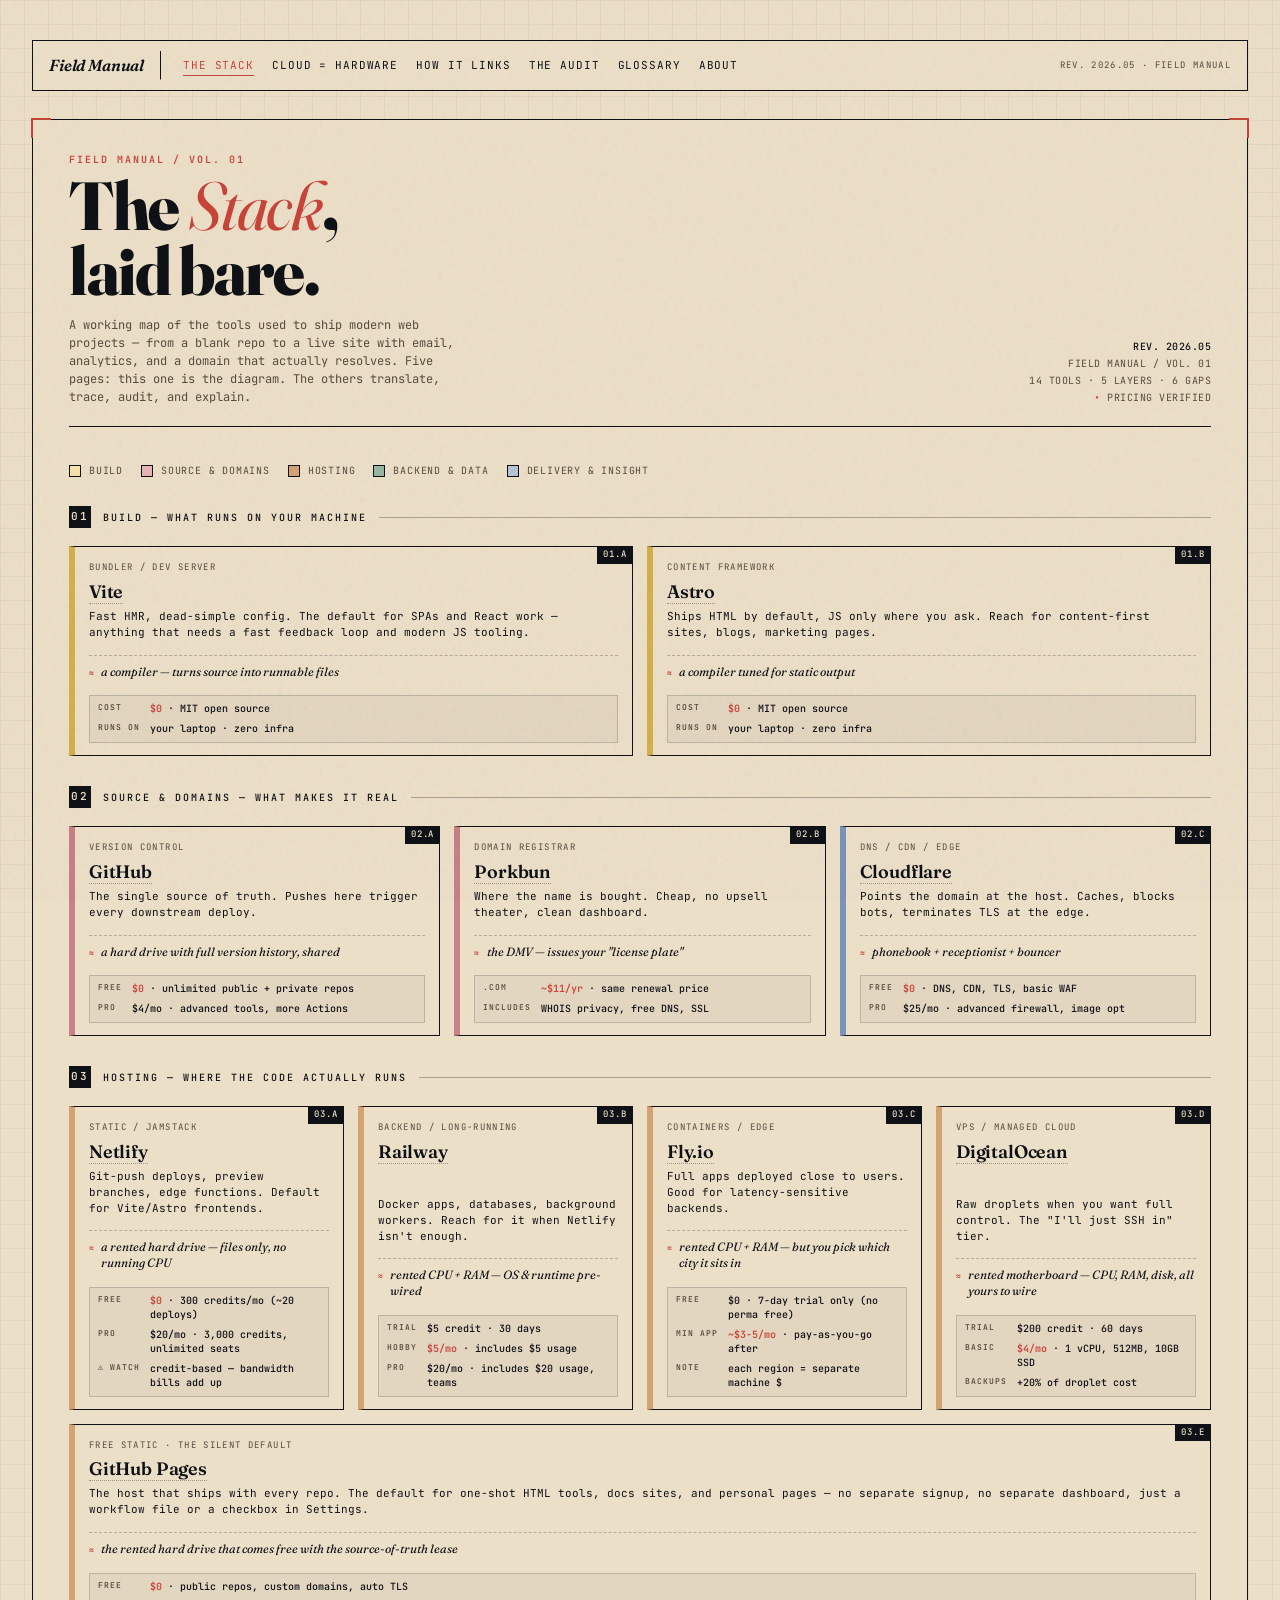
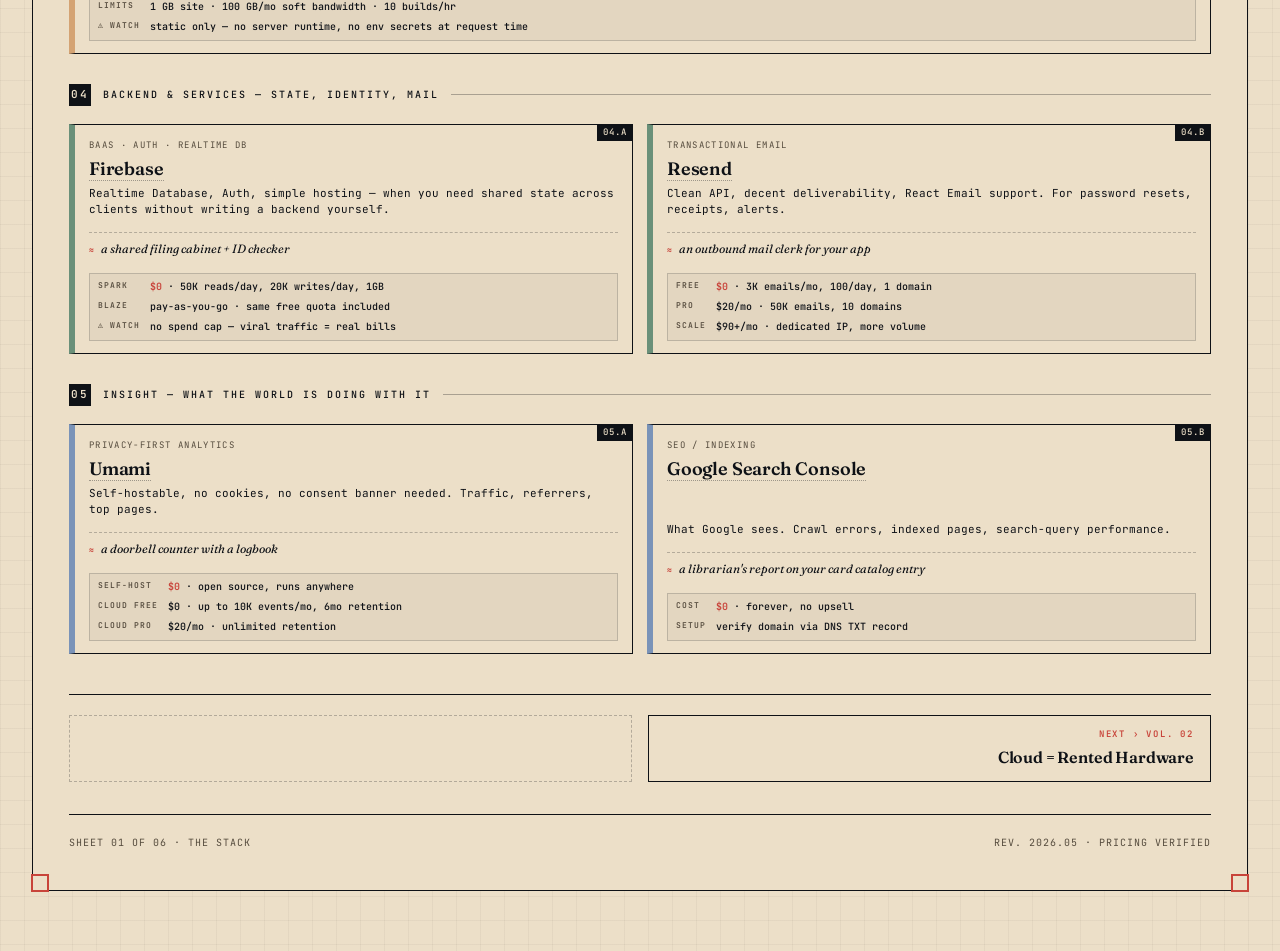
<file: index.html>
<!DOCTYPE html>
<html lang="en">
<head>
<meta charset="UTF-8">
<meta name="viewport" content="width=device-width, initial-scale=1.0">
<title>The Stack &mdash; A Field Manual</title>
<meta name="description" content="A field map of the modern web stack: build, source, hosting, backend, insight. 14 tools across 5 layers, every price verified.">
<link rel="canonical" href="https://flintomm.github.io/web-stack/">
<link rel="icon" href="assets/favicon.svg" type="image/svg+xml">
<meta name="theme-color" content="#ecdfc8">
<meta property="og:type" content="website">
<meta property="og:site_name" content="The Stack">
<meta property="og:title" content="The Stack — The Stack">
<meta property="og:description" content="A field map of the modern web stack: build, source, hosting, backend, insight. 14 tools across 5 layers, every price verified.">
<meta property="og:url" content="https://flintomm.github.io/web-stack/">
<meta property="og:image" content="https://flintomm.github.io/web-stack/assets/og-image.png">
<meta property="og:image:width" content="1200">
<meta property="og:image:height" content="630">
<meta name="twitter:card" content="summary_large_image">
<meta name="twitter:title" content="The Stack — The Stack">
<meta name="twitter:description" content="A field map of the modern web stack. 14 tools across 5 layers, every price verified.">
<meta name="twitter:image" content="https://flintomm.github.io/web-stack/assets/og-image.png">
<link rel="preconnect" href="https://fonts.googleapis.com">
<link rel="preconnect" href="https://fonts.gstatic.com" crossorigin>
<link href="https://fonts.googleapis.com/css2?family=Fraunces:opsz,wght@9..144,400;9..144,600;9..144,800&family=JetBrains+Mono:wght@300;400;500;600&display=swap" rel="stylesheet">
<link rel="stylesheet" href="assets/style.css">
</head>
<body>

<nav class="site-nav">
  <a href="index.html" class="brand">Field Manual</a>
  <a href="index.html" class="current" aria-current="page">The Stack</a>
  <a href="hardware.html">Cloud = Hardware</a>
  <a href="flow.html">How It Links</a>
  <a href="audit.html">The Audit</a>
  <a href="glossary.html">Glossary</a>
  <a href="about.html">About</a>
  <span class="nav-spacer"></span>
  <span class="nav-meta">REV. 2026.05 &middot; FIELD MANUAL</span>
</nav>

<div class="frame">
  <span class="corner-bl"></span>
  <span class="corner-br"></span>

  <header class="header">
    <div class="title-block">
      <div class="eyebrow">Field Manual / Vol. 01</div>
      <h1>The <em>Stack</em>,<br>laid bare.</h1>
      <p class="subtitle">A working map of the tools used to ship modern web projects &mdash; from a blank repo to a live site with email, analytics, and a domain that actually resolves. Five pages: this one is the diagram. The others translate, trace, audit, and explain.</p>
    </div>
    <div class="meta">
      <strong>REV. 2026.05</strong><br>
      FIELD MANUAL / VOL. 01<br>
      14 TOOLS &middot; 5 LAYERS &middot; 6 GAPS<br>
      <span style="color: var(--accent);">&bull;</span> PRICING VERIFIED
    </div>
  </header>

  <div class="legend">
    <div class="legend-item"><span class="swatch sw-build"></span>Build</div>
    <div class="legend-item"><span class="swatch sw-ops"></span>Source &amp; Domains</div>
    <div class="legend-item"><span class="swatch sw-host"></span>Hosting</div>
    <div class="legend-item"><span class="swatch sw-data"></span>Backend &amp; Data</div>
    <div class="legend-item"><span class="swatch sw-edge"></span>Delivery &amp; Insight</div>
  </div>
  <div class="diagram">

    <!-- LAYER 01: BUILD -->
    <div class="layer-label">
      <span class="layer-num">01</span>
      <span>Build — what runs on your machine</span>
      <span class="layer-line"></span>
    </div>

    <div id="node-01a" class="node span-6" data-cat="build">
      <span class="node-num">01.A</span>
      <span class="node-tag">Bundler / Dev Server</span>
      <span class="node-name"><a href="https://vite.dev" target="_blank" rel="noopener">Vite</a></span>
      <p class="node-desc">Fast HMR, dead-simple config. The default for SPAs and React work — anything that needs a fast feedback loop and modern JS tooling.</p>
      <div class="node-trans">
        <span class="node-trans-label">≈</span>
        <span class="node-trans-text">a compiler — turns source into runnable files</span>
      </div>
      <div class="node-price">
        <span class="node-price-label">Cost</span><span class="node-price-val"><strong>$0</strong> · MIT open source</span>
        <span class="node-price-label">Runs on</span><span class="node-price-val">your laptop · zero infra</span>
      </div>
    </div>

    <div id="node-01b" class="node span-6" data-cat="build">
      <span class="node-num">01.B</span>
      <span class="node-tag">Content Framework</span>
      <span class="node-name"><a href="https://astro.build" target="_blank" rel="noopener">Astro</a></span>
      <p class="node-desc">Ships HTML by default, JS only where you ask. Reach for content-first sites, blogs, marketing pages.</p>
      <div class="node-trans">
        <span class="node-trans-label">≈</span>
        <span class="node-trans-text">a compiler tuned for static output</span>
      </div>
      <div class="node-price">
        <span class="node-price-label">Cost</span><span class="node-price-val"><strong>$0</strong> · MIT open source</span>
        <span class="node-price-label">Runs on</span><span class="node-price-val">your laptop · zero infra</span>
      </div>
    </div>

    <!-- LAYER 02: SOURCE & DOMAINS -->
    <div class="layer-label">
      <span class="layer-num">02</span>
      <span>Source &amp; Domains — what makes it real</span>
      <span class="layer-line"></span>
    </div>

    <div id="node-02a" class="node span-4" data-cat="ops">
      <span class="node-num">02.A</span>
      <span class="node-tag">Version Control</span>
      <span class="node-name"><a href="https://github.com" target="_blank" rel="noopener">GitHub</a></span>
      <p class="node-desc">The single source of truth. Pushes here trigger every downstream deploy.</p>
      <div class="node-trans">
        <span class="node-trans-label">≈</span>
        <span class="node-trans-text">a hard drive with full version history, shared</span>
      </div>
      <div class="node-price">
        <span class="node-price-label">Free</span><span class="node-price-val"><strong>$0</strong> · unlimited public + private repos</span>
        <span class="node-price-label">Pro</span><span class="node-price-val">$4/mo · advanced tools, more Actions</span>
      </div>
    </div>

    <div id="node-02b" class="node span-4" data-cat="ops">
      <span class="node-num">02.B</span>
      <span class="node-tag">Domain Registrar</span>
      <span class="node-name"><a href="https://porkbun.com" target="_blank" rel="noopener">Porkbun</a></span>
      <p class="node-desc">Where the name is bought. Cheap, no upsell theater, clean dashboard.</p>
      <div class="node-trans">
        <span class="node-trans-label">≈</span>
        <span class="node-trans-text">the DMV — issues your "license plate"</span>
      </div>
      <div class="node-price">
        <span class="node-price-label">.com</span><span class="node-price-val"><strong>~$11/yr</strong> · same renewal price</span>
        <span class="node-price-label">Includes</span><span class="node-price-val">WHOIS privacy, free DNS, SSL</span>
      </div>
    </div>

    <div id="node-02c" class="node span-4" data-cat="edge">
      <span class="node-num">02.C</span>
      <span class="node-tag">DNS / CDN / Edge</span>
      <span class="node-name"><a href="https://www.cloudflare.com" target="_blank" rel="noopener">Cloudflare</a></span>
      <p class="node-desc">Points the domain at the host. Caches, blocks bots, terminates TLS at the edge.</p>
      <div class="node-trans">
        <span class="node-trans-label">≈</span>
        <span class="node-trans-text">phonebook + receptionist + bouncer</span>
      </div>
      <div class="node-price">
        <span class="node-price-label">Free</span><span class="node-price-val"><strong>$0</strong> · DNS, CDN, TLS, basic WAF</span>
        <span class="node-price-label">Pro</span><span class="node-price-val">$25/mo · advanced firewall, image opt</span>
      </div>
    </div>

    <!-- LAYER 03: HOSTING -->
    <div class="layer-label">
      <span class="layer-num">03</span>
      <span>Hosting — where the code actually runs</span>
      <span class="layer-line"></span>
    </div>

    <div id="node-03a" class="node span-3" data-cat="host">
      <span class="node-num">03.A</span>
      <span class="node-tag">Static / JAMstack</span>
      <span class="node-name"><a href="https://www.netlify.com" target="_blank" rel="noopener">Netlify</a></span>
      <p class="node-desc">Git-push deploys, preview branches, edge functions. Default for Vite/Astro frontends.</p>
      <div class="node-trans">
        <span class="node-trans-label">≈</span>
        <span class="node-trans-text">a rented hard drive — files only, no running CPU</span>
      </div>
      <div class="node-price">
        <span class="node-price-label">Free</span><span class="node-price-val"><strong>$0</strong> · 300 credits/mo (~20 deploys)</span>
        <span class="node-price-label">Pro</span><span class="node-price-val">$20/mo · 3,000 credits, unlimited seats</span>
        <span class="node-price-label">⚠ Watch</span><span class="node-price-val">credit-based — bandwidth bills add up</span>
      </div>
    </div>

    <div id="node-03b" class="node span-3" data-cat="host">
      <span class="node-num">03.B</span>
      <span class="node-tag">Backend / Long-running</span>
      <span class="node-name"><a href="https://railway.com" target="_blank" rel="noopener">Railway</a></span>
      <p class="node-desc">Docker apps, databases, background workers. Reach for it when Netlify isn't enough.</p>
      <div class="node-trans">
        <span class="node-trans-label">≈</span>
        <span class="node-trans-text">rented CPU + RAM — OS &amp; runtime pre-wired</span>
      </div>
      <div class="node-price">
        <span class="node-price-label">Trial</span><span class="node-price-val">$5 credit · 30 days</span>
        <span class="node-price-label">Hobby</span><span class="node-price-val"><strong>$5/mo</strong> · includes $5 usage</span>
        <span class="node-price-label">Pro</span><span class="node-price-val">$20/mo · includes $20 usage, teams</span>
      </div>
    </div>

    <div id="node-03c" class="node span-3" data-cat="host">
      <span class="node-num">03.C</span>
      <span class="node-tag">Containers / Edge</span>
      <span class="node-name"><a href="https://fly.io" target="_blank" rel="noopener">Fly.io</a></span>
      <p class="node-desc">Full apps deployed close to users. Good for latency-sensitive backends.</p>
      <div class="node-trans">
        <span class="node-trans-label">≈</span>
        <span class="node-trans-text">rented CPU + RAM — but you pick which city it sits in</span>
      </div>
      <div class="node-price">
        <span class="node-price-label">Free</span><span class="node-price-val">$0 · 7-day trial only (no perma free)</span>
        <span class="node-price-label">Min app</span><span class="node-price-val"><strong>~$3-5/mo</strong> · pay-as-you-go after</span>
        <span class="node-price-label">Note</span><span class="node-price-val">each region = separate machine $</span>
      </div>
    </div>

    <div id="node-03d" class="node span-3" data-cat="host">
      <span class="node-num">03.D</span>
      <span class="node-tag">VPS / Managed Cloud</span>
      <span class="node-name"><a href="https://www.digitalocean.com" target="_blank" rel="noopener">DigitalOcean</a></span>
      <p class="node-desc">Raw droplets when you want full control. The "I'll just SSH in" tier.</p>
      <div class="node-trans">
        <span class="node-trans-label">≈</span>
        <span class="node-trans-text">rented motherboard — CPU, RAM, disk, all yours to wire</span>
      </div>
      <div class="node-price">
        <span class="node-price-label">Trial</span><span class="node-price-val">$200 credit · 60 days</span>
        <span class="node-price-label">Basic</span><span class="node-price-val"><strong>$4/mo</strong> · 1 vCPU, 512MB, 10GB SSD</span>
        <span class="node-price-label">Backups</span><span class="node-price-val">+20% of droplet cost</span>
      </div>
    </div>

    <div id="node-03e" class="node span-12" data-cat="host">
      <span class="node-num">03.E</span>
      <span class="node-tag">Free Static · The Silent Default</span>
      <span class="node-name"><a href="https://pages.github.com" target="_blank" rel="noopener">GitHub Pages</a></span>
      <p class="node-desc">The host that ships with every repo. The default for one-shot HTML tools, docs sites, and personal pages — no separate signup, no separate dashboard, just a workflow file or a checkbox in Settings.</p>
      <div class="node-trans">
        <span class="node-trans-label">≈</span>
        <span class="node-trans-text">the rented hard drive that comes free with the source-of-truth lease</span>
      </div>
      <div class="node-price">
        <span class="node-price-label">Free</span><span class="node-price-val"><strong>$0</strong> · public repos, custom domains, auto TLS</span>
        <span class="node-price-label">Limits</span><span class="node-price-val">1 GB site · 100 GB/mo soft bandwidth · 10 builds/hr</span>
        <span class="node-price-label">⚠ Watch</span><span class="node-price-val">static only — no server runtime, no env secrets at request time</span>
      </div>
    </div>

    <!-- LAYER 04: DATA & SERVICES -->
    <div class="layer-label">
      <span class="layer-num">04</span>
      <span>Backend &amp; Services — state, identity, mail</span>
      <span class="layer-line"></span>
    </div>

    <div id="node-04a" class="node span-6" data-cat="data">
      <span class="node-num">04.A</span>
      <span class="node-tag">BaaS · Auth · Realtime DB</span>
      <span class="node-name"><a href="https://firebase.google.com" target="_blank" rel="noopener">Firebase</a></span>
      <p class="node-desc">Realtime Database, Auth, simple hosting — when you need shared state across clients without writing a backend yourself.</p>
      <div class="node-trans">
        <span class="node-trans-label">≈</span>
        <span class="node-trans-text">a shared filing cabinet + ID checker</span>
      </div>
      <div class="node-price">
        <span class="node-price-label">Spark</span><span class="node-price-val"><strong>$0</strong> · 50K reads/day, 20K writes/day, 1GB</span>
        <span class="node-price-label">Blaze</span><span class="node-price-val">pay-as-you-go · same free quota included</span>
        <span class="node-price-label">⚠ Watch</span><span class="node-price-val">no spend cap — viral traffic = real bills</span>
      </div>
    </div>

    <div id="node-04b" class="node span-6" data-cat="data">
      <span class="node-num">04.B</span>
      <span class="node-tag">Transactional Email</span>
      <span class="node-name"><a href="https://resend.com" target="_blank" rel="noopener">Resend</a></span>
      <p class="node-desc">Clean API, decent deliverability, React Email support. For password resets, receipts, alerts.</p>
      <div class="node-trans">
        <span class="node-trans-label">≈</span>
        <span class="node-trans-text">an outbound mail clerk for your app</span>
      </div>
      <div class="node-price">
        <span class="node-price-label">Free</span><span class="node-price-val"><strong>$0</strong> · 3K emails/mo, 100/day, 1 domain</span>
        <span class="node-price-label">Pro</span><span class="node-price-val">$20/mo · 50K emails, 10 domains</span>
        <span class="node-price-label">Scale</span><span class="node-price-val">$90+/mo · dedicated IP, more volume</span>
      </div>
    </div>

    <!-- LAYER 05: INSIGHT -->
    <div class="layer-label">
      <span class="layer-num">05</span>
      <span>Insight — what the world is doing with it</span>
      <span class="layer-line"></span>
    </div>

    <div id="node-05a" class="node span-6" data-cat="edge">
      <span class="node-num">05.A</span>
      <span class="node-tag">Privacy-first Analytics</span>
      <span class="node-name"><a href="https://umami.is" target="_blank" rel="noopener">Umami</a></span>
      <p class="node-desc">Self-hostable, no cookies, no consent banner needed. Traffic, referrers, top pages.</p>
      <div class="node-trans">
        <span class="node-trans-label">≈</span>
        <span class="node-trans-text">a doorbell counter with a logbook</span>
      </div>
      <div class="node-price">
        <span class="node-price-label">Self-host</span><span class="node-price-val"><strong>$0</strong> · open source, runs anywhere</span>
        <span class="node-price-label">Cloud Free</span><span class="node-price-val">$0 · up to 10K events/mo, 6mo retention</span>
        <span class="node-price-label">Cloud Pro</span><span class="node-price-val">$20/mo · unlimited retention</span>
      </div>
    </div>

    <div id="node-05b" class="node span-6" data-cat="edge">
      <span class="node-num">05.B</span>
      <span class="node-tag">SEO / Indexing</span>
      <span class="node-name"><a href="https://search.google.com/search-console/about" target="_blank" rel="noopener">Google Search Console</a></span>
      <p class="node-desc">What Google sees. Crawl errors, indexed pages, search-query performance.</p>
      <div class="node-trans">
        <span class="node-trans-label">≈</span>
        <span class="node-trans-text">a librarian's report on your card catalog entry</span>
      </div>
      <div class="node-price">
        <span class="node-price-label">Cost</span><span class="node-price-val"><strong>$0</strong> · forever, no upsell</span>
        <span class="node-price-label">Setup</span><span class="node-price-val">verify domain via DNS TXT record</span>
      </div>
    </div>

  </div>

  <nav class="volume-nav" aria-label="Field manual navigation">
    <span class="vn-placeholder"></span>
    <a class="vn-next" href="hardware.html">
      <span class="vn-dir">Next &rsaquo; Vol. 02</span>
      <span class="vn-title">Cloud = Rented Hardware</span>
    </a>
  </nav>

  <footer class="footer">
    <span>SHEET 01 OF 06 &middot; THE STACK</span>
    <span>REV. 2026.05 &middot; PRICING VERIFIED</span>
  </footer>

</div>

</body>
</html>
</file>
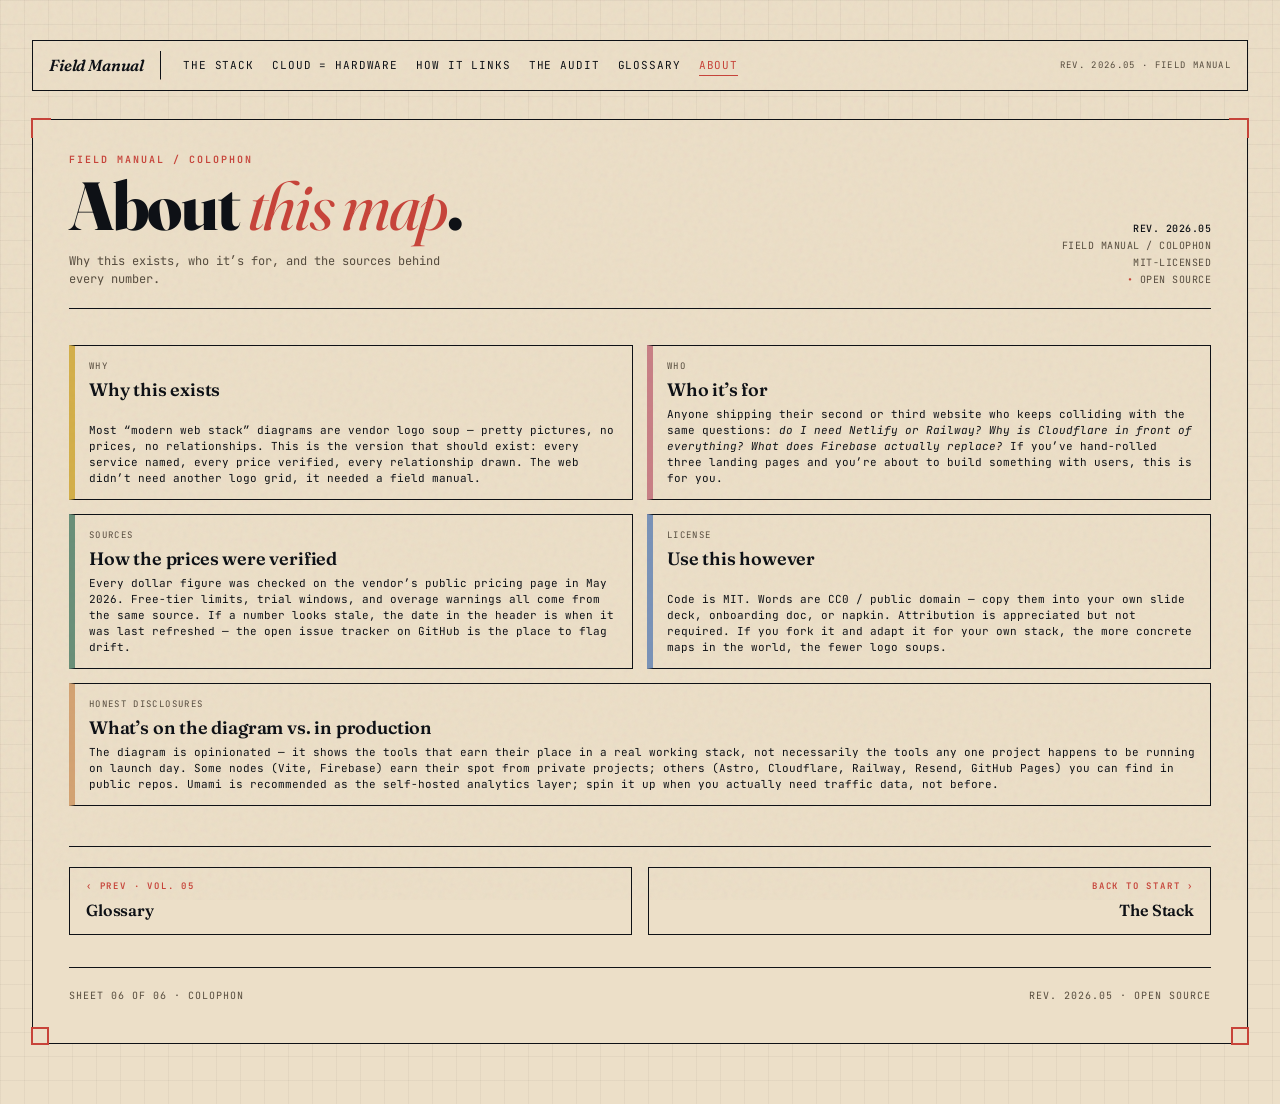
<file: about.html>
<!DOCTYPE html>
<html lang="en">
<head>
<meta charset="UTF-8">
<meta name="viewport" content="width=device-width, initial-scale=1.0">
<title>About &mdash; A Field Manual</title>
<meta name="description" content="Why this stack map exists, who it's for, how the numbers were checked, and what's aspirational vs. shipped.">
<link rel="canonical" href="https://flintomm.github.io/web-stack/about.html">
<link rel="icon" href="assets/favicon.svg" type="image/svg+xml">
<meta name="theme-color" content="#ecdfc8">
<meta property="og:type" content="website">
<meta property="og:site_name" content="The Stack">
<meta property="og:title" content="About — The Stack">
<meta property="og:description" content="Why this stack map exists, who it's for, how the numbers were checked, and what's aspirational vs. shipped.">
<meta property="og:url" content="https://flintomm.github.io/web-stack/about.html">
<meta property="og:image" content="https://flintomm.github.io/web-stack/assets/og-image.png">
<meta property="og:image:width" content="1200">
<meta property="og:image:height" content="630">
<meta name="twitter:card" content="summary_large_image">
<meta name="twitter:title" content="About — The Stack">
<meta name="twitter:description" content="Why this stack map exists, who it's for, and how the numbers were checked.">
<meta name="twitter:image" content="https://flintomm.github.io/web-stack/assets/og-image.png">
<link rel="preconnect" href="https://fonts.googleapis.com">
<link rel="preconnect" href="https://fonts.gstatic.com" crossorigin>
<link href="https://fonts.googleapis.com/css2?family=Fraunces:opsz,wght@9..144,400;9..144,600;9..144,800&family=JetBrains+Mono:wght@300;400;500;600&display=swap" rel="stylesheet">
<link rel="stylesheet" href="assets/style.css">
</head>
<body>

<nav class="site-nav">
  <a href="index.html" class="brand">Field Manual</a>
  <a href="index.html">The Stack</a>
  <a href="hardware.html">Cloud = Hardware</a>
  <a href="flow.html">How It Links</a>
  <a href="audit.html">The Audit</a>
  <a href="glossary.html">Glossary</a>
  <a href="about.html" class="current" aria-current="page">About</a>
  <span class="nav-spacer"></span>
  <span class="nav-meta">REV. 2026.05 &middot; FIELD MANUAL</span>
</nav>

<div class="frame">
  <span class="corner-bl"></span>
  <span class="corner-br"></span>

  <header class="header">
    <div class="title-block">
      <div class="eyebrow">Field Manual / Colophon</div>
      <h1>About <em>this map</em>.</h1>
      <p class="subtitle">Why this exists, who it&rsquo;s for, and the sources behind every number.</p>
    </div>
    <div class="meta">
      <strong>REV. 2026.05</strong><br>
      FIELD MANUAL / COLOPHON<br>
      MIT-LICENSED<br>
      <span style="color: var(--accent);">&bull;</span> OPEN SOURCE
    </div>
  </header>

  <div class="diagram">

    <div class="node span-6" data-cat="build">
      <span class="node-tag">Why</span>
      <span class="node-name">Why this exists</span>
      <p class="node-desc">Most &ldquo;modern web stack&rdquo; diagrams are vendor logo soup &mdash; pretty pictures, no prices, no relationships. This is the version that should exist: every service named, every price verified, every relationship drawn. The web didn&rsquo;t need another logo grid, it needed a field manual.</p>
    </div>

    <div class="node span-6" data-cat="ops">
      <span class="node-tag">Who</span>
      <span class="node-name">Who it&rsquo;s for</span>
      <p class="node-desc">Anyone shipping their second or third website who keeps colliding with the same questions: <em>do I need Netlify or Railway? Why is Cloudflare in front of everything? What does Firebase actually replace?</em> If you&rsquo;ve hand-rolled three landing pages and you&rsquo;re about to build something with users, this is for you.</p>
    </div>

    <div class="node span-6" data-cat="data">
      <span class="node-tag">Sources</span>
      <span class="node-name">How the prices were verified</span>
      <p class="node-desc">Every dollar figure was checked on the vendor&rsquo;s public pricing page in May 2026. Free-tier limits, trial windows, and overage warnings all come from the same source. If a number looks stale, the date in the header is when it was last refreshed &mdash; the open issue tracker on GitHub is the place to flag drift.</p>
    </div>

    <div class="node span-6" data-cat="edge">
      <span class="node-tag">License</span>
      <span class="node-name">Use this however</span>
      <p class="node-desc">Code is MIT. Words are CC0 / public domain &mdash; copy them into your own slide deck, onboarding doc, or napkin. Attribution is appreciated but not required. If you fork it and adapt it for your own stack, the more concrete maps in the world, the fewer logo soups.</p>
    </div>

    <div class="node span-12" data-cat="host">
      <span class="node-tag">Honest disclosures</span>
      <span class="node-name">What&rsquo;s on the diagram vs. in production</span>
      <p class="node-desc">The diagram is opinionated &mdash; it shows the tools that earn their place in a real working stack, not necessarily the tools any one project happens to be running on launch day. Some nodes (Vite, Firebase) earn their spot from private projects; others (Astro, Cloudflare, Railway, Resend, GitHub Pages) you can find in public repos. Umami is recommended as the self-hosted analytics layer; spin it up when you actually need traffic data, not before.</p>
    </div>

  </div>

  <nav class="volume-nav" aria-label="Field manual navigation">
    <a class="vn-prev" href="glossary.html">
      <span class="vn-dir">&lsaquo; Prev &middot; Vol. 05</span>
      <span class="vn-title">Glossary</span>
    </a>
    <a class="vn-next" href="index.html">
      <span class="vn-dir">Back to start &rsaquo;</span>
      <span class="vn-title">The Stack</span>
    </a>
  </nav>

  <footer class="footer">
    <span>SHEET 06 OF 06 &middot; COLOPHON</span>
    <span>REV. 2026.05 &middot; OPEN SOURCE</span>
  </footer>

</div>

</body>
</html>
</file>
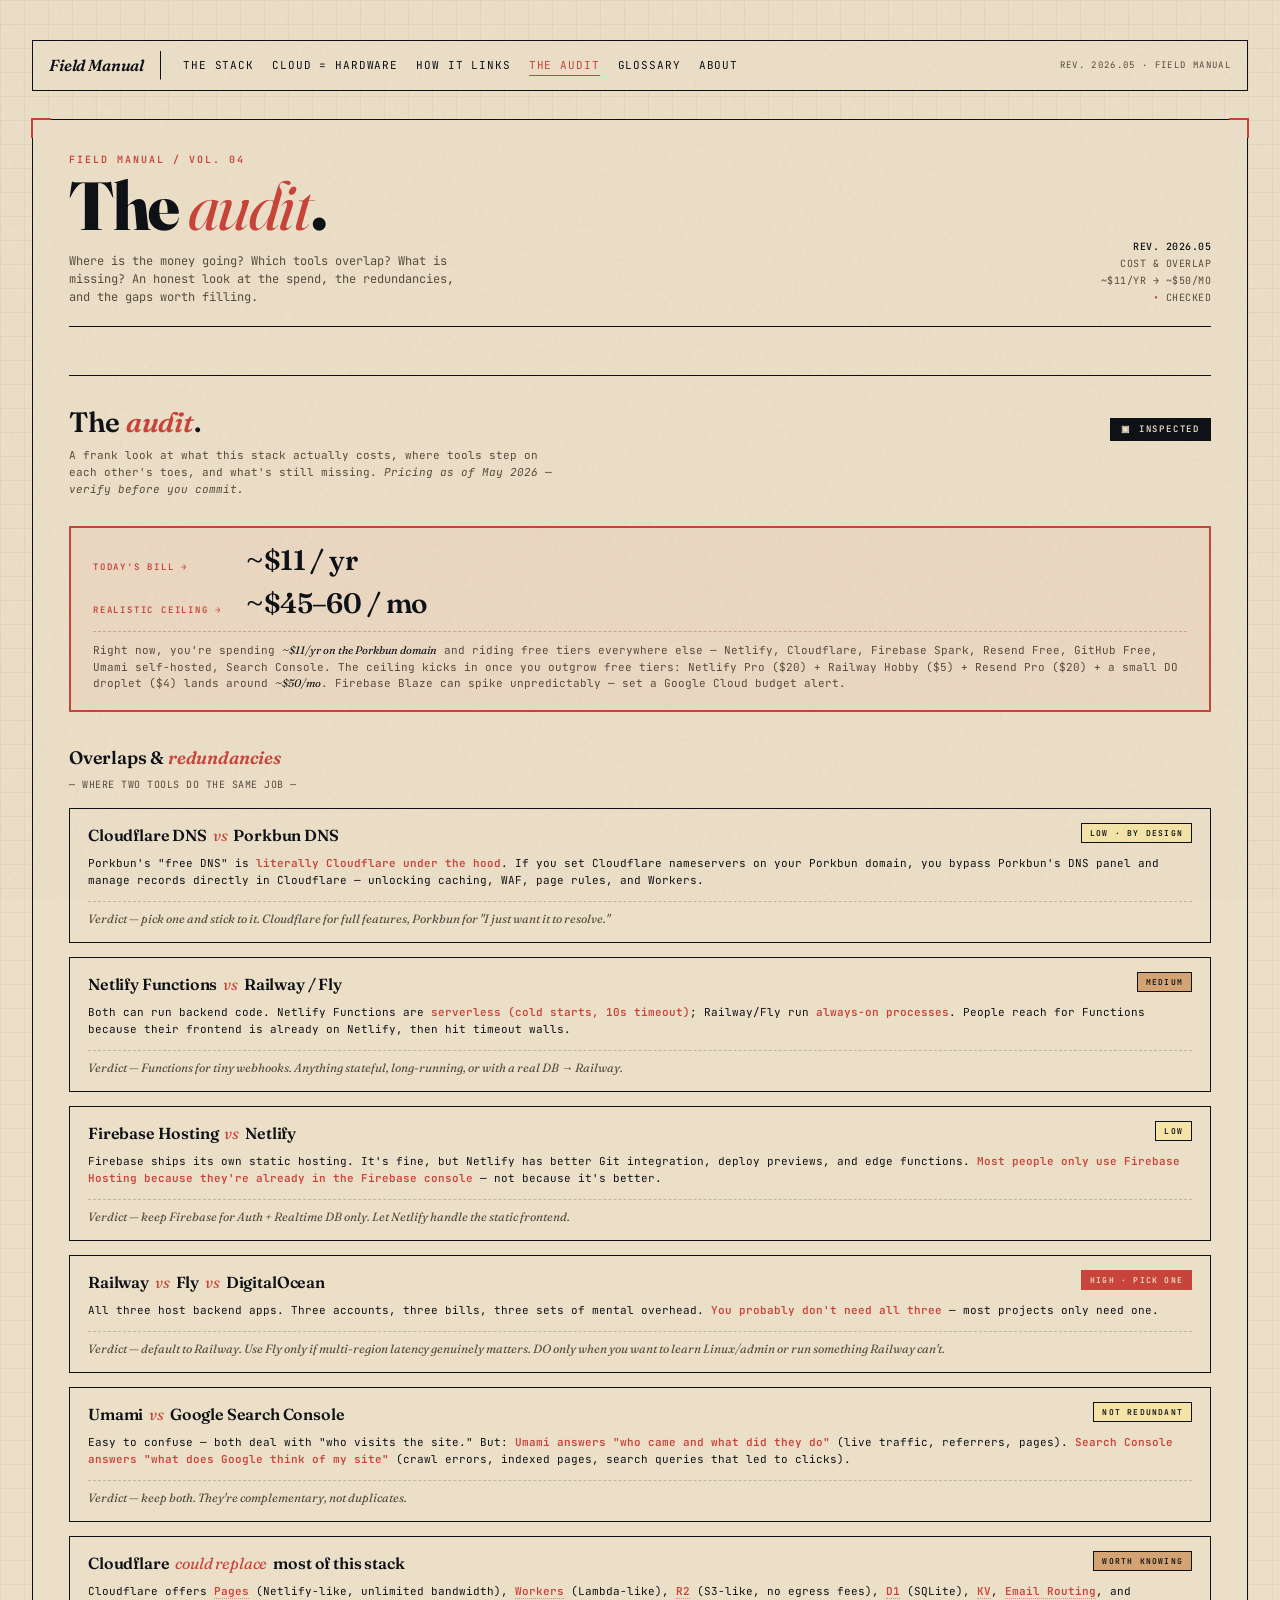
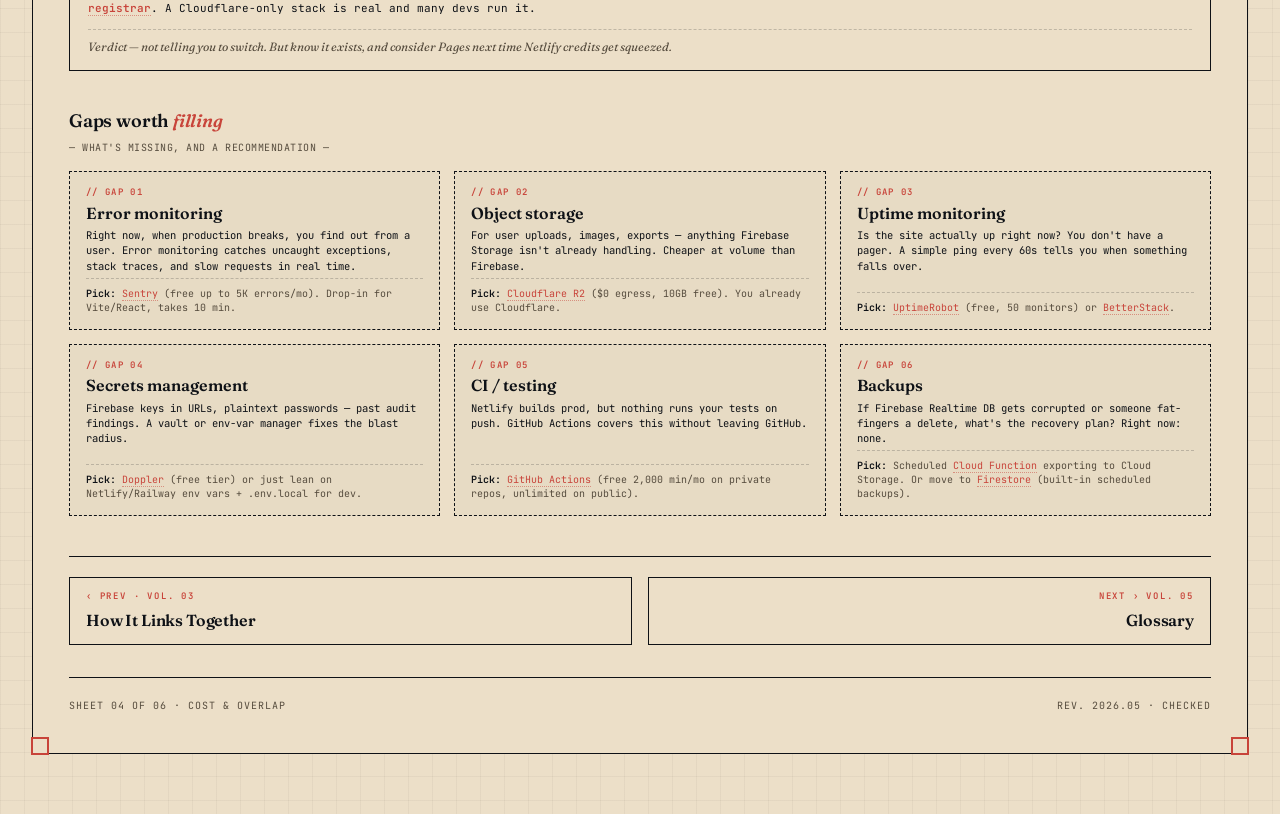
<file: audit.html>
<!DOCTYPE html>
<html lang="en">
<head>
<meta charset="UTF-8">
<meta name="viewport" content="width=device-width, initial-scale=1.0">
<title>The Audit &mdash; A Field Manual</title>
<meta name="description" content="Honest look at the spend, the overlaps, and the gaps in the stack.">
<link rel="canonical" href="https://flintomm.github.io/web-stack/audit.html">
<link rel="icon" href="assets/favicon.svg" type="image/svg+xml">
<meta name="theme-color" content="#ecdfc8">
<meta property="og:type" content="website">
<meta property="og:site_name" content="The Stack">
<meta property="og:title" content="The Audit — The Stack">
<meta property="og:description" content="Honest look at the spend, the overlaps, and the gaps in the stack.">
<meta property="og:url" content="https://flintomm.github.io/web-stack/audit.html">
<meta property="og:image" content="https://flintomm.github.io/web-stack/assets/og-image.png">
<meta property="og:image:width" content="1200">
<meta property="og:image:height" content="630">
<meta name="twitter:card" content="summary_large_image">
<meta name="twitter:title" content="The Audit — The Stack">
<meta name="twitter:description" content="Honest look at the spend, the overlaps, and the gaps in the stack.">
<meta name="twitter:image" content="https://flintomm.github.io/web-stack/assets/og-image.png">
<link rel="preconnect" href="https://fonts.googleapis.com">
<link rel="preconnect" href="https://fonts.gstatic.com" crossorigin>
<link href="https://fonts.googleapis.com/css2?family=Fraunces:opsz,wght@9..144,400;9..144,600;9..144,800&family=JetBrains+Mono:wght@300;400;500;600&display=swap" rel="stylesheet">
<link rel="stylesheet" href="assets/style.css">
</head>
<body>

<nav class="site-nav">
  <a href="index.html" class="brand">Field Manual</a>
  <a href="index.html">The Stack</a>
  <a href="hardware.html">Cloud = Hardware</a>
  <a href="flow.html">How It Links</a>
  <a href="audit.html" class="current" aria-current="page">The Audit</a>
  <a href="glossary.html">Glossary</a>
  <a href="about.html">About</a>
  <span class="nav-spacer"></span>
  <span class="nav-meta">REV. 2026.05 &middot; FIELD MANUAL</span>
</nav>

<div class="frame">
  <span class="corner-bl"></span>
  <span class="corner-br"></span>

  <header class="header">
    <div class="title-block">
      <div class="eyebrow">Field Manual / Vol. 04</div>
      <h1>The <em>audit</em>.</h1>
      <p class="subtitle">Where is the money going? Which tools overlap? What is missing? An honest look at the spend, the redundancies, and the gaps worth filling.</p>
    </div>
    <div class="meta">
      <strong>REV. 2026.05</strong><br>
      COST &amp; OVERLAP<br>
      ~$11/YR &rarr; ~$50/MO<br>
      <span style="color: var(--accent);">&bull;</span> CHECKED
    </div>
  </header>
  <section class="audit">
    <div class="audit-head">
      <h2 class="audit-title">The <em>audit</em>.</h2>
      <span class="audit-stamp">▣ INSPECTED</span>
    </div>
    <p class="audit-sub">A frank look at what this stack actually costs, where tools step on each other's toes, and what's still missing. <em>Pricing as of May 2026 — verify before you commit.</em></p>

    <!-- TOTAL COST -->
    <div class="audit-total">
      <span class="audit-total-label">Today's bill →</span>
      <span class="audit-total-val">~$11 / yr</span>
      <span class="audit-total-label">Realistic ceiling →</span>
      <span class="audit-total-val">~$45–60 / mo</span>
      <p class="audit-total-note">Right now, you're spending <em>~$11/yr on the Porkbun domain</em> and riding free tiers everywhere else — Netlify, Cloudflare, Firebase Spark, Resend Free, GitHub Free, Umami self-hosted, Search Console. The ceiling kicks in once you outgrow free tiers: Netlify Pro ($20) + Railway Hobby ($5) + Resend Pro ($20) + a small DO droplet ($4) lands around <em>~$50/mo</em>. Firebase Blaze can spike unpredictably — set a Google Cloud budget alert.</p>
    </div>

    <!-- OVERLAPS -->
    <div class="overlap-section">
      <h3 class="audit-h3">Overlaps &amp; <em>redundancies</em></h3>
      <p class="audit-h3-sub">— where two tools do the same job —</p>

      <div class="overlap-list">

        <div class="overlap-card">
          <span class="overlap-tools">Cloudflare DNS<span class="vs">vs</span>Porkbun DNS</span>
          <span class="overlap-severity low">LOW · BY DESIGN</span>
          <p class="overlap-desc">Porkbun's "free DNS" is <strong>literally Cloudflare under the hood</strong>. If you set Cloudflare nameservers on your Porkbun domain, you bypass Porkbun's DNS panel and manage records directly in Cloudflare — unlocking caching, WAF, page rules, and Workers.</p>
          <p class="overlap-verdict">Verdict — pick one and stick to it. Cloudflare for full features, Porkbun for "I just want it to resolve."</p>
        </div>

        <div class="overlap-card">
          <span class="overlap-tools">Netlify Functions<span class="vs">vs</span>Railway / Fly</span>
          <span class="overlap-severity med">MEDIUM</span>
          <p class="overlap-desc">Both can run backend code. Netlify Functions are <strong>serverless (cold starts, 10s timeout)</strong>; Railway/Fly run <strong>always-on processes</strong>. People reach for Functions because their frontend is already on Netlify, then hit timeout walls.</p>
          <p class="overlap-verdict">Verdict — Functions for tiny webhooks. Anything stateful, long-running, or with a real DB → Railway.</p>
        </div>

        <div class="overlap-card">
          <span class="overlap-tools">Firebase Hosting<span class="vs">vs</span>Netlify</span>
          <span class="overlap-severity low">LOW</span>
          <p class="overlap-desc">Firebase ships its own static hosting. It's fine, but Netlify has better Git integration, deploy previews, and edge functions. <strong>Most people only use Firebase Hosting because they're already in the Firebase console</strong> — not because it's better.</p>
          <p class="overlap-verdict">Verdict — keep Firebase for Auth + Realtime DB only. Let Netlify handle the static frontend.</p>
        </div>

        <div class="overlap-card">
          <span class="overlap-tools">Railway<span class="vs">vs</span>Fly<span class="vs">vs</span>DigitalOcean</span>
          <span class="overlap-severity high">HIGH · PICK ONE</span>
          <p class="overlap-desc">All three host backend apps. Three accounts, three bills, three sets of mental overhead. <strong>You probably don't need all three</strong> — most projects only need one.</p>
          <p class="overlap-verdict">Verdict — default to Railway. Use Fly only if multi-region latency genuinely matters. DO only when you want to learn Linux/admin or run something Railway can't.</p>
        </div>

        <div class="overlap-card">
          <span class="overlap-tools">Umami<span class="vs">vs</span>Google Search Console</span>
          <span class="overlap-severity low">NOT REDUNDANT</span>
          <p class="overlap-desc">Easy to confuse — both deal with "who visits the site." But: <strong>Umami answers "who came and what did they do"</strong> (live traffic, referrers, pages). <strong>Search Console answers "what does Google think of my site"</strong> (crawl errors, indexed pages, search queries that led to clicks).</p>
          <p class="overlap-verdict">Verdict — keep both. They're complementary, not duplicates.</p>
        </div>

        <div class="overlap-card">
          <span class="overlap-tools">Cloudflare<span class="vs">could replace</span>most of this stack</span>
          <span class="overlap-severity med">WORTH KNOWING</span>
          <p class="overlap-desc">Cloudflare offers <a href="https://pages.cloudflare.com" target="_blank" rel="noopener"><strong>Pages</strong></a> (Netlify-like, unlimited bandwidth), <a href="https://workers.cloudflare.com" target="_blank" rel="noopener"><strong>Workers</strong></a> (Lambda-like), <a href="https://www.cloudflare.com/products/r2/" target="_blank" rel="noopener"><strong>R2</strong></a> (S3-like, no egress fees), <a href="https://developers.cloudflare.com/d1/" target="_blank" rel="noopener"><strong>D1</strong></a> (SQLite), <a href="https://developers.cloudflare.com/kv/" target="_blank" rel="noopener"><strong>KV</strong></a>, <a href="https://www.cloudflare.com/products/email-routing/" target="_blank" rel="noopener"><strong>Email Routing</strong></a>, and <a href="https://www.cloudflare.com/products/registrar/" target="_blank" rel="noopener"><strong>registrar</strong></a>. A Cloudflare-only stack is real and many devs run it.</p>
          <p class="overlap-verdict">Verdict — not telling you to switch. But know it exists, and consider Pages next time Netlify credits get squeezed.</p>
        </div>

      </div>
    </div>

    <!-- GAPS -->
    <div class="overlap-section">
      <h3 class="audit-h3">Gaps worth <em>filling</em></h3>
      <p class="audit-h3-sub">— what's missing, and a recommendation —</p>

      <div class="gaps-grid">

        <div class="gap-card">
          <span class="gap-tag">// gap 01</span>
          <span class="gap-name">Error monitoring</span>
          <p class="gap-desc">Right now, when production breaks, you find out from a user. Error monitoring catches uncaught exceptions, stack traces, and slow requests in real time.</p>
          <span class="gap-pick"><strong>Pick:</strong> <a href="https://sentry.io" target="_blank" rel="noopener">Sentry</a> (free up to 5K errors/mo). Drop-in for Vite/React, takes 10 min.</span>
        </div>

        <div class="gap-card">
          <span class="gap-tag">// gap 02</span>
          <span class="gap-name">Object storage</span>
          <p class="gap-desc">For user uploads, images, exports — anything Firebase Storage isn't already handling. Cheaper at volume than Firebase.</p>
          <span class="gap-pick"><strong>Pick:</strong> <a href="https://www.cloudflare.com/products/r2/" target="_blank" rel="noopener">Cloudflare R2</a> ($0 egress, 10GB free). You already use Cloudflare.</span>
        </div>

        <div class="gap-card">
          <span class="gap-tag">// gap 03</span>
          <span class="gap-name">Uptime monitoring</span>
          <p class="gap-desc">Is the site actually up right now? You don't have a pager. A simple ping every 60s tells you when something falls over.</p>
          <span class="gap-pick"><strong>Pick:</strong> <a href="https://uptimerobot.com" target="_blank" rel="noopener">UptimeRobot</a> (free, 50 monitors) or <a href="https://betterstack.com" target="_blank" rel="noopener">BetterStack</a>.</span>
        </div>

        <div class="gap-card">
          <span class="gap-tag">// gap 04</span>
          <span class="gap-name">Secrets management</span>
          <p class="gap-desc">Firebase keys in URLs, plaintext passwords — past audit findings. A vault or env-var manager fixes the blast radius.</p>
          <span class="gap-pick"><strong>Pick:</strong> <a href="https://www.doppler.com" target="_blank" rel="noopener">Doppler</a> (free tier) or just lean on Netlify/Railway env vars + .env.local for dev.</span>
        </div>

        <div class="gap-card">
          <span class="gap-tag">// gap 05</span>
          <span class="gap-name">CI / testing</span>
          <p class="gap-desc">Netlify builds prod, but nothing runs your tests on push. GitHub Actions covers this without leaving GitHub.</p>
          <span class="gap-pick"><strong>Pick:</strong> <a href="https://github.com/features/actions" target="_blank" rel="noopener">GitHub Actions</a> (free 2,000 min/mo on private repos, unlimited on public).</span>
        </div>

        <div class="gap-card">
          <span class="gap-tag">// gap 06</span>
          <span class="gap-name">Backups</span>
          <p class="gap-desc">If Firebase Realtime DB gets corrupted or someone fat-fingers a delete, what's the recovery plan? Right now: none.</p>
          <span class="gap-pick"><strong>Pick:</strong> Scheduled <a href="https://firebase.google.com/docs/functions" target="_blank" rel="noopener">Cloud Function</a> exporting to Cloud Storage. Or move to <a href="https://firebase.google.com/docs/firestore" target="_blank" rel="noopener">Firestore</a> (built-in scheduled backups).</span>
        </div>

      </div>
    </div>

  </section>

  <nav class="volume-nav" aria-label="Field manual navigation">
    <a class="vn-prev" href="flow.html">
      <span class="vn-dir">&lsaquo; Prev &middot; Vol. 03</span>
      <span class="vn-title">How It Links Together</span>
    </a>
    <a class="vn-next" href="glossary.html">
      <span class="vn-dir">Next &rsaquo; Vol. 05</span>
      <span class="vn-title">Glossary</span>
    </a>
  </nav>

  <footer class="footer">
    <span>SHEET 04 OF 06 &middot; COST &amp; OVERLAP</span>
    <span>REV. 2026.05 &middot; CHECKED</span>
  </footer>

</div>

</body>
</html>
</file>
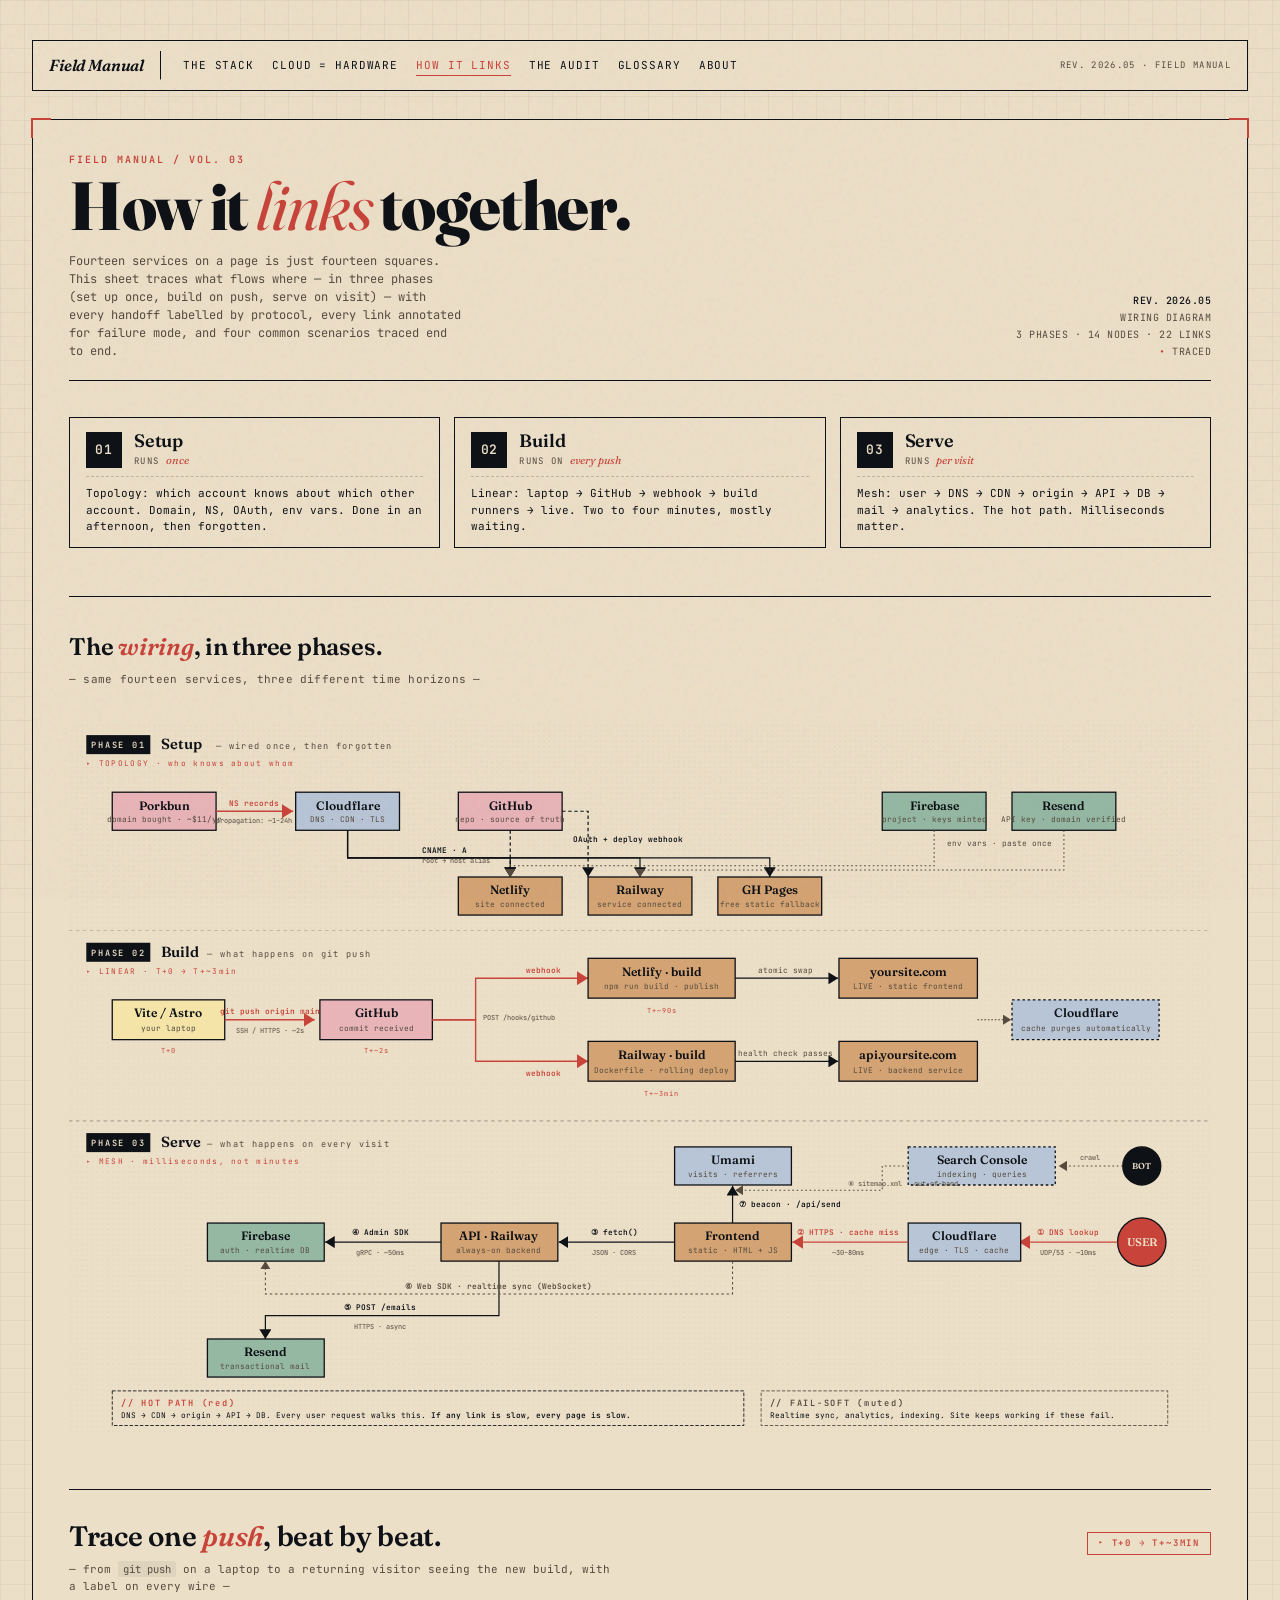
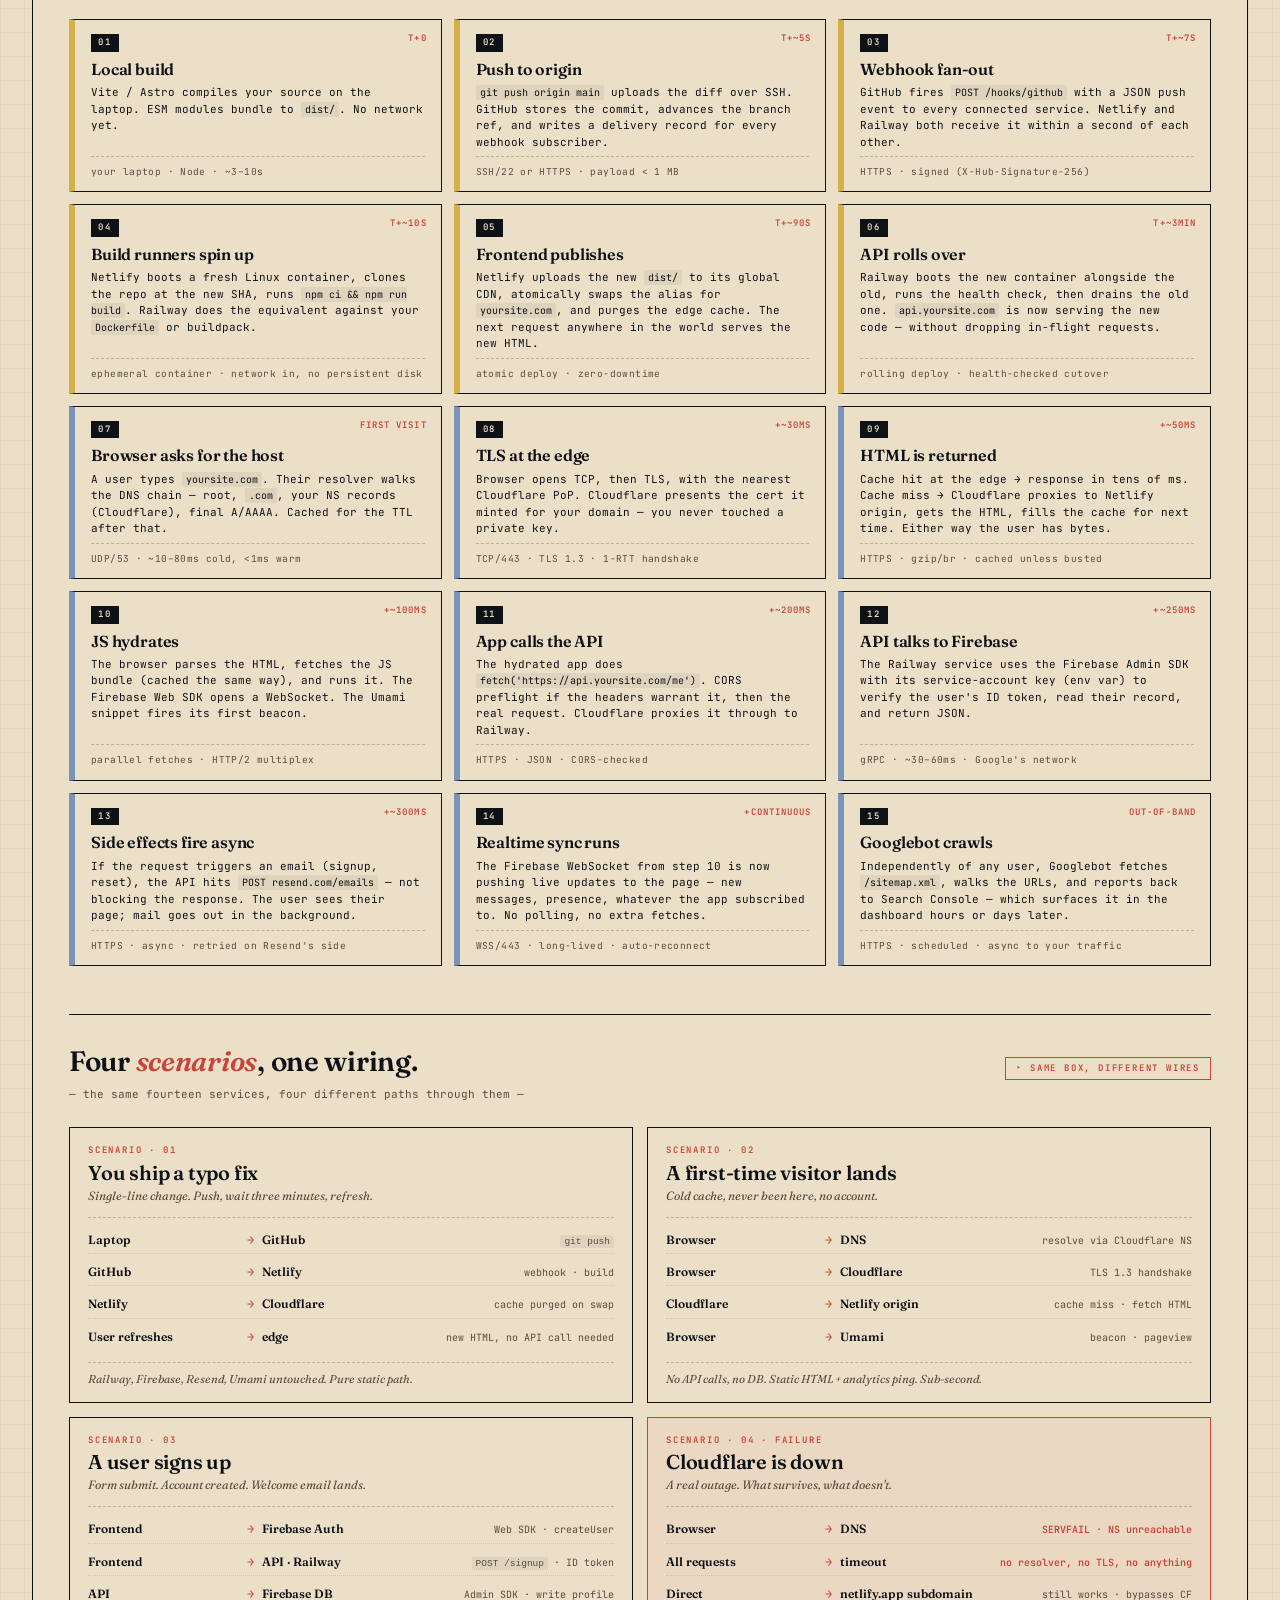
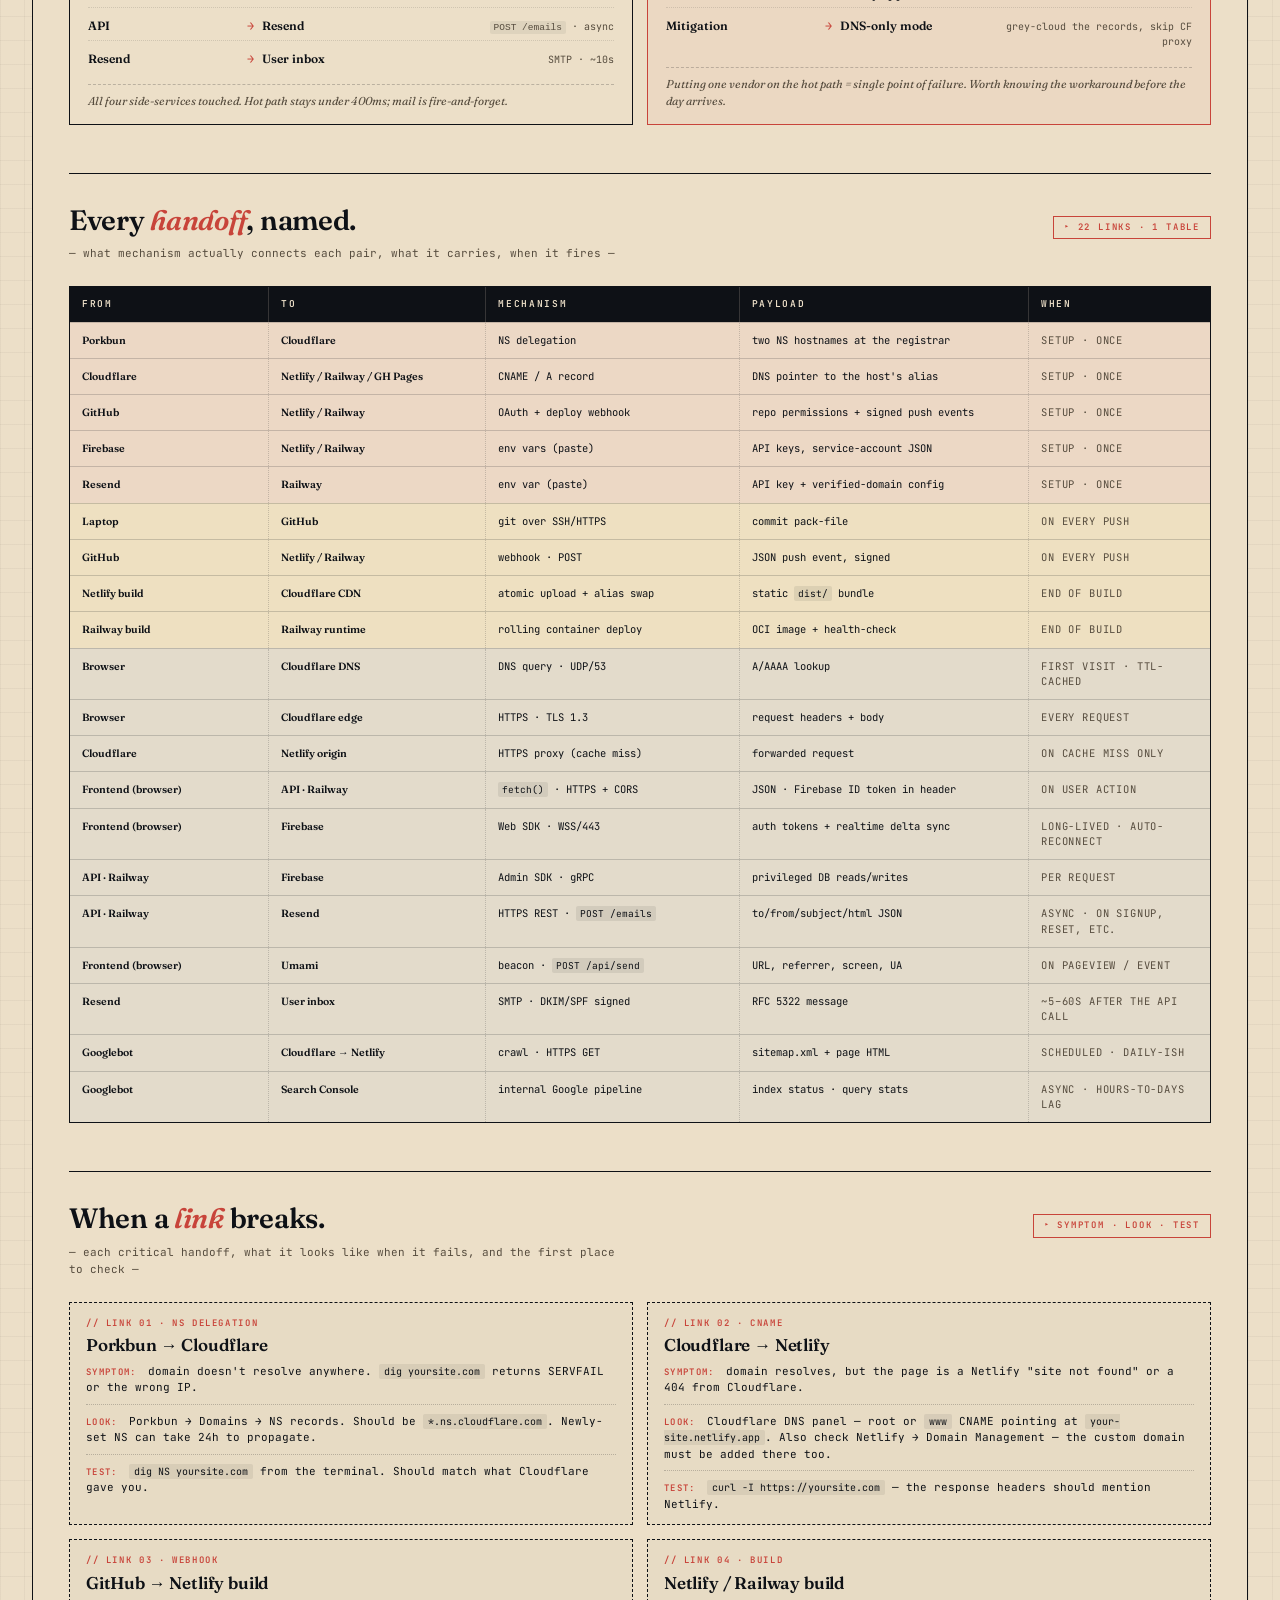
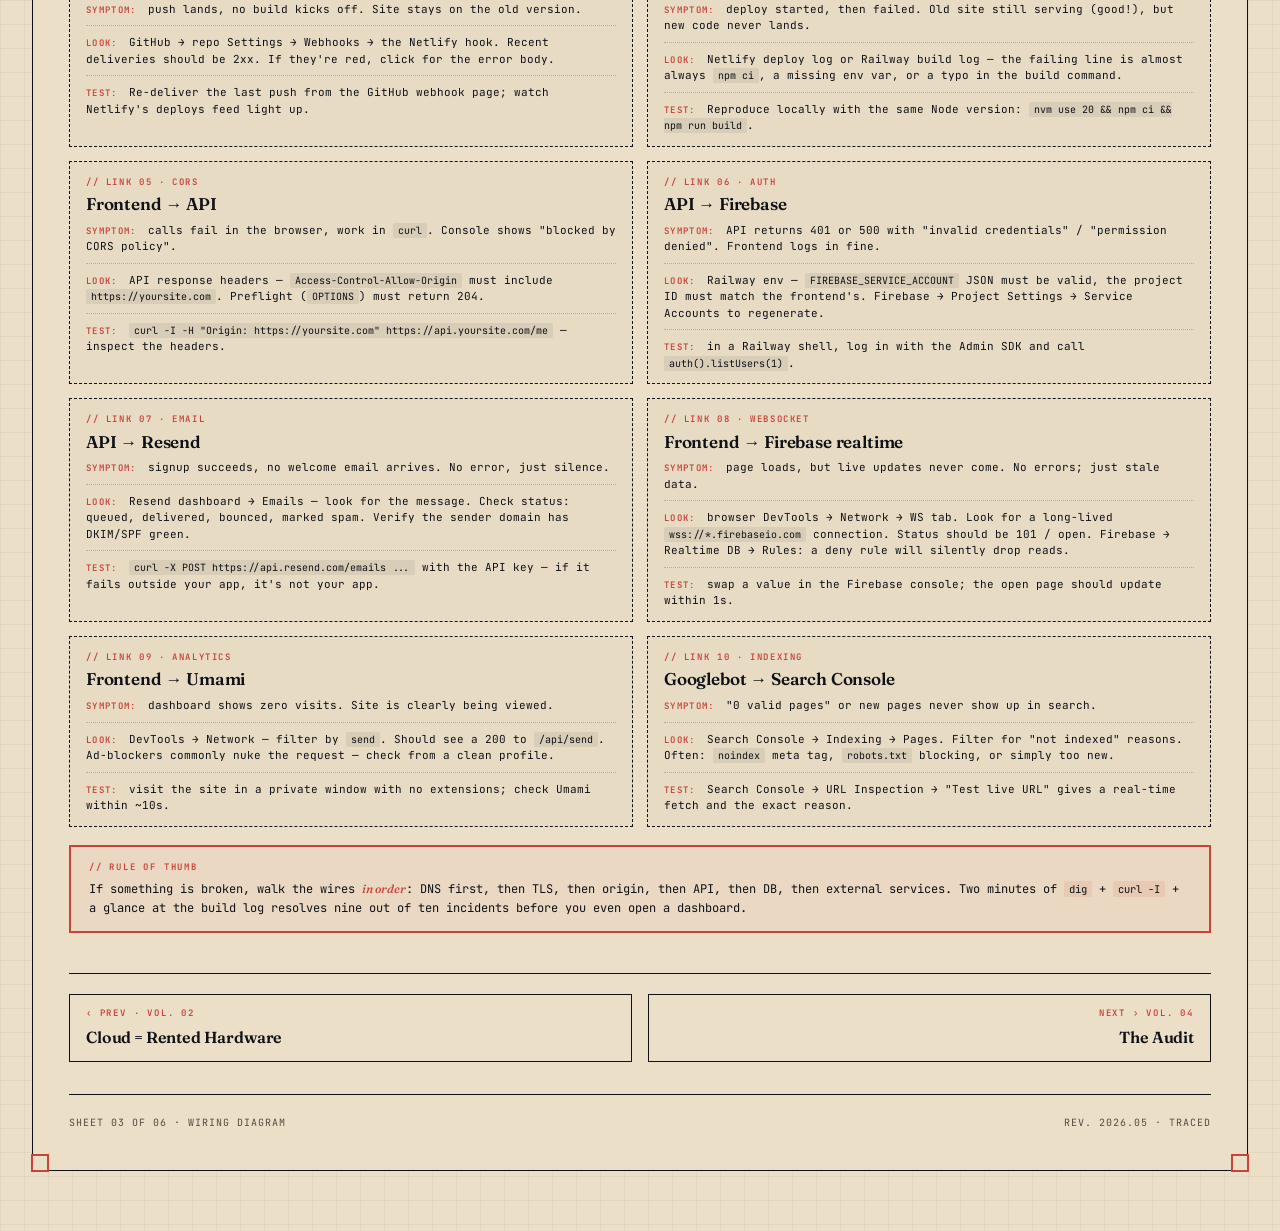
<file: flow.html>
<!DOCTYPE html>
<html lang="en">
<head>
<meta charset="UTF-8">
<meta name="viewport" content="width=device-width, initial-scale=1.0">
<title>How It Links Together &mdash; A Field Manual</title>
<meta name="description" content="The wiring diagram: setup, build, and serve. Every handoff in the stack labelled with its protocol, latency, and failure mode.">
<link rel="canonical" href="https://flintomm.github.io/web-stack/flow.html">
<link rel="icon" href="assets/favicon.svg" type="image/svg+xml">
<meta name="theme-color" content="#ecdfc8">
<meta property="og:type" content="website">
<meta property="og:site_name" content="The Stack">
<meta property="og:title" content="How It Links Together — The Stack">
<meta property="og:description" content="The wiring diagram: setup, build, and serve. Every handoff in the stack labelled with its protocol, latency, and failure mode.">
<meta property="og:url" content="https://flintomm.github.io/web-stack/flow.html">
<meta property="og:image" content="https://flintomm.github.io/web-stack/assets/og-image.png">
<meta property="og:image:width" content="1200">
<meta property="og:image:height" content="630">
<meta name="twitter:card" content="summary_large_image">
<meta name="twitter:title" content="How It Links Together — The Stack">
<meta name="twitter:description" content="Setup, build, serve — every handoff labelled.">
<meta name="twitter:image" content="https://flintomm.github.io/web-stack/assets/og-image.png">
<link rel="preconnect" href="https://fonts.googleapis.com">
<link rel="preconnect" href="https://fonts.gstatic.com" crossorigin>
<link href="https://fonts.googleapis.com/css2?family=Fraunces:opsz,wght@9..144,400;9..144,600;9..144,800&family=JetBrains+Mono:wght@300;400;500;600&display=swap" rel="stylesheet">
<link rel="stylesheet" href="assets/style.css">
</head>
<body>

<nav class="site-nav">
  <a href="index.html" class="brand">Field Manual</a>
  <a href="index.html">The Stack</a>
  <a href="hardware.html">Cloud = Hardware</a>
  <a href="flow.html" class="current" aria-current="page">How It Links</a>
  <a href="audit.html">The Audit</a>
  <a href="glossary.html">Glossary</a>
  <a href="about.html">About</a>
  <span class="nav-spacer"></span>
  <span class="nav-meta">REV. 2026.05 &middot; FIELD MANUAL</span>
</nav>

<div class="frame">
  <span class="corner-bl"></span>
  <span class="corner-br"></span>

  <header class="header">
    <div class="title-block">
      <div class="eyebrow">Field Manual / Vol. 03</div>
      <h1>How it <em>links</em> together.</h1>
      <p class="subtitle">Fourteen services on a page is just fourteen squares. This sheet traces what flows where &mdash; in three phases (set up once, build on push, serve on visit) &mdash; with every handoff labelled by protocol, every link annotated for failure mode, and four common scenarios traced end to end.</p>
    </div>
    <div class="meta">
      <strong>REV. 2026.05</strong><br>
      WIRING DIAGRAM<br>
      3 PHASES &middot; 14 NODES &middot; 22 LINKS<br>
      <span style="color: var(--accent);">&bull;</span> TRACED
    </div>
  </header>

  <!-- PHASE LEGEND -->
  <div class="phase-legend">
    <div class="phase-legend-item">
      <span class="phase-legend-num">01</span>
      <div>
        <span class="phase-legend-name">Setup</span>
        <span class="phase-legend-when">runs <em>once</em></span>
      </div>
      <p class="phase-legend-desc">Topology: which account knows about which other account. Domain, NS, OAuth, env vars. Done in an afternoon, then forgotten.</p>
    </div>
    <div class="phase-legend-item">
      <span class="phase-legend-num">02</span>
      <div>
        <span class="phase-legend-name">Build</span>
        <span class="phase-legend-when">runs on <em>every push</em></span>
      </div>
      <p class="phase-legend-desc">Linear: laptop &rarr; GitHub &rarr; webhook &rarr; build runners &rarr; live. Two to four minutes, mostly waiting.</p>
    </div>
    <div class="phase-legend-item">
      <span class="phase-legend-num">03</span>
      <div>
        <span class="phase-legend-name">Serve</span>
        <span class="phase-legend-when">runs <em>per visit</em></span>
      </div>
      <p class="phase-legend-desc">Mesh: user &rarr; DNS &rarr; CDN &rarr; origin &rarr; API &rarr; DB &rarr; mail &rarr; analytics. The hot path. Milliseconds matter.</p>
    </div>
  </div>

  <section class="flow-section">
    <h2 class="flow-title">The <em>wiring</em>, in three phases.</h2>
    <p class="flow-sub">— same fourteen services, three different time horizons —</p>

    <div class="flow-diagram">
      <svg class="flow-svg" viewBox="0 0 1320 820" xmlns="http://www.w3.org/2000/svg" role="img" aria-labelledby="flow-svg-title flow-svg-desc">
        <title id="flow-svg-title">Three-phase wiring diagram of the web stack</title>
        <desc id="flow-svg-desc">A vertical stack of three labelled bands. Phase 01 Setup shows which accounts are wired to which: Porkbun delegates DNS to Cloudflare via NS records, Cloudflare points CNAME records at Netlify, Railway, and GitHub Pages, and GitHub installs OAuth deploy webhooks into Netlify and Railway, with Firebase and Resend API keys configured as environment variables. Phase 02 Build shows the linear path on every git push: a laptop running Vite or Astro pushes to GitHub, which fires webhooks to Netlify and Railway, which run their build steps and publish in roughly two to four minutes. Phase 03 Serve shows the per-request mesh: a user&apos;s browser performs DNS resolution to Cloudflare, gets a response from the Cloudflare CDN edge or a fallthrough to the Netlify origin, the loaded frontend opens a fetch call to the API on Railway, which talks to Firebase for auth and database and to Resend for transactional email, while the frontend fires a beacon to Umami and Googlebot independently crawls the site and reports back via Search Console.</desc>
        <defs>
          <marker id="arrow" markerWidth="10" markerHeight="10" refX="8" refY="5" orient="auto">
            <path d="M0,0 L8,5 L0,10 z" fill="#0e1116"/>
          </marker>
          <marker id="arrowAccent" markerWidth="10" markerHeight="10" refX="8" refY="5" orient="auto">
            <path d="M0,0 L8,5 L0,10 z" fill="#c8443a"/>
          </marker>
          <marker id="arrowMuted" markerWidth="10" markerHeight="10" refX="8" refY="5" orient="auto">
            <path d="M0,0 L8,5 L0,10 z" fill="#564c3e"/>
          </marker>
          <pattern id="dotsFlow" width="6" height="6" patternUnits="userSpaceOnUse">
            <circle cx="3" cy="3" r="0.6" fill="#0e1116" opacity="0.22"/>
          </pattern>
        </defs>

        <!-- ========== PHASE 01 · SETUP ========== -->
        <g>
          <!-- band background -->
          <rect x="0" y="0" width="1320" height="240" fill="url(#dotsFlow)" opacity="0.55"/>
          <line x1="0" y1="240" x2="1320" y2="240" stroke="#0e1116" stroke-width="1" stroke-dasharray="4,4" opacity="0.4"/>

          <!-- phase tag -->
          <rect x="20" y="14" width="74" height="22" fill="#0e1116"/>
          <text x="57" y="29" text-anchor="middle" font-family="JetBrains Mono" font-size="10" font-weight="600" letter-spacing="2" fill="#ecdfc8">PHASE 01</text>
          <text x="106" y="30" font-family="Fraunces" font-size="17" font-weight="600" fill="#0e1116">Setup</text>
          <text x="170" y="30" font-family="JetBrains Mono" font-size="10" letter-spacing="1.5" fill="#564c3e">— wired once, then forgotten</text>
          <text x="20" y="50" font-family="JetBrains Mono" font-size="9" letter-spacing="1.5" fill="#c8443a">▸ TOPOLOGY · who knows about whom</text>

          <!-- Porkbun (registrar) -->
          <rect x="50" y="80" width="120" height="44" fill="#e8b4b8" stroke="#0e1116" stroke-width="1.5"/>
          <text x="110" y="100" text-anchor="middle" font-family="Fraunces" font-size="14" font-weight="600" fill="#0e1116">Porkbun</text>
          <text x="110" y="115" text-anchor="middle" font-family="JetBrains Mono" font-size="9" fill="#564c3e">domain bought · ~$11/yr</text>

          <!-- arrow Porkbun → Cloudflare (critical) -->
          <line x1="170" y1="102" x2="259" y2="102" stroke="#c8443a" stroke-width="1.6" marker-end="url(#arrowAccent)"/>
          <text x="214" y="96" text-anchor="middle" font-family="JetBrains Mono" font-size="9" font-weight="600" fill="#c8443a">NS records</text>
          <text x="214" y="116" text-anchor="middle" font-family="JetBrains Mono" font-size="8" fill="#564c3e">propagation: ~1–24h</text>

          <!-- Cloudflare -->
          <rect x="262" y="80" width="120" height="44" fill="#b8c5d6" stroke="#0e1116" stroke-width="1.5"/>
          <text x="322" y="100" text-anchor="middle" font-family="Fraunces" font-size="14" font-weight="600" fill="#0e1116">Cloudflare</text>
          <text x="322" y="115" text-anchor="middle" font-family="JetBrains Mono" font-size="9" fill="#564c3e">DNS · CDN · TLS</text>

          <!-- Cloudflare → hosts: CNAME fan-out -->
          <path d="M 322 124 L 322 156 L 510 156 L 510 178" fill="none" stroke="#0e1116" stroke-width="1.4" marker-end="url(#arrow)"/>
          <path d="M 322 124 L 322 156 L 660 156 L 660 178" fill="none" stroke="#0e1116" stroke-width="1.4" marker-end="url(#arrow)"/>
          <path d="M 322 124 L 322 156 L 810 156 L 810 178" fill="none" stroke="#0e1116" stroke-width="1.4" marker-end="url(#arrow)"/>
          <text x="408" y="150" font-family="JetBrains Mono" font-size="9" fill="#0e1116" font-weight="600">CNAME · A</text>
          <text x="408" y="162" font-family="JetBrains Mono" font-size="8" fill="#564c3e">root → host alias</text>

          <!-- hosts row -->
          <rect x="450" y="178" width="120" height="44" fill="#d4a373" stroke="#0e1116" stroke-width="1.5"/>
          <text x="510" y="198" text-anchor="middle" font-family="Fraunces" font-size="14" font-weight="600" fill="#0e1116">Netlify</text>
          <text x="510" y="213" text-anchor="middle" font-family="JetBrains Mono" font-size="9" fill="#564c3e">site connected</text>

          <rect x="600" y="178" width="120" height="44" fill="#d4a373" stroke="#0e1116" stroke-width="1.5"/>
          <text x="660" y="198" text-anchor="middle" font-family="Fraunces" font-size="14" font-weight="600" fill="#0e1116">Railway</text>
          <text x="660" y="213" text-anchor="middle" font-family="JetBrains Mono" font-size="9" fill="#564c3e">service connected</text>

          <rect x="750" y="178" width="120" height="44" fill="#d4a373" stroke="#0e1116" stroke-width="1.5"/>
          <text x="810" y="198" text-anchor="middle" font-family="Fraunces" font-size="14" font-weight="600" fill="#0e1116">GH Pages</text>
          <text x="810" y="213" text-anchor="middle" font-family="JetBrains Mono" font-size="9" fill="#564c3e">free static fallback</text>

          <!-- GitHub box (right of CF, source of truth) -->
          <rect x="450" y="80" width="120" height="44" fill="#e8b4b8" stroke="#0e1116" stroke-width="1.5"/>
          <text x="510" y="100" text-anchor="middle" font-family="Fraunces" font-size="14" font-weight="600" fill="#0e1116">GitHub</text>
          <text x="510" y="115" text-anchor="middle" font-family="JetBrains Mono" font-size="9" fill="#564c3e">repo · source of truth</text>

          <!-- GitHub → Netlify, Railway: OAuth + webhook -->
          <path d="M 510 124 L 510 145 L 510 178" fill="none" stroke="#0e1116" stroke-width="1.4" marker-end="url(#arrow)" stroke-dasharray="4,3"/>
          <path d="M 570 102 L 600 102 L 600 178" fill="none" stroke="#0e1116" stroke-width="1.4" marker-end="url(#arrow)" stroke-dasharray="4,3"/>
          <text x="582" y="138" font-family="JetBrains Mono" font-size="9" fill="#0e1116" font-weight="600">OAuth + deploy webhook</text>

          <!-- Firebase + Resend: env-var injection -->
          <rect x="940" y="80" width="120" height="44" fill="#95b8a3" stroke="#0e1116" stroke-width="1.5"/>
          <text x="1000" y="100" text-anchor="middle" font-family="Fraunces" font-size="14" font-weight="600" fill="#0e1116">Firebase</text>
          <text x="1000" y="115" text-anchor="middle" font-family="JetBrains Mono" font-size="9" fill="#564c3e">project · keys minted</text>

          <rect x="1090" y="80" width="120" height="44" fill="#95b8a3" stroke="#0e1116" stroke-width="1.5"/>
          <text x="1150" y="100" text-anchor="middle" font-family="Fraunces" font-size="14" font-weight="600" fill="#0e1116">Resend</text>
          <text x="1150" y="115" text-anchor="middle" font-family="JetBrains Mono" font-size="9" fill="#564c3e">API key · domain verified</text>

          <!-- env-var arrows down to hosts -->
          <path d="M 1000 124 L 1000 165 L 510 165 L 510 178" fill="none" stroke="#564c3e" stroke-width="1.2" stroke-dasharray="2,3" marker-end="url(#arrowMuted)"/>
          <path d="M 1150 124 L 1150 170 L 660 170 L 660 178" fill="none" stroke="#564c3e" stroke-width="1.2" stroke-dasharray="2,3" marker-end="url(#arrowMuted)"/>
          <text x="1075" y="142" text-anchor="middle" font-family="JetBrains Mono" font-size="9" fill="#564c3e">env vars · paste once</text>
        </g>

        <!-- ========== PHASE 02 · BUILD ========== -->
        <g>
          <rect x="0" y="240" width="1320" height="220" fill="#ecdfc8"/>
          <rect x="0" y="240" width="1320" height="220" fill="url(#dotsFlow)" opacity="0.4"/>
          <line x1="0" y1="460" x2="1320" y2="460" stroke="#0e1116" stroke-width="1" stroke-dasharray="4,4" opacity="0.4"/>

          <rect x="20" y="254" width="74" height="22" fill="#0e1116"/>
          <text x="57" y="269" text-anchor="middle" font-family="JetBrains Mono" font-size="10" font-weight="600" letter-spacing="2" fill="#ecdfc8">PHASE 02</text>
          <text x="106" y="270" font-family="Fraunces" font-size="17" font-weight="600" fill="#0e1116">Build</text>
          <text x="160" y="270" font-family="JetBrains Mono" font-size="10" letter-spacing="1.5" fill="#564c3e">— what happens on git push</text>
          <text x="20" y="290" font-family="JetBrains Mono" font-size="9" letter-spacing="1.5" fill="#c8443a">▸ LINEAR · T+0 → T+~3min</text>

          <!-- Linear flow: Local → GitHub → Webhook → Netlify/Railway → Live -->
          <!-- Step 1: Local -->
          <rect x="50" y="320" width="130" height="46" fill="#f4e4a8" stroke="#0e1116" stroke-width="1.5"/>
          <text x="115" y="340" text-anchor="middle" font-family="Fraunces" font-size="14" font-weight="600" fill="#0e1116">Vite / Astro</text>
          <text x="115" y="356" text-anchor="middle" font-family="JetBrains Mono" font-size="9" fill="#564c3e">your laptop</text>
          <text x="115" y="382" text-anchor="middle" font-family="JetBrains Mono" font-size="8" letter-spacing="1.2" fill="#c8443a">T+0</text>

          <!-- arrow git push -->
          <line x1="180" y1="343" x2="284" y2="343" stroke="#c8443a" stroke-width="1.6" marker-end="url(#arrowAccent)"/>
          <text x="232" y="336" text-anchor="middle" font-family="JetBrains Mono" font-size="9" font-weight="600" fill="#c8443a">git push origin main</text>
          <text x="232" y="358" text-anchor="middle" font-family="JetBrains Mono" font-size="8" fill="#564c3e">SSH / HTTPS · ~2s</text>

          <!-- Step 2: GitHub -->
          <rect x="290" y="320" width="130" height="46" fill="#e8b4b8" stroke="#0e1116" stroke-width="1.5"/>
          <text x="355" y="340" text-anchor="middle" font-family="Fraunces" font-size="14" font-weight="600" fill="#0e1116">GitHub</text>
          <text x="355" y="356" text-anchor="middle" font-family="JetBrains Mono" font-size="9" fill="#564c3e">commit received</text>
          <text x="355" y="382" text-anchor="middle" font-family="JetBrains Mono" font-size="8" letter-spacing="1.2" fill="#c8443a">T+~2s</text>

          <!-- webhook fan-out (split up + down) -->
          <path d="M 420 343 L 470 343 L 470 295 L 600 295" fill="none" stroke="#c8443a" stroke-width="1.6" marker-end="url(#arrowAccent)"/>
          <path d="M 420 343 L 470 343 L 470 391 L 600 391" fill="none" stroke="#c8443a" stroke-width="1.6" marker-end="url(#arrowAccent)"/>
          <text x="528" y="289" font-family="JetBrains Mono" font-size="9" font-weight="600" fill="#c8443a">webhook</text>
          <text x="528" y="408" font-family="JetBrains Mono" font-size="9" font-weight="600" fill="#c8443a">webhook</text>
          <text x="478" y="343" font-family="JetBrains Mono" font-size="8" fill="#564c3e">POST /hooks/github</text>

          <!-- Step 3a: Netlify build -->
          <rect x="600" y="272" width="170" height="46" fill="#d4a373" stroke="#0e1116" stroke-width="1.5"/>
          <text x="685" y="292" text-anchor="middle" font-family="Fraunces" font-size="14" font-weight="600" fill="#0e1116">Netlify · build</text>
          <text x="685" y="308" text-anchor="middle" font-family="JetBrains Mono" font-size="9" fill="#564c3e">npm run build · publish</text>
          <text x="685" y="335" text-anchor="middle" font-family="JetBrains Mono" font-size="8" letter-spacing="1.2" fill="#c8443a">T+~90s</text>

          <!-- Step 3b: Railway build -->
          <rect x="600" y="368" width="170" height="46" fill="#d4a373" stroke="#0e1116" stroke-width="1.5"/>
          <text x="685" y="388" text-anchor="middle" font-family="Fraunces" font-size="14" font-weight="600" fill="#0e1116">Railway · build</text>
          <text x="685" y="404" text-anchor="middle" font-family="JetBrains Mono" font-size="9" fill="#564c3e">Dockerfile · rolling deploy</text>
          <text x="685" y="431" text-anchor="middle" font-family="JetBrains Mono" font-size="8" letter-spacing="1.2" fill="#c8443a">T+~3min</text>

          <!-- Step 4: Live -->
          <line x1="770" y1="295" x2="889" y2="295" stroke="#0e1116" stroke-width="1.4" marker-end="url(#arrow)"/>
          <line x1="770" y1="391" x2="889" y2="391" stroke="#0e1116" stroke-width="1.4" marker-end="url(#arrow)"/>
          <text x="828" y="289" text-anchor="middle" font-family="JetBrains Mono" font-size="9" fill="#564c3e">atomic swap</text>
          <text x="828" y="385" text-anchor="middle" font-family="JetBrains Mono" font-size="9" fill="#564c3e">health check passes</text>

          <rect x="890" y="272" width="160" height="46" fill="#d4a373" stroke="#0e1116" stroke-width="1.5"/>
          <text x="970" y="292" text-anchor="middle" font-family="Fraunces" font-size="14" font-weight="600" fill="#0e1116">yoursite.com</text>
          <text x="970" y="308" text-anchor="middle" font-family="JetBrains Mono" font-size="9" fill="#564c3e">LIVE · static frontend</text>

          <rect x="890" y="368" width="160" height="46" fill="#d4a373" stroke="#0e1116" stroke-width="1.5"/>
          <text x="970" y="388" text-anchor="middle" font-family="Fraunces" font-size="14" font-weight="600" fill="#0e1116">api.yoursite.com</text>
          <text x="970" y="404" text-anchor="middle" font-family="JetBrains Mono" font-size="9" fill="#564c3e">LIVE · backend service</text>

          <!-- Cloudflare picks up automatically (no rebuild) -->
          <rect x="1090" y="320" width="170" height="46" fill="#b8c5d6" stroke="#0e1116" stroke-width="1.5" stroke-dasharray="3,3"/>
          <text x="1175" y="340" text-anchor="middle" font-family="Fraunces" font-size="14" font-weight="600" fill="#0e1116">Cloudflare</text>
          <text x="1175" y="356" text-anchor="middle" font-family="JetBrains Mono" font-size="9" fill="#564c3e">cache purges automatically</text>

          <line x1="1050" y1="343" x2="1089" y2="343" stroke="#564c3e" stroke-width="1.2" stroke-dasharray="2,2" marker-end="url(#arrowMuted)"/>
        </g>

        <!-- ========== PHASE 03 · SERVE ========== -->
        <g>
          <rect x="0" y="460" width="1320" height="360" fill="url(#dotsFlow)" opacity="0.55"/>

          <rect x="20" y="474" width="74" height="22" fill="#0e1116"/>
          <text x="57" y="489" text-anchor="middle" font-family="JetBrains Mono" font-size="10" font-weight="600" letter-spacing="2" fill="#ecdfc8">PHASE 03</text>
          <text x="106" y="490" font-family="Fraunces" font-size="17" font-weight="600" fill="#0e1116">Serve</text>
          <text x="160" y="490" font-family="JetBrains Mono" font-size="10" letter-spacing="1.5" fill="#564c3e">— what happens on every visit</text>
          <text x="20" y="510" font-family="JetBrains Mono" font-size="9" letter-spacing="1.5" fill="#c8443a">▸ MESH · milliseconds, not minutes</text>

          <!-- USER (right side) -->
          <g transform="translate(1240, 600)">
            <circle cx="0" cy="0" r="28" fill="#c8443a" stroke="#0e1116" stroke-width="1.5"/>
            <text x="0" y="5" text-anchor="middle" font-family="Fraunces" font-size="13" fill="#ecdfc8" font-weight="600">USER</text>
          </g>

          <!-- step ① user → DNS resolver → Cloudflare -->
          <line x1="1212" y1="600" x2="1098" y2="600" stroke="#c8443a" stroke-width="1.6" marker-end="url(#arrowAccent)"/>
          <text x="1155" y="592" text-anchor="middle" font-family="JetBrains Mono" font-size="9" font-weight="600" fill="#c8443a">① DNS lookup</text>
          <text x="1155" y="615" text-anchor="middle" font-family="JetBrains Mono" font-size="8" fill="#564c3e">UDP/53 · ~10ms</text>

          <!-- Cloudflare (edge) -->
          <rect x="970" y="578" width="130" height="44" fill="#b8c5d6" stroke="#0e1116" stroke-width="1.5"/>
          <text x="1035" y="598" text-anchor="middle" font-family="Fraunces" font-size="14" font-weight="600" fill="#0e1116">Cloudflare</text>
          <text x="1035" y="613" text-anchor="middle" font-family="JetBrains Mono" font-size="9" fill="#564c3e">edge · TLS · cache</text>

          <!-- step ② Cloudflare → Frontend (cache miss) -->
          <line x1="970" y1="600" x2="836" y2="600" stroke="#c8443a" stroke-width="1.6" marker-end="url(#arrowAccent)"/>
          <text x="900" y="592" text-anchor="middle" font-family="JetBrains Mono" font-size="9" font-weight="600" fill="#c8443a">② HTTPS · cache miss</text>
          <text x="900" y="615" text-anchor="middle" font-family="JetBrains Mono" font-size="8" fill="#564c3e">~30–80ms</text>

          <!-- Frontend (Netlify origin) -->
          <rect x="700" y="578" width="135" height="44" fill="#d4a373" stroke="#0e1116" stroke-width="1.5"/>
          <text x="767" y="598" text-anchor="middle" font-family="Fraunces" font-size="14" font-weight="600" fill="#0e1116">Frontend</text>
          <text x="767" y="613" text-anchor="middle" font-family="JetBrains Mono" font-size="9" fill="#564c3e">static · HTML + JS</text>

          <!-- step ③ Frontend → API -->
          <line x1="700" y1="600" x2="566" y2="600" stroke="#0e1116" stroke-width="1.4" marker-end="url(#arrow)"/>
          <text x="630" y="592" text-anchor="middle" font-family="JetBrains Mono" font-size="9" font-weight="600" fill="#0e1116">③ fetch()</text>
          <text x="630" y="615" text-anchor="middle" font-family="JetBrains Mono" font-size="8" fill="#564c3e">JSON · CORS</text>

          <!-- API (Railway) -->
          <rect x="430" y="578" width="135" height="44" fill="#d4a373" stroke="#0e1116" stroke-width="1.5"/>
          <text x="497" y="598" text-anchor="middle" font-family="Fraunces" font-size="14" font-weight="600" fill="#0e1116">API · Railway</text>
          <text x="497" y="613" text-anchor="middle" font-family="JetBrains Mono" font-size="9" fill="#564c3e">always-on backend</text>

          <!-- step ④ API → Firebase -->
          <line x1="430" y1="600" x2="296" y2="600" stroke="#0e1116" stroke-width="1.4" marker-end="url(#arrow)"/>
          <text x="360" y="592" text-anchor="middle" font-family="JetBrains Mono" font-size="9" font-weight="600" fill="#0e1116">④ Admin SDK</text>
          <text x="360" y="615" text-anchor="middle" font-family="JetBrains Mono" font-size="8" fill="#564c3e">gRPC · ~50ms</text>

          <!-- Firebase -->
          <rect x="160" y="578" width="135" height="44" fill="#95b8a3" stroke="#0e1116" stroke-width="1.5"/>
          <text x="227" y="598" text-anchor="middle" font-family="Fraunces" font-size="14" font-weight="600" fill="#0e1116">Firebase</text>
          <text x="227" y="613" text-anchor="middle" font-family="JetBrains Mono" font-size="9" fill="#564c3e">auth · realtime DB</text>

          <!-- step ⑤ API → Resend -->
          <path d="M 497 622 L 497 685 L 227 685 L 227 712" fill="none" stroke="#0e1116" stroke-width="1.4" marker-end="url(#arrow)"/>
          <text x="360" y="678" text-anchor="middle" font-family="JetBrains Mono" font-size="9" font-weight="600" fill="#0e1116">⑤ POST /emails</text>
          <text x="360" y="700" text-anchor="middle" font-family="JetBrains Mono" font-size="8" fill="#564c3e">HTTPS · async</text>

          <!-- Resend -->
          <rect x="160" y="712" width="135" height="44" fill="#95b8a3" stroke="#0e1116" stroke-width="1.5"/>
          <text x="227" y="732" text-anchor="middle" font-family="Fraunces" font-size="14" font-weight="600" fill="#0e1116">Resend</text>
          <text x="227" y="747" text-anchor="middle" font-family="JetBrains Mono" font-size="9" fill="#564c3e">transactional mail</text>

          <!-- step ⑥ Frontend → Firebase direct (Web SDK) -->
          <path d="M 767 622 L 767 660 L 227 660 L 227 622" fill="none" stroke="#564c3e" stroke-width="1.2" stroke-dasharray="3,3" marker-end="url(#arrowMuted)"/>
          <text x="497" y="654" text-anchor="middle" font-family="JetBrains Mono" font-size="9" font-weight="600" fill="#564c3e">⑥ Web SDK · realtime sync (WebSocket)</text>

          <!-- step ⑦ Frontend → Umami beacon -->
          <rect x="700" y="490" width="135" height="44" fill="#b8c5d6" stroke="#0e1116" stroke-width="1.5"/>
          <text x="767" y="510" text-anchor="middle" font-family="Fraunces" font-size="14" font-weight="600" fill="#0e1116">Umami</text>
          <text x="767" y="525" text-anchor="middle" font-family="JetBrains Mono" font-size="9" fill="#564c3e">visits · referrers</text>

          <line x1="767" y1="578" x2="767" y2="535" stroke="#0e1116" stroke-width="1.4" marker-end="url(#arrow)"/>
          <text x="775" y="560" font-family="JetBrains Mono" font-size="9" font-weight="600" fill="#0e1116">⑦ beacon · /api/send</text>

          <!-- Search Console + Googlebot (out-of-band) -->
          <rect x="970" y="490" width="170" height="44" fill="#b8c5d6" stroke="#0e1116" stroke-width="1.5" stroke-dasharray="3,3"/>
          <text x="1055" y="510" text-anchor="middle" font-family="Fraunces" font-size="14" font-weight="600" fill="#0e1116">Search Console</text>
          <text x="1055" y="525" text-anchor="middle" font-family="JetBrains Mono" font-size="9" fill="#564c3e">indexing · queries</text>

          <g transform="translate(1240, 512)">
            <circle cx="0" cy="0" r="22" fill="#0e1116" stroke="#0e1116" stroke-width="1.5"/>
            <text x="0" y="3" text-anchor="middle" font-family="Fraunces" font-size="10" fill="#ecdfc8" font-weight="600">BOT</text>
          </g>

          <line x1="1218" y1="512" x2="1144" y2="512" stroke="#564c3e" stroke-width="1.2" stroke-dasharray="2,3" marker-end="url(#arrowMuted)"/>
          <text x="1180" y="505" text-anchor="middle" font-family="JetBrains Mono" font-size="8" fill="#564c3e">crawl</text>
          <path d="M 970 512 L 940 512 L 940 540 L 770 540" fill="none" stroke="#564c3e" stroke-width="1.2" stroke-dasharray="2,3" marker-end="url(#arrowMuted)"/>
          <text x="900" y="535" font-family="JetBrains Mono" font-size="8" fill="#564c3e">⑧ sitemap.xml · out-of-band</text>

          <!-- annotation block -->
          <g>
            <rect x="50" y="772" width="730" height="40" fill="none" stroke="#0e1116" stroke-width="1" stroke-dasharray="4,2"/>
            <text x="60" y="789" font-family="JetBrains Mono" font-size="10" font-weight="600" letter-spacing="2" fill="#c8443a">// HOT PATH (red)</text>
            <text x="60" y="803" font-family="JetBrains Mono" font-size="9" fill="#0e1116">DNS → CDN → origin → API → DB. Every user request walks this. <tspan font-weight="600">If any link is slow, every page is slow.</tspan></text>
          </g>
          <g>
            <rect x="800" y="772" width="470" height="40" fill="none" stroke="#564c3e" stroke-width="1" stroke-dasharray="4,2"/>
            <text x="810" y="789" font-family="JetBrains Mono" font-size="10" font-weight="600" letter-spacing="2" fill="#564c3e">// FAIL-SOFT (muted)</text>
            <text x="810" y="803" font-family="JetBrains Mono" font-size="9" fill="#0e1116">Realtime sync, analytics, indexing. Site keeps working if these fail.</text>
          </g>
        </g>

      </svg>
    </div>
  </section>

  <!-- ========== TRACE: ONE PUSH, BEAT BY BEAT ========== -->
  <section class="trace-section">
    <div class="trace-head">
      <h2 class="trace-title">Trace one <em>push</em>, beat by beat.</h2>
      <span class="trace-stamp">▸ T+0 → T+~3min</span>
    </div>
    <p class="trace-sub">— from <code>git push</code> on a laptop to a returning visitor seeing the new build, with a label on every wire —</p>

    <div class="trace-grid">

      <div class="beat" data-phase="build">
        <span class="beat-num">01</span>
        <span class="beat-when">T+0</span>
        <span class="beat-title">Local build</span>
        <p class="beat-desc">Vite&nbsp;/ Astro compiles your source on the laptop. ESM modules bundle to <code>dist/</code>. No network yet.</p>
        <span class="beat-tech">your laptop · Node · ~3–10s</span>
      </div>

      <div class="beat" data-phase="build">
        <span class="beat-num">02</span>
        <span class="beat-when">T+~5s</span>
        <span class="beat-title">Push to origin</span>
        <p class="beat-desc"><code>git push origin main</code> uploads the diff over SSH. GitHub stores the commit, advances the branch ref, and writes a delivery record for every webhook subscriber.</p>
        <span class="beat-tech">SSH/22 or HTTPS · payload &lt; 1 MB</span>
      </div>

      <div class="beat" data-phase="build">
        <span class="beat-num">03</span>
        <span class="beat-when">T+~7s</span>
        <span class="beat-title">Webhook fan-out</span>
        <p class="beat-desc">GitHub fires <code>POST /hooks/github</code> with a JSON push event to every connected service. Netlify and Railway both receive it within a second of each other.</p>
        <span class="beat-tech">HTTPS · signed (X-Hub-Signature-256)</span>
      </div>

      <div class="beat" data-phase="build">
        <span class="beat-num">04</span>
        <span class="beat-when">T+~10s</span>
        <span class="beat-title">Build runners spin up</span>
        <p class="beat-desc">Netlify boots a fresh Linux container, clones the repo at the new SHA, runs <code>npm ci &amp;&amp; npm run build</code>. Railway does the equivalent against your <code>Dockerfile</code> or buildpack.</p>
        <span class="beat-tech">ephemeral container · network in, no persistent disk</span>
      </div>

      <div class="beat" data-phase="build">
        <span class="beat-num">05</span>
        <span class="beat-when">T+~90s</span>
        <span class="beat-title">Frontend publishes</span>
        <p class="beat-desc">Netlify uploads the new <code>dist/</code> to its global CDN, atomically swaps the alias for <code>yoursite.com</code>, and purges the edge cache. The next request anywhere in the world serves the new HTML.</p>
        <span class="beat-tech">atomic deploy · zero-downtime</span>
      </div>

      <div class="beat" data-phase="build">
        <span class="beat-num">06</span>
        <span class="beat-when">T+~3min</span>
        <span class="beat-title">API rolls over</span>
        <p class="beat-desc">Railway boots the new container alongside the old, runs the health check, then drains the old one. <code>api.yoursite.com</code> is now serving the new code &mdash; without dropping in-flight requests.</p>
        <span class="beat-tech">rolling deploy · health-checked cutover</span>
      </div>

      <div class="beat" data-phase="serve">
        <span class="beat-num">07</span>
        <span class="beat-when">first visit</span>
        <span class="beat-title">Browser asks for the host</span>
        <p class="beat-desc">A user types <code>yoursite.com</code>. Their resolver walks the DNS chain &mdash; root, <code>.com</code>, your NS records (Cloudflare), final A/AAAA. Cached for the TTL after that.</p>
        <span class="beat-tech">UDP/53 · ~10–80ms cold, &lt;1ms warm</span>
      </div>

      <div class="beat" data-phase="serve">
        <span class="beat-num">08</span>
        <span class="beat-when">+~30ms</span>
        <span class="beat-title">TLS at the edge</span>
        <p class="beat-desc">Browser opens TCP, then TLS, with the nearest Cloudflare PoP. Cloudflare presents the cert it minted for your domain &mdash; you never touched a private key.</p>
        <span class="beat-tech">TCP/443 · TLS 1.3 · 1-RTT handshake</span>
      </div>

      <div class="beat" data-phase="serve">
        <span class="beat-num">09</span>
        <span class="beat-when">+~50ms</span>
        <span class="beat-title">HTML is returned</span>
        <p class="beat-desc">Cache hit at the edge → response in tens of ms. Cache miss → Cloudflare proxies to Netlify origin, gets the HTML, fills the cache for next time. Either way the user has bytes.</p>
        <span class="beat-tech">HTTPS · gzip/br · cached unless busted</span>
      </div>

      <div class="beat" data-phase="serve">
        <span class="beat-num">10</span>
        <span class="beat-when">+~100ms</span>
        <span class="beat-title">JS hydrates</span>
        <p class="beat-desc">The browser parses the HTML, fetches the JS bundle (cached the same way), and runs it. The Firebase Web SDK opens a WebSocket. The Umami snippet fires its first beacon.</p>
        <span class="beat-tech">parallel fetches · HTTP/2 multiplex</span>
      </div>

      <div class="beat" data-phase="serve">
        <span class="beat-num">11</span>
        <span class="beat-when">+~200ms</span>
        <span class="beat-title">App calls the API</span>
        <p class="beat-desc">The hydrated app does <code>fetch('https://api.yoursite.com/me')</code>. CORS preflight if the headers warrant it, then the real request. Cloudflare proxies it through to Railway.</p>
        <span class="beat-tech">HTTPS · JSON · CORS-checked</span>
      </div>

      <div class="beat" data-phase="serve">
        <span class="beat-num">12</span>
        <span class="beat-when">+~250ms</span>
        <span class="beat-title">API talks to Firebase</span>
        <p class="beat-desc">The Railway service uses the Firebase Admin SDK with its service-account key (env var) to verify the user's ID token, read their record, and return JSON.</p>
        <span class="beat-tech">gRPC · ~30–60ms · Google's network</span>
      </div>

      <div class="beat" data-phase="serve">
        <span class="beat-num">13</span>
        <span class="beat-when">+~300ms</span>
        <span class="beat-title">Side effects fire async</span>
        <p class="beat-desc">If the request triggers an email (signup, reset), the API hits <code>POST resend.com/emails</code> &mdash; not blocking the response. The user sees their page; mail goes out in the background.</p>
        <span class="beat-tech">HTTPS · async · retried on Resend's side</span>
      </div>

      <div class="beat" data-phase="serve">
        <span class="beat-num">14</span>
        <span class="beat-when">+continuous</span>
        <span class="beat-title">Realtime sync runs</span>
        <p class="beat-desc">The Firebase WebSocket from step 10 is now pushing live updates to the page &mdash; new messages, presence, whatever the app subscribed to. No polling, no extra fetches.</p>
        <span class="beat-tech">WSS/443 · long-lived · auto-reconnect</span>
      </div>

      <div class="beat" data-phase="serve">
        <span class="beat-num">15</span>
        <span class="beat-when">out-of-band</span>
        <span class="beat-title">Googlebot crawls</span>
        <p class="beat-desc">Independently of any user, Googlebot fetches <code>/sitemap.xml</code>, walks the URLs, and reports back to Search Console &mdash; which surfaces it in the dashboard hours or days later.</p>
        <span class="beat-tech">HTTPS · scheduled · async to your traffic</span>
      </div>

    </div>
  </section>

  <!-- ========== SCENARIOS ========== -->
  <section class="scenarios-section">
    <div class="trace-head">
      <h2 class="trace-title">Four <em>scenarios</em>, one wiring.</h2>
      <span class="trace-stamp">▸ SAME BOX, DIFFERENT WIRES</span>
    </div>
    <p class="trace-sub">— the same fourteen services, four different paths through them —</p>

    <div class="scenario-grid">

      <article class="scenario-card">
        <header class="scenario-head">
          <span class="scenario-tag">scenario · 01</span>
          <h3 class="scenario-name">You ship a typo fix</h3>
          <p class="scenario-blurb">Single-line change. Push, wait three minutes, refresh.</p>
        </header>
        <ol class="scenario-flow">
          <li><span class="sf-actor">Laptop</span><span class="sf-arrow">→</span><span class="sf-actor">GitHub</span><span class="sf-detail"><code>git push</code></span></li>
          <li><span class="sf-actor">GitHub</span><span class="sf-arrow">→</span><span class="sf-actor">Netlify</span><span class="sf-detail">webhook · build</span></li>
          <li><span class="sf-actor">Netlify</span><span class="sf-arrow">→</span><span class="sf-actor">Cloudflare</span><span class="sf-detail">cache purged on swap</span></li>
          <li><span class="sf-actor">User refreshes</span><span class="sf-arrow">→</span><span class="sf-actor">edge</span><span class="sf-detail">new HTML, no API call needed</span></li>
        </ol>
        <p class="scenario-note">Railway, Firebase, Resend, Umami untouched. Pure static path.</p>
      </article>

      <article class="scenario-card">
        <header class="scenario-head">
          <span class="scenario-tag">scenario · 02</span>
          <h3 class="scenario-name">A first-time visitor lands</h3>
          <p class="scenario-blurb">Cold cache, never been here, no account.</p>
        </header>
        <ol class="scenario-flow">
          <li><span class="sf-actor">Browser</span><span class="sf-arrow">→</span><span class="sf-actor">DNS</span><span class="sf-detail">resolve via Cloudflare NS</span></li>
          <li><span class="sf-actor">Browser</span><span class="sf-arrow">→</span><span class="sf-actor">Cloudflare</span><span class="sf-detail">TLS 1.3 handshake</span></li>
          <li><span class="sf-actor">Cloudflare</span><span class="sf-arrow">→</span><span class="sf-actor">Netlify origin</span><span class="sf-detail">cache miss · fetch HTML</span></li>
          <li><span class="sf-actor">Browser</span><span class="sf-arrow">→</span><span class="sf-actor">Umami</span><span class="sf-detail">beacon · pageview</span></li>
        </ol>
        <p class="scenario-note">No API calls, no DB. Static HTML + analytics ping. Sub-second.</p>
      </article>

      <article class="scenario-card">
        <header class="scenario-head">
          <span class="scenario-tag">scenario · 03</span>
          <h3 class="scenario-name">A user signs up</h3>
          <p class="scenario-blurb">Form submit. Account created. Welcome email lands.</p>
        </header>
        <ol class="scenario-flow">
          <li><span class="sf-actor">Frontend</span><span class="sf-arrow">→</span><span class="sf-actor">Firebase Auth</span><span class="sf-detail">Web SDK · createUser</span></li>
          <li><span class="sf-actor">Frontend</span><span class="sf-arrow">→</span><span class="sf-actor">API · Railway</span><span class="sf-detail"><code>POST /signup</code> · ID token</span></li>
          <li><span class="sf-actor">API</span><span class="sf-arrow">→</span><span class="sf-actor">Firebase DB</span><span class="sf-detail">Admin SDK · write profile</span></li>
          <li><span class="sf-actor">API</span><span class="sf-arrow">→</span><span class="sf-actor">Resend</span><span class="sf-detail"><code>POST /emails</code> · async</span></li>
          <li><span class="sf-actor">Resend</span><span class="sf-arrow">→</span><span class="sf-actor">User inbox</span><span class="sf-detail">SMTP · ~10s</span></li>
        </ol>
        <p class="scenario-note">All four side-services touched. Hot path stays under 400ms; mail is fire-and-forget.</p>
      </article>

      <article class="scenario-card scenario-card-danger">
        <header class="scenario-head">
          <span class="scenario-tag">scenario · 04 · failure</span>
          <h3 class="scenario-name">Cloudflare is down</h3>
          <p class="scenario-blurb">A real outage. What survives, what doesn't.</p>
        </header>
        <ol class="scenario-flow">
          <li><span class="sf-actor">Browser</span><span class="sf-arrow">→</span><span class="sf-actor">DNS</span><span class="sf-detail-danger">SERVFAIL · NS unreachable</span></li>
          <li><span class="sf-actor">All requests</span><span class="sf-arrow">→</span><span class="sf-actor">timeout</span><span class="sf-detail-danger">no resolver, no TLS, no anything</span></li>
          <li><span class="sf-actor">Direct</span><span class="sf-arrow">→</span><span class="sf-actor">netlify.app subdomain</span><span class="sf-detail">still works · bypasses CF</span></li>
          <li><span class="sf-actor">Mitigation</span><span class="sf-arrow">→</span><span class="sf-actor">DNS-only mode</span><span class="sf-detail">grey-cloud the records, skip CF proxy</span></li>
        </ol>
        <p class="scenario-note">Putting one vendor on the hot path = single point of failure. Worth knowing the workaround before the day arrives.</p>
      </article>

    </div>
  </section>

  <!-- ========== HANDOFF PROTOCOLS TABLE ========== -->
  <section class="handoff-section">
    <div class="trace-head">
      <h2 class="trace-title">Every <em>handoff</em>, named.</h2>
      <span class="trace-stamp">▸ 22 LINKS · 1 TABLE</span>
    </div>
    <p class="trace-sub">— what mechanism actually connects each pair, what it carries, when it fires —</p>

    <div class="handoff-table" role="table" aria-label="Handoff protocols">
      <div class="handoff-header" role="row">
        <span role="columnheader">From</span>
        <span role="columnheader">To</span>
        <span role="columnheader">Mechanism</span>
        <span role="columnheader">Payload</span>
        <span role="columnheader">When</span>
      </div>

      <div class="handoff-row" role="row" data-phase="setup">
        <span class="ho-from" role="cell">Porkbun</span>
        <span class="ho-to" role="cell">Cloudflare</span>
        <span class="ho-mech" role="cell">NS delegation</span>
        <span class="ho-pay" role="cell">two NS hostnames at the registrar</span>
        <span class="ho-when" role="cell">setup · once</span>
      </div>
      <div class="handoff-row" role="row" data-phase="setup">
        <span class="ho-from" role="cell">Cloudflare</span>
        <span class="ho-to" role="cell">Netlify / Railway / GH Pages</span>
        <span class="ho-mech" role="cell">CNAME / A record</span>
        <span class="ho-pay" role="cell">DNS pointer to the host's alias</span>
        <span class="ho-when" role="cell">setup · once</span>
      </div>
      <div class="handoff-row" role="row" data-phase="setup">
        <span class="ho-from" role="cell">GitHub</span>
        <span class="ho-to" role="cell">Netlify / Railway</span>
        <span class="ho-mech" role="cell">OAuth + deploy webhook</span>
        <span class="ho-pay" role="cell">repo permissions + signed push events</span>
        <span class="ho-when" role="cell">setup · once</span>
      </div>
      <div class="handoff-row" role="row" data-phase="setup">
        <span class="ho-from" role="cell">Firebase</span>
        <span class="ho-to" role="cell">Netlify / Railway</span>
        <span class="ho-mech" role="cell">env vars (paste)</span>
        <span class="ho-pay" role="cell">API keys, service-account JSON</span>
        <span class="ho-when" role="cell">setup · once</span>
      </div>
      <div class="handoff-row" role="row" data-phase="setup">
        <span class="ho-from" role="cell">Resend</span>
        <span class="ho-to" role="cell">Railway</span>
        <span class="ho-mech" role="cell">env var (paste)</span>
        <span class="ho-pay" role="cell">API key + verified-domain config</span>
        <span class="ho-when" role="cell">setup · once</span>
      </div>

      <div class="handoff-row" role="row" data-phase="build">
        <span class="ho-from" role="cell">Laptop</span>
        <span class="ho-to" role="cell">GitHub</span>
        <span class="ho-mech" role="cell">git over SSH/HTTPS</span>
        <span class="ho-pay" role="cell">commit pack-file</span>
        <span class="ho-when" role="cell">on every push</span>
      </div>
      <div class="handoff-row" role="row" data-phase="build">
        <span class="ho-from" role="cell">GitHub</span>
        <span class="ho-to" role="cell">Netlify / Railway</span>
        <span class="ho-mech" role="cell">webhook · POST</span>
        <span class="ho-pay" role="cell">JSON push event, signed</span>
        <span class="ho-when" role="cell">on every push</span>
      </div>
      <div class="handoff-row" role="row" data-phase="build">
        <span class="ho-from" role="cell">Netlify build</span>
        <span class="ho-to" role="cell">Cloudflare CDN</span>
        <span class="ho-mech" role="cell">atomic upload + alias swap</span>
        <span class="ho-pay" role="cell">static <code>dist/</code> bundle</span>
        <span class="ho-when" role="cell">end of build</span>
      </div>
      <div class="handoff-row" role="row" data-phase="build">
        <span class="ho-from" role="cell">Railway build</span>
        <span class="ho-to" role="cell">Railway runtime</span>
        <span class="ho-mech" role="cell">rolling container deploy</span>
        <span class="ho-pay" role="cell">OCI image + health-check</span>
        <span class="ho-when" role="cell">end of build</span>
      </div>

      <div class="handoff-row" role="row" data-phase="serve">
        <span class="ho-from" role="cell">Browser</span>
        <span class="ho-to" role="cell">Cloudflare DNS</span>
        <span class="ho-mech" role="cell">DNS query · UDP/53</span>
        <span class="ho-pay" role="cell">A/AAAA lookup</span>
        <span class="ho-when" role="cell">first visit · TTL-cached</span>
      </div>
      <div class="handoff-row" role="row" data-phase="serve">
        <span class="ho-from" role="cell">Browser</span>
        <span class="ho-to" role="cell">Cloudflare edge</span>
        <span class="ho-mech" role="cell">HTTPS · TLS 1.3</span>
        <span class="ho-pay" role="cell">request headers + body</span>
        <span class="ho-when" role="cell">every request</span>
      </div>
      <div class="handoff-row" role="row" data-phase="serve">
        <span class="ho-from" role="cell">Cloudflare</span>
        <span class="ho-to" role="cell">Netlify origin</span>
        <span class="ho-mech" role="cell">HTTPS proxy (cache miss)</span>
        <span class="ho-pay" role="cell">forwarded request</span>
        <span class="ho-when" role="cell">on cache miss only</span>
      </div>
      <div class="handoff-row" role="row" data-phase="serve">
        <span class="ho-from" role="cell">Frontend (browser)</span>
        <span class="ho-to" role="cell">API · Railway</span>
        <span class="ho-mech" role="cell"><code>fetch()</code> · HTTPS + CORS</span>
        <span class="ho-pay" role="cell">JSON · Firebase ID token in header</span>
        <span class="ho-when" role="cell">on user action</span>
      </div>
      <div class="handoff-row" role="row" data-phase="serve">
        <span class="ho-from" role="cell">Frontend (browser)</span>
        <span class="ho-to" role="cell">Firebase</span>
        <span class="ho-mech" role="cell">Web SDK · WSS/443</span>
        <span class="ho-pay" role="cell">auth tokens + realtime delta sync</span>
        <span class="ho-when" role="cell">long-lived · auto-reconnect</span>
      </div>
      <div class="handoff-row" role="row" data-phase="serve">
        <span class="ho-from" role="cell">API · Railway</span>
        <span class="ho-to" role="cell">Firebase</span>
        <span class="ho-mech" role="cell">Admin SDK · gRPC</span>
        <span class="ho-pay" role="cell">privileged DB reads/writes</span>
        <span class="ho-when" role="cell">per request</span>
      </div>
      <div class="handoff-row" role="row" data-phase="serve">
        <span class="ho-from" role="cell">API · Railway</span>
        <span class="ho-to" role="cell">Resend</span>
        <span class="ho-mech" role="cell">HTTPS REST · <code>POST /emails</code></span>
        <span class="ho-pay" role="cell">to/from/subject/html JSON</span>
        <span class="ho-when" role="cell">async · on signup, reset, etc.</span>
      </div>
      <div class="handoff-row" role="row" data-phase="serve">
        <span class="ho-from" role="cell">Frontend (browser)</span>
        <span class="ho-to" role="cell">Umami</span>
        <span class="ho-mech" role="cell">beacon · <code>POST /api/send</code></span>
        <span class="ho-pay" role="cell">URL, referrer, screen, UA</span>
        <span class="ho-when" role="cell">on pageview / event</span>
      </div>
      <div class="handoff-row" role="row" data-phase="serve">
        <span class="ho-from" role="cell">Resend</span>
        <span class="ho-to" role="cell">User inbox</span>
        <span class="ho-mech" role="cell">SMTP · DKIM/SPF signed</span>
        <span class="ho-pay" role="cell">RFC 5322 message</span>
        <span class="ho-when" role="cell">~5–60s after the API call</span>
      </div>
      <div class="handoff-row" role="row" data-phase="serve">
        <span class="ho-from" role="cell">Googlebot</span>
        <span class="ho-to" role="cell">Cloudflare → Netlify</span>
        <span class="ho-mech" role="cell">crawl · HTTPS GET</span>
        <span class="ho-pay" role="cell">sitemap.xml + page HTML</span>
        <span class="ho-when" role="cell">scheduled · daily-ish</span>
      </div>
      <div class="handoff-row" role="row" data-phase="serve">
        <span class="ho-from" role="cell">Googlebot</span>
        <span class="ho-to" role="cell">Search Console</span>
        <span class="ho-mech" role="cell">internal Google pipeline</span>
        <span class="ho-pay" role="cell">index status · query stats</span>
        <span class="ho-when" role="cell">async · hours-to-days lag</span>
      </div>
    </div>
  </section>

  <!-- ========== FAILURE MODES ========== -->
  <section class="failure-section">
    <div class="trace-head">
      <h2 class="trace-title">When a <em>link</em> breaks.</h2>
      <span class="trace-stamp">▸ SYMPTOM · LOOK · TEST</span>
    </div>
    <p class="trace-sub">— each critical handoff, what it looks like when it fails, and the first place to check —</p>

    <div class="failure-grid">

      <div class="failure-card">
        <span class="failure-tag">// link 01 · NS delegation</span>
        <h3 class="failure-name">Porkbun → Cloudflare</h3>
        <p class="failure-symptom"><span class="fl-label">Symptom:</span> domain doesn't resolve anywhere. <code>dig yoursite.com</code> returns SERVFAIL or the wrong IP.</p>
        <p class="failure-look"><span class="fl-label">Look:</span> Porkbun &rarr; Domains &rarr; NS records. Should be <code>*.ns.cloudflare.com</code>. Newly-set NS can take 24h to propagate.</p>
        <p class="failure-test"><span class="fl-label">Test:</span> <code>dig NS yoursite.com</code> from the terminal. Should match what Cloudflare gave you.</p>
      </div>

      <div class="failure-card">
        <span class="failure-tag">// link 02 · CNAME</span>
        <h3 class="failure-name">Cloudflare → Netlify</h3>
        <p class="failure-symptom"><span class="fl-label">Symptom:</span> domain resolves, but the page is a Netlify "site not found" or a 404 from Cloudflare.</p>
        <p class="failure-look"><span class="fl-label">Look:</span> Cloudflare DNS panel &mdash; root or <code>www</code> CNAME pointing at <code>your-site.netlify.app</code>. Also check Netlify &rarr; Domain Management &mdash; the custom domain must be added there too.</p>
        <p class="failure-test"><span class="fl-label">Test:</span> <code>curl -I https://yoursite.com</code> &mdash; the response headers should mention Netlify.</p>
      </div>

      <div class="failure-card">
        <span class="failure-tag">// link 03 · webhook</span>
        <h3 class="failure-name">GitHub → Netlify build</h3>
        <p class="failure-symptom"><span class="fl-label">Symptom:</span> push lands, no build kicks off. Site stays on the old version.</p>
        <p class="failure-look"><span class="fl-label">Look:</span> GitHub &rarr; repo Settings &rarr; Webhooks &rarr; the Netlify hook. Recent deliveries should be 2xx. If they're red, click for the error body.</p>
        <p class="failure-test"><span class="fl-label">Test:</span> Re-deliver the last push from the GitHub webhook page; watch Netlify's deploys feed light up.</p>
      </div>

      <div class="failure-card">
        <span class="failure-tag">// link 04 · build</span>
        <h3 class="failure-name">Netlify / Railway build</h3>
        <p class="failure-symptom"><span class="fl-label">Symptom:</span> deploy started, then failed. Old site still serving (good!), but new code never lands.</p>
        <p class="failure-look"><span class="fl-label">Look:</span> Netlify deploy log or Railway build log &mdash; the failing line is almost always <code>npm ci</code>, a missing env var, or a typo in the build command.</p>
        <p class="failure-test"><span class="fl-label">Test:</span> Reproduce locally with the same Node version: <code>nvm use 20 &amp;&amp; npm ci &amp;&amp; npm run build</code>.</p>
      </div>

      <div class="failure-card">
        <span class="failure-tag">// link 05 · CORS</span>
        <h3 class="failure-name">Frontend → API</h3>
        <p class="failure-symptom"><span class="fl-label">Symptom:</span> calls fail in the browser, work in <code>curl</code>. Console shows "blocked by CORS policy".</p>
        <p class="failure-look"><span class="fl-label">Look:</span> API response headers &mdash; <code>Access-Control-Allow-Origin</code> must include <code>https://yoursite.com</code>. Preflight (<code>OPTIONS</code>) must return 204.</p>
        <p class="failure-test"><span class="fl-label">Test:</span> <code>curl -I -H "Origin: https://yoursite.com" https://api.yoursite.com/me</code> &mdash; inspect the headers.</p>
      </div>

      <div class="failure-card">
        <span class="failure-tag">// link 06 · auth</span>
        <h3 class="failure-name">API → Firebase</h3>
        <p class="failure-symptom"><span class="fl-label">Symptom:</span> API returns 401 or 500 with "invalid credentials" / "permission denied". Frontend logs in fine.</p>
        <p class="failure-look"><span class="fl-label">Look:</span> Railway env &mdash; <code>FIREBASE_SERVICE_ACCOUNT</code> JSON must be valid, the project ID must match the frontend's. Firebase &rarr; Project Settings &rarr; Service Accounts to regenerate.</p>
        <p class="failure-test"><span class="fl-label">Test:</span> in a Railway shell, log in with the Admin SDK and call <code>auth().listUsers(1)</code>.</p>
      </div>

      <div class="failure-card">
        <span class="failure-tag">// link 07 · email</span>
        <h3 class="failure-name">API → Resend</h3>
        <p class="failure-symptom"><span class="fl-label">Symptom:</span> signup succeeds, no welcome email arrives. No error, just silence.</p>
        <p class="failure-look"><span class="fl-label">Look:</span> Resend dashboard &rarr; Emails &mdash; look for the message. Check status: queued, delivered, bounced, marked spam. Verify the sender domain has DKIM/SPF green.</p>
        <p class="failure-test"><span class="fl-label">Test:</span> <code>curl -X POST https://api.resend.com/emails ...</code> with the API key &mdash; if it fails outside your app, it's not your app.</p>
      </div>

      <div class="failure-card">
        <span class="failure-tag">// link 08 · WebSocket</span>
        <h3 class="failure-name">Frontend → Firebase realtime</h3>
        <p class="failure-symptom"><span class="fl-label">Symptom:</span> page loads, but live updates never come. No errors; just stale data.</p>
        <p class="failure-look"><span class="fl-label">Look:</span> browser DevTools &rarr; Network &rarr; WS tab. Look for a long-lived <code>wss://*.firebaseio.com</code> connection. Status should be 101 / open. Firebase &rarr; Realtime DB &rarr; Rules: a deny rule will silently drop reads.</p>
        <p class="failure-test"><span class="fl-label">Test:</span> swap a value in the Firebase console; the open page should update within 1s.</p>
      </div>

      <div class="failure-card">
        <span class="failure-tag">// link 09 · analytics</span>
        <h3 class="failure-name">Frontend → Umami</h3>
        <p class="failure-symptom"><span class="fl-label">Symptom:</span> dashboard shows zero visits. Site is clearly being viewed.</p>
        <p class="failure-look"><span class="fl-label">Look:</span> DevTools &rarr; Network &mdash; filter by <code>send</code>. Should see a 200 to <code>/api/send</code>. Ad-blockers commonly nuke the request &mdash; check from a clean profile.</p>
        <p class="failure-test"><span class="fl-label">Test:</span> visit the site in a private window with no extensions; check Umami within ~10s.</p>
      </div>

      <div class="failure-card">
        <span class="failure-tag">// link 10 · indexing</span>
        <h3 class="failure-name">Googlebot → Search Console</h3>
        <p class="failure-symptom"><span class="fl-label">Symptom:</span> "0 valid pages" or new pages never show up in search.</p>
        <p class="failure-look"><span class="fl-label">Look:</span> Search Console &rarr; Indexing &rarr; Pages. Filter for "not indexed" reasons. Often: <code>noindex</code> meta tag, <code>robots.txt</code> blocking, or simply too new.</p>
        <p class="failure-test"><span class="fl-label">Test:</span> Search Console &rarr; URL Inspection &rarr; "Test live URL" gives a real-time fetch and the exact reason.</p>
      </div>

    </div>

    <div class="failure-coda">
      <span class="failure-coda-label">// rule of thumb</span>
      <p>If something is broken, walk the wires <em>in order</em>: DNS first, then TLS, then origin, then API, then DB, then external services. Two minutes of <code>dig</code> + <code>curl -I</code> + a glance at the build log resolves nine out of ten incidents before you even open a dashboard.</p>
    </div>
  </section>

  <nav class="volume-nav" aria-label="Field manual navigation">
    <a class="vn-prev" href="hardware.html">
      <span class="vn-dir">&lsaquo; Prev &middot; Vol. 02</span>
      <span class="vn-title">Cloud = Rented Hardware</span>
    </a>
    <a class="vn-next" href="audit.html">
      <span class="vn-dir">Next &rsaquo; Vol. 04</span>
      <span class="vn-title">The Audit</span>
    </a>
  </nav>

  <footer class="footer">
    <span>SHEET 03 OF 06 &middot; WIRING DIAGRAM</span>
    <span>REV. 2026.05 &middot; TRACED</span>
  </footer>

</div>

</body>
</html>
</file>
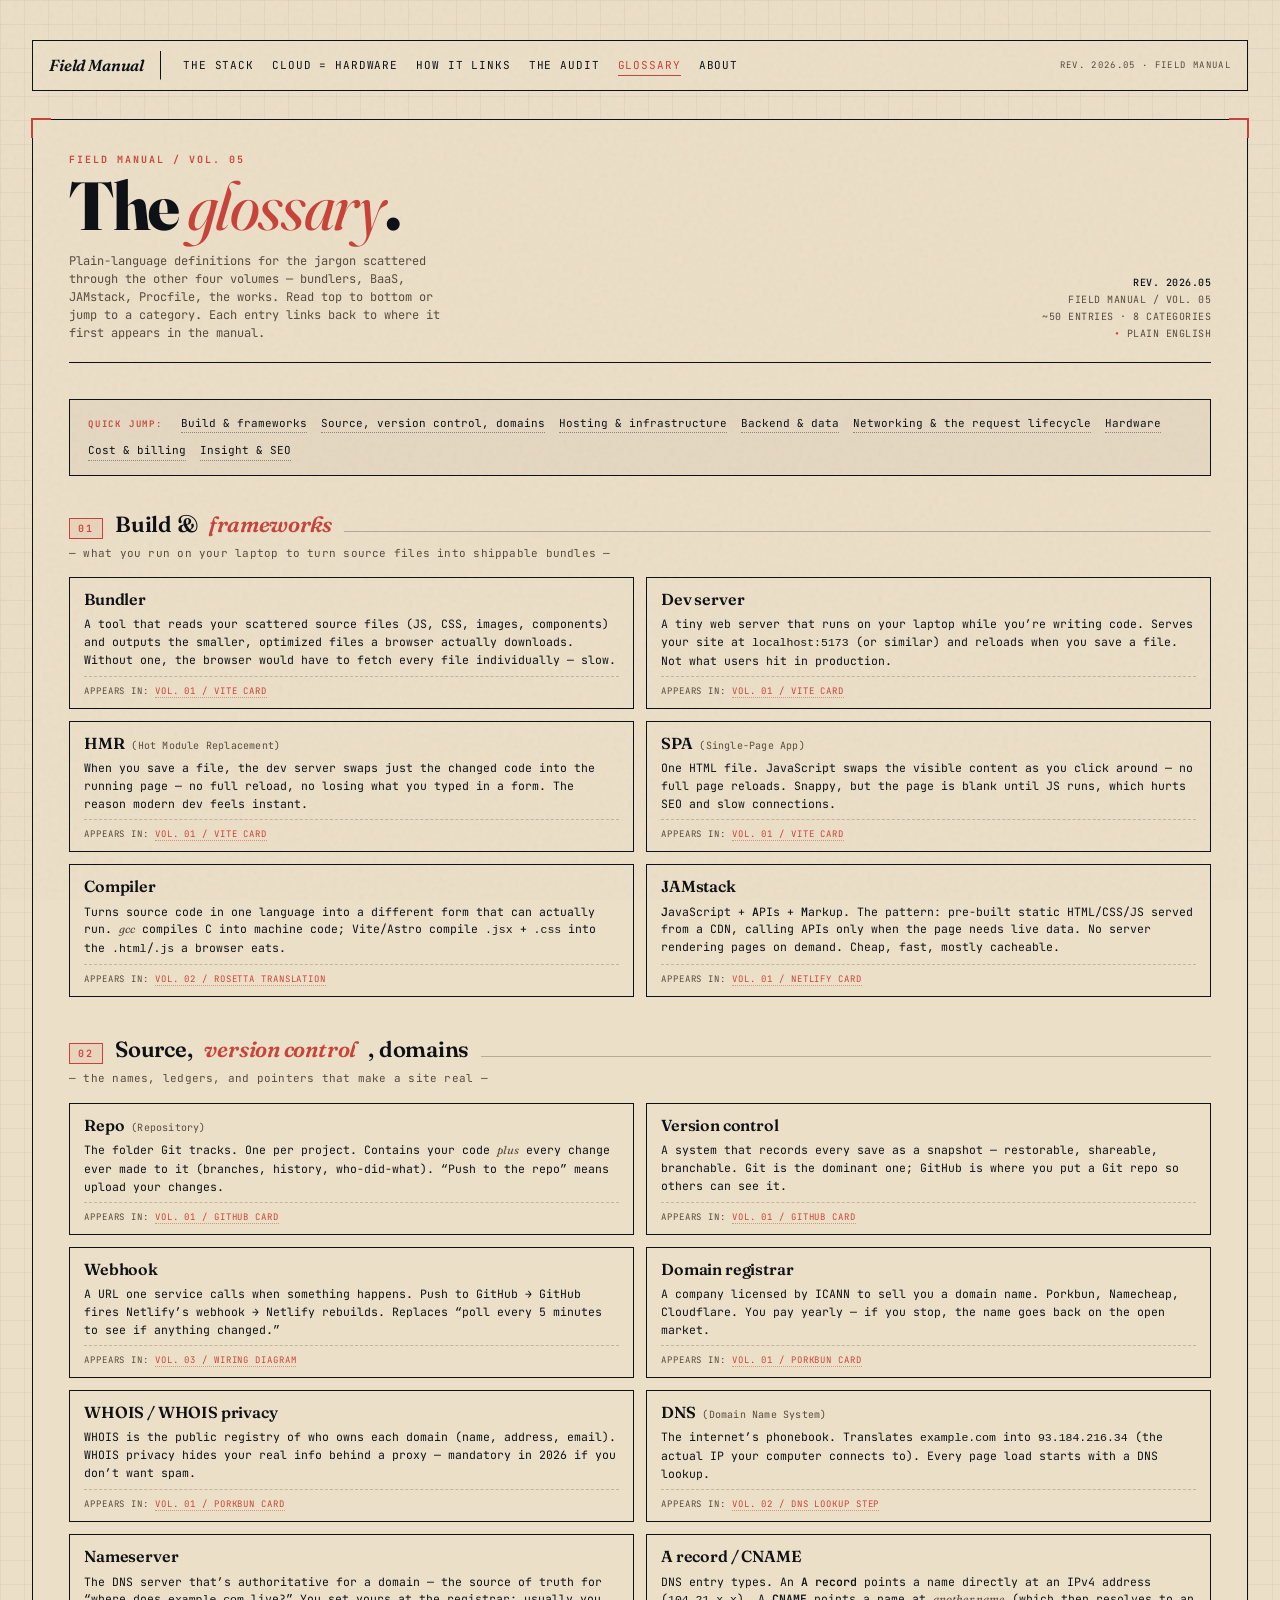
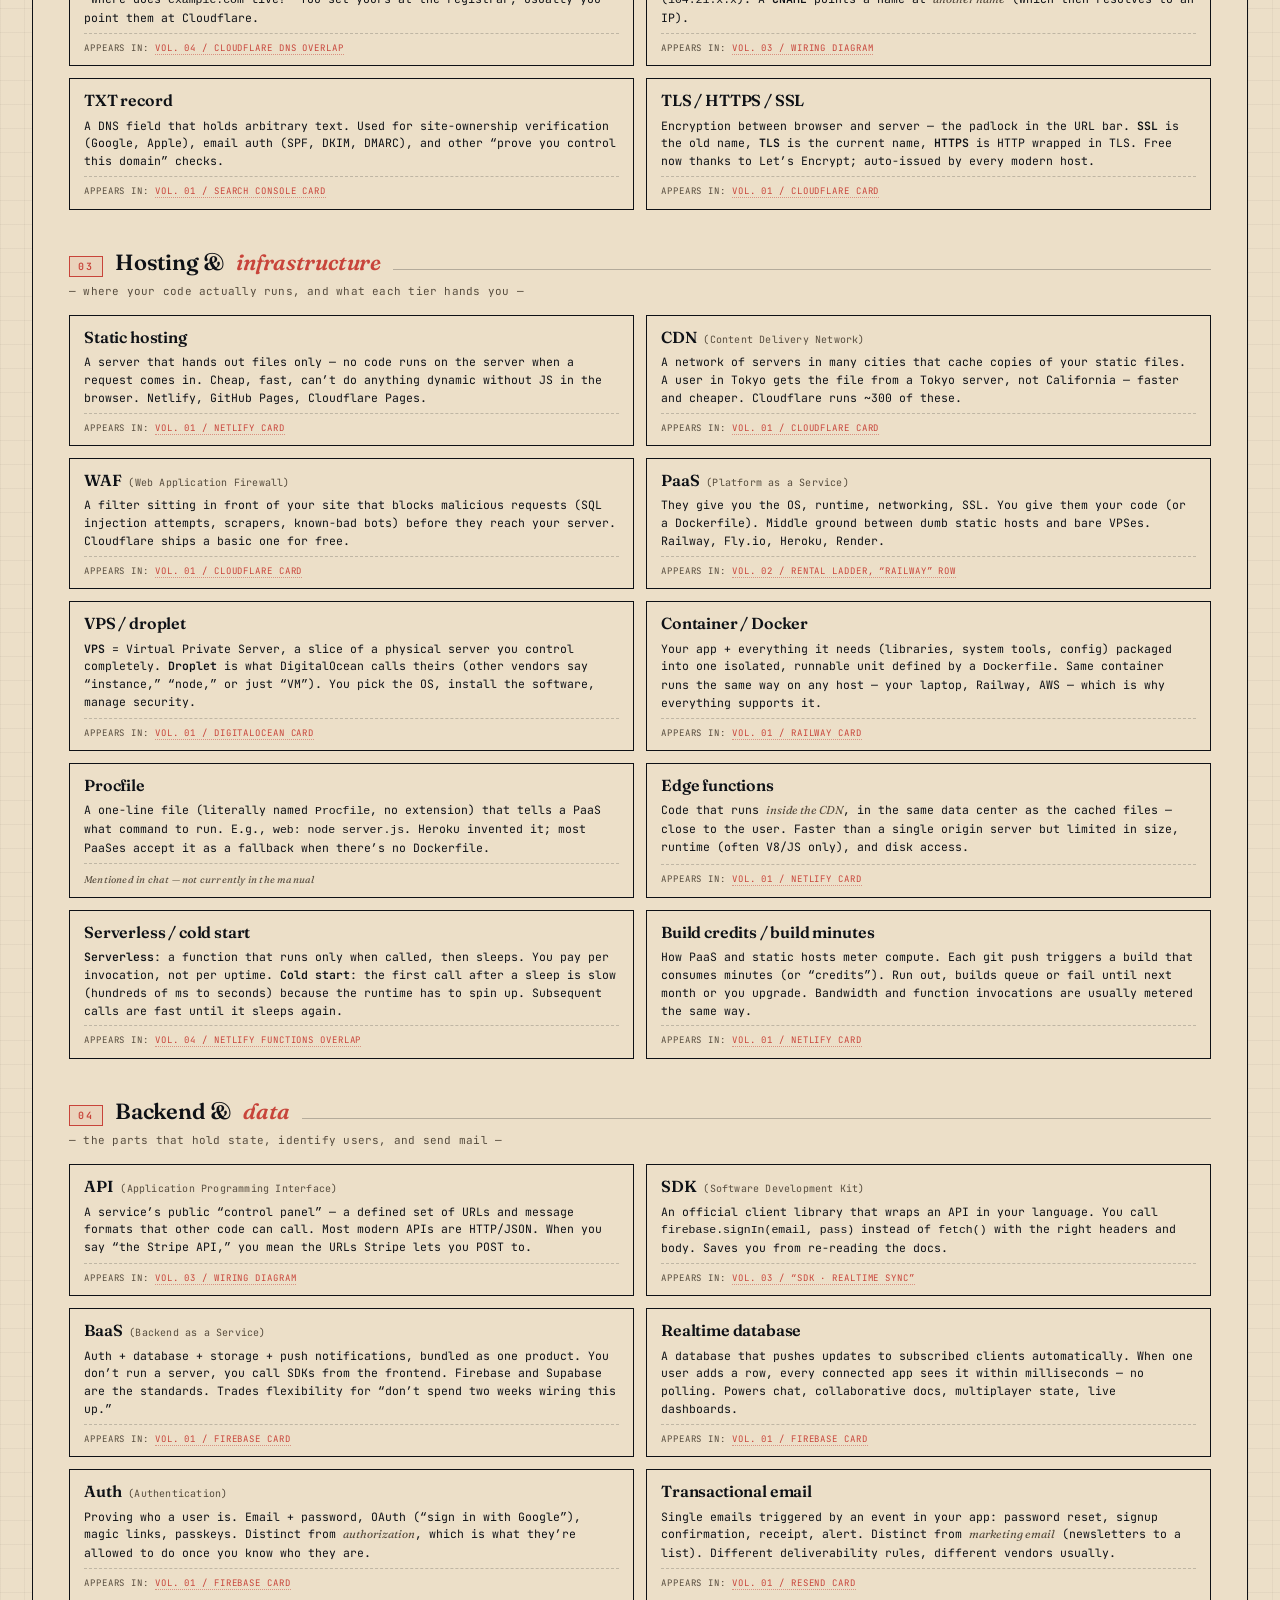
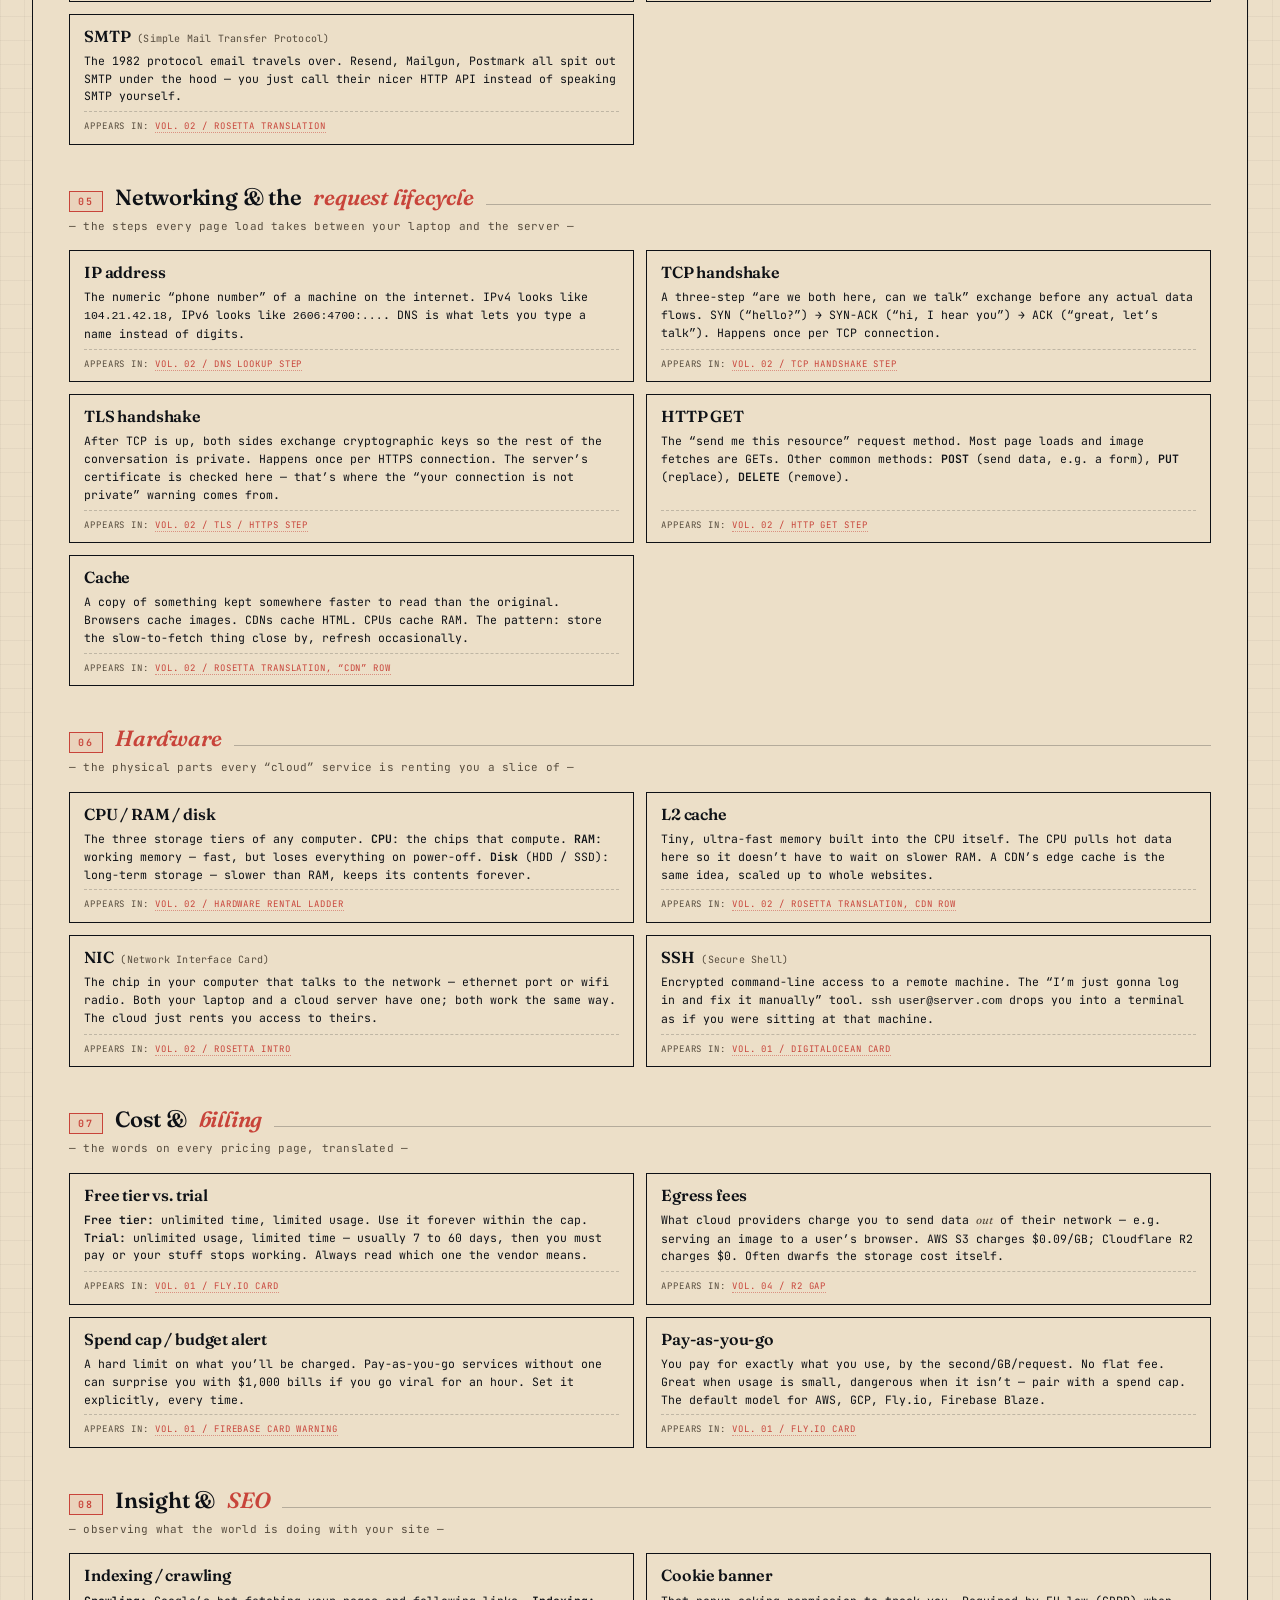
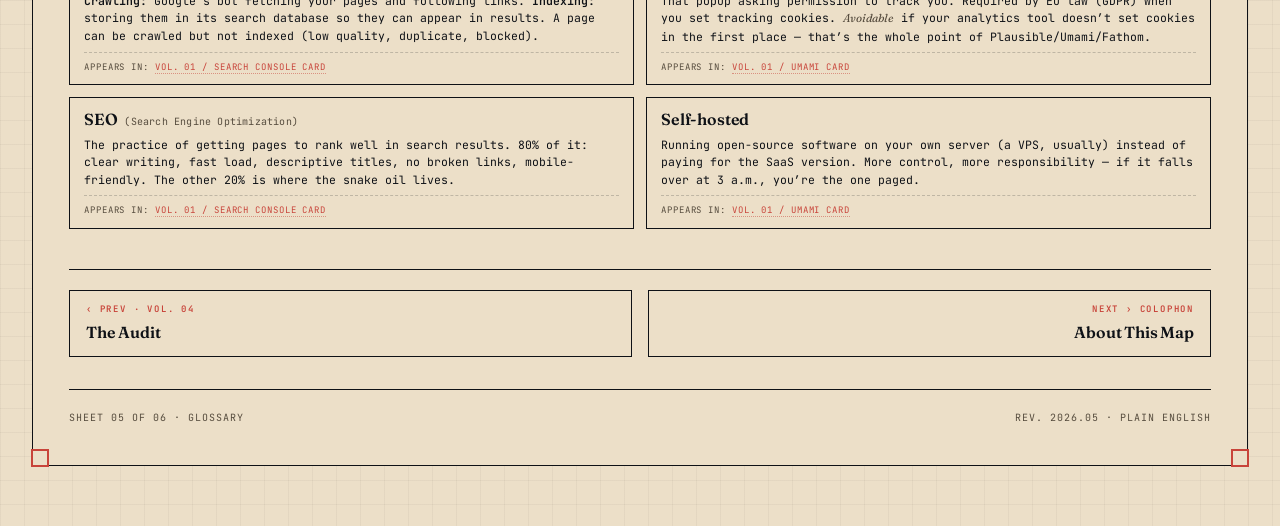
<file: glossary.html>
<!DOCTYPE html>
<html lang="en">
<head>
<meta charset="UTF-8">
<meta name="viewport" content="width=device-width, initial-scale=1.0">
<title>Glossary &mdash; A Field Manual</title>
<meta name="description" content="Plain-language definitions for every CS / web-stack term used elsewhere in this manual. ~50 entries, each linked back to where it first appears.">
<link rel="canonical" href="https://flintomm.github.io/web-stack/glossary.html">
<link rel="icon" href="assets/favicon.svg" type="image/svg+xml">
<meta name="theme-color" content="#ecdfc8">
<meta property="og:type" content="website">
<meta property="og:site_name" content="The Stack">
<meta property="og:title" content="Glossary — The Stack">
<meta property="og:description" content="Plain-language definitions for every CS / web-stack term used elsewhere in this manual. ~50 entries, each linked back to where it first appears.">
<meta property="og:url" content="https://flintomm.github.io/web-stack/glossary.html">
<meta property="og:image" content="https://flintomm.github.io/web-stack/assets/og-image.png">
<meta property="og:image:width" content="1200">
<meta property="og:image:height" content="630">
<meta name="twitter:card" content="summary_large_image">
<meta name="twitter:title" content="Glossary — The Stack">
<meta name="twitter:description" content="Plain-language definitions for every CS / web-stack term used elsewhere in this manual.">
<meta name="twitter:image" content="https://flintomm.github.io/web-stack/assets/og-image.png">
<link rel="preconnect" href="https://fonts.googleapis.com">
<link rel="preconnect" href="https://fonts.gstatic.com" crossorigin>
<link href="https://fonts.googleapis.com/css2?family=Fraunces:opsz,wght@9..144,400;9..144,600;9..144,800&family=JetBrains+Mono:wght@300;400;500;600&display=swap" rel="stylesheet">
<link rel="stylesheet" href="assets/style.css">
</head>
<body>

<nav class="site-nav">
  <a href="index.html" class="brand">Field Manual</a>
  <a href="index.html">The Stack</a>
  <a href="hardware.html">Cloud = Hardware</a>
  <a href="flow.html">How It Links</a>
  <a href="audit.html">The Audit</a>
  <a href="glossary.html" class="current" aria-current="page">Glossary</a>
  <a href="about.html">About</a>
  <span class="nav-spacer"></span>
  <span class="nav-meta">REV. 2026.05 &middot; FIELD MANUAL</span>
</nav>

<div class="frame">
  <span class="corner-bl"></span>
  <span class="corner-br"></span>

  <header class="header">
    <div class="title-block">
      <div class="eyebrow">Field Manual / Vol. 05</div>
      <h1>The <em>glossary</em>.</h1>
      <p class="subtitle">Plain-language definitions for the jargon scattered through the other four volumes &mdash; bundlers, BaaS, JAMstack, Procfile, the works. Read top to bottom or jump to a category. Each entry links back to where it first appears in the manual.</p>
    </div>
    <div class="meta">
      <strong>REV. 2026.05</strong><br>
      FIELD MANUAL / VOL. 05<br>
      ~50 ENTRIES &middot; 8 CATEGORIES<br>
      <span style="color: var(--accent);">&bull;</span> PLAIN ENGLISH
    </div>
  </header>

  <section class="glossary">

    <div class="gloss-toc">
      <span class="gloss-toc-label">Quick jump:</span>
      <a href="#cat-build">Build &amp; frameworks</a>
      <a href="#cat-source">Source, version control, domains</a>
      <a href="#cat-hosting">Hosting &amp; infrastructure</a>
      <a href="#cat-backend">Backend &amp; data</a>
      <a href="#cat-network">Networking &amp; the request lifecycle</a>
      <a href="#cat-hardware">Hardware</a>
      <a href="#cat-cost">Cost &amp; billing</a>
      <a href="#cat-insight">Insight &amp; SEO</a>
    </div>

    <!-- ============== BUILD & FRAMEWORKS ============== -->
    <div class="gloss-cat" id="cat-build">
      <h2 class="gloss-cat-title">
        <span class="gloss-cat-num">01</span>
        Build &amp; <em>frameworks</em>
        <span class="gloss-cat-line"></span>
      </h2>
      <p class="gloss-cat-sub">&mdash; what you run on your laptop to turn source files into shippable bundles &mdash;</p>

      <div class="gloss-grid">

        <article class="gloss-entry" id="term-bundler">
          <h3 class="gloss-term">Bundler</h3>
          <p class="gloss-def">A tool that reads your scattered source files (JS, CSS, images, components) and outputs the smaller, optimized files a browser actually downloads. Without one, the browser would have to fetch every file individually &mdash; slow.</p>
          <span class="gloss-source">Appears in: <a href="index.html#node-01a">Vol. 01 / Vite card</a></span>
        </article>

        <article class="gloss-entry" id="term-dev-server">
          <h3 class="gloss-term">Dev server</h3>
          <p class="gloss-def">A tiny web server that runs on your laptop while you&rsquo;re writing code. Serves your site at <code>localhost:5173</code> (or similar) and reloads when you save a file. Not what users hit in production.</p>
          <span class="gloss-source">Appears in: <a href="index.html#node-01a">Vol. 01 / Vite card</a></span>
        </article>

        <article class="gloss-entry" id="term-hmr">
          <h3 class="gloss-term">HMR <span class="gloss-expand">(Hot Module Replacement)</span></h3>
          <p class="gloss-def">When you save a file, the dev server swaps just the changed code into the running page &mdash; no full reload, no losing what you typed in a form. The reason modern dev feels instant.</p>
          <span class="gloss-source">Appears in: <a href="index.html#node-01a">Vol. 01 / Vite card</a></span>
        </article>

        <article class="gloss-entry" id="term-spa">
          <h3 class="gloss-term">SPA <span class="gloss-expand">(Single-Page App)</span></h3>
          <p class="gloss-def">One HTML file. JavaScript swaps the visible content as you click around &mdash; no full page reloads. Snappy, but the page is blank until JS runs, which hurts SEO and slow connections.</p>
          <span class="gloss-source">Appears in: <a href="index.html#node-01a">Vol. 01 / Vite card</a></span>
        </article>

        <article class="gloss-entry" id="term-compiler">
          <h3 class="gloss-term">Compiler</h3>
          <p class="gloss-def">Turns source code in one language into a different form that can actually run. <em>gcc</em> compiles C into machine code; Vite/Astro compile <code>.jsx</code> + <code>.css</code> into the <code>.html</code>/<code>.js</code> a browser eats.</p>
          <span class="gloss-source">Appears in: <a href="hardware.html#rosetta">Vol. 02 / Rosetta translation</a></span>
        </article>

        <article class="gloss-entry" id="term-jamstack">
          <h3 class="gloss-term">JAMstack</h3>
          <p class="gloss-def"><strong>J</strong>avaScript + <strong>A</strong>PIs + <strong>M</strong>arkup. The pattern: pre-built static HTML/CSS/JS served from a CDN, calling APIs only when the page needs live data. No server rendering pages on demand. Cheap, fast, mostly cacheable.</p>
          <span class="gloss-source">Appears in: <a href="index.html#node-03a">Vol. 01 / Netlify card</a></span>
        </article>

      </div>
    </div>

    <!-- ============== SOURCE / VERSION CONTROL / DOMAINS ============== -->
    <div class="gloss-cat" id="cat-source">
      <h2 class="gloss-cat-title">
        <span class="gloss-cat-num">02</span>
        Source, <em>version control</em>, domains
      <span class="gloss-cat-line"></span>
      </h2>
      <p class="gloss-cat-sub">&mdash; the names, ledgers, and pointers that make a site real &mdash;</p>

      <div class="gloss-grid">

        <article class="gloss-entry" id="term-repo">
          <h3 class="gloss-term">Repo <span class="gloss-expand">(Repository)</span></h3>
          <p class="gloss-def">The folder Git tracks. One per project. Contains your code <em>plus</em> every change ever made to it (branches, history, who-did-what). &ldquo;Push to the repo&rdquo; means upload your changes.</p>
          <span class="gloss-source">Appears in: <a href="index.html#node-02a">Vol. 01 / GitHub card</a></span>
        </article>

        <article class="gloss-entry" id="term-version-control">
          <h3 class="gloss-term">Version control</h3>
          <p class="gloss-def">A system that records every save as a snapshot &mdash; restorable, shareable, branchable. Git is the dominant one; GitHub is where you put a Git repo so others can see it.</p>
          <span class="gloss-source">Appears in: <a href="index.html#node-02a">Vol. 01 / GitHub card</a></span>
        </article>

        <article class="gloss-entry" id="term-webhook">
          <h3 class="gloss-term">Webhook</h3>
          <p class="gloss-def">A URL one service calls when something happens. Push to GitHub &rarr; GitHub fires Netlify&rsquo;s webhook &rarr; Netlify rebuilds. Replaces &ldquo;poll every 5 minutes to see if anything changed.&rdquo;</p>
          <span class="gloss-source">Appears in: <a href="flow.html">Vol. 03 / Wiring diagram</a></span>
        </article>

        <article class="gloss-entry" id="term-registrar">
          <h3 class="gloss-term">Domain registrar</h3>
          <p class="gloss-def">A company licensed by ICANN to sell you a domain name. Porkbun, Namecheap, Cloudflare. You pay yearly &mdash; if you stop, the name goes back on the open market.</p>
          <span class="gloss-source">Appears in: <a href="index.html#node-02b">Vol. 01 / Porkbun card</a></span>
        </article>

        <article class="gloss-entry" id="term-whois">
          <h3 class="gloss-term">WHOIS / WHOIS privacy</h3>
          <p class="gloss-def">WHOIS is the public registry of who owns each domain (name, address, email). WHOIS privacy hides your real info behind a proxy &mdash; mandatory in 2026 if you don&rsquo;t want spam.</p>
          <span class="gloss-source">Appears in: <a href="index.html#node-02b">Vol. 01 / Porkbun card</a></span>
        </article>

        <article class="gloss-entry" id="term-dns">
          <h3 class="gloss-term">DNS <span class="gloss-expand">(Domain Name System)</span></h3>
          <p class="gloss-def">The internet&rsquo;s phonebook. Translates <code>example.com</code> into <code>93.184.216.34</code> (the actual IP your computer connects to). Every page load starts with a DNS lookup.</p>
          <span class="gloss-source">Appears in: <a href="hardware.html#step-01">Vol. 02 / DNS Lookup step</a></span>
        </article>

        <article class="gloss-entry" id="term-nameserver">
          <h3 class="gloss-term">Nameserver</h3>
          <p class="gloss-def">The DNS server that&rsquo;s authoritative for a domain &mdash; the source of truth for &ldquo;where does <code>example.com</code> live?&rdquo; You set yours at the registrar; usually you point them at Cloudflare.</p>
          <span class="gloss-source">Appears in: <a href="audit.html">Vol. 04 / Cloudflare DNS overlap</a></span>
        </article>

        <article class="gloss-entry" id="term-records">
          <h3 class="gloss-term">A record / CNAME</h3>
          <p class="gloss-def">DNS entry types. An <strong>A record</strong> points a name directly at an IPv4 address (<code>104.21.x.x</code>). A <strong>CNAME</strong> points a name at <em>another name</em> (which then resolves to an IP).</p>
          <span class="gloss-source">Appears in: <a href="flow.html">Vol. 03 / Wiring diagram</a></span>
        </article>

        <article class="gloss-entry" id="term-txt">
          <h3 class="gloss-term">TXT record</h3>
          <p class="gloss-def">A DNS field that holds arbitrary text. Used for site-ownership verification (Google, Apple), email auth (SPF, DKIM, DMARC), and other &ldquo;prove you control this domain&rdquo; checks.</p>
          <span class="gloss-source">Appears in: <a href="index.html#node-05b">Vol. 01 / Search Console card</a></span>
        </article>

        <article class="gloss-entry" id="term-tls">
          <h3 class="gloss-term">TLS / HTTPS / SSL</h3>
          <p class="gloss-def">Encryption between browser and server &mdash; the padlock in the URL bar. <strong>SSL</strong> is the old name, <strong>TLS</strong> is the current name, <strong>HTTPS</strong> is HTTP wrapped in TLS. Free now thanks to Let&rsquo;s Encrypt; auto-issued by every modern host.</p>
          <span class="gloss-source">Appears in: <a href="index.html#node-02c">Vol. 01 / Cloudflare card</a></span>
        </article>

      </div>
    </div>

    <!-- ============== HOSTING & INFRASTRUCTURE ============== -->
    <div class="gloss-cat" id="cat-hosting">
      <h2 class="gloss-cat-title">
        <span class="gloss-cat-num">03</span>
        Hosting &amp; <em>infrastructure</em>
        <span class="gloss-cat-line"></span>
      </h2>
      <p class="gloss-cat-sub">&mdash; where your code actually runs, and what each tier hands you &mdash;</p>

      <div class="gloss-grid">

        <article class="gloss-entry" id="term-static-hosting">
          <h3 class="gloss-term">Static hosting</h3>
          <p class="gloss-def">A server that hands out files only &mdash; no code runs on the server when a request comes in. Cheap, fast, can&rsquo;t do anything dynamic without JS in the browser. Netlify, GitHub Pages, Cloudflare Pages.</p>
          <span class="gloss-source">Appears in: <a href="index.html#node-03a">Vol. 01 / Netlify card</a></span>
        </article>

        <article class="gloss-entry" id="term-cdn">
          <h3 class="gloss-term">CDN <span class="gloss-expand">(Content Delivery Network)</span></h3>
          <p class="gloss-def">A network of servers in many cities that cache copies of your static files. A user in Tokyo gets the file from a Tokyo server, not California &mdash; faster and cheaper. Cloudflare runs ~300 of these.</p>
          <span class="gloss-source">Appears in: <a href="index.html#node-02c">Vol. 01 / Cloudflare card</a></span>
        </article>

        <article class="gloss-entry" id="term-waf">
          <h3 class="gloss-term">WAF <span class="gloss-expand">(Web Application Firewall)</span></h3>
          <p class="gloss-def">A filter sitting in front of your site that blocks malicious requests (SQL injection attempts, scrapers, known-bad bots) before they reach your server. Cloudflare ships a basic one for free.</p>
          <span class="gloss-source">Appears in: <a href="index.html#node-02c">Vol. 01 / Cloudflare card</a></span>
        </article>

        <article class="gloss-entry" id="term-paas">
          <h3 class="gloss-term">PaaS <span class="gloss-expand">(Platform as a Service)</span></h3>
          <p class="gloss-def">They give you the OS, runtime, networking, SSL. You give them your code (or a Dockerfile). Middle ground between dumb static hosts and bare VPSes. Railway, Fly.io, Heroku, Render.</p>
          <span class="gloss-source">Appears in: <a href="hardware.html#hardware-ladder">Vol. 02 / Rental Ladder, &ldquo;Railway&rdquo; row</a></span>
        </article>

        <article class="gloss-entry" id="term-vps">
          <h3 class="gloss-term">VPS / droplet</h3>
          <p class="gloss-def"><strong>VPS</strong> = Virtual Private Server, a slice of a physical server you control completely. <strong>Droplet</strong> is what DigitalOcean calls theirs (other vendors say &ldquo;instance,&rdquo; &ldquo;node,&rdquo; or just &ldquo;VM&rdquo;). You pick the OS, install the software, manage security.</p>
          <span class="gloss-source">Appears in: <a href="index.html#node-03d">Vol. 01 / DigitalOcean card</a></span>
        </article>

        <article class="gloss-entry" id="term-container">
          <h3 class="gloss-term">Container / Docker</h3>
          <p class="gloss-def">Your app + everything it needs (libraries, system tools, config) packaged into one isolated, runnable unit defined by a <code>Dockerfile</code>. Same container runs the same way on any host &mdash; your laptop, Railway, AWS &mdash; which is why everything supports it.</p>
          <span class="gloss-source">Appears in: <a href="index.html#node-03b">Vol. 01 / Railway card</a></span>
        </article>

        <article class="gloss-entry" id="term-procfile">
          <h3 class="gloss-term">Procfile</h3>
          <p class="gloss-def">A one-line file (literally named <code>Procfile</code>, no extension) that tells a PaaS what command to run. E.g., <code>web: node server.js</code>. Heroku invented it; most PaaSes accept it as a fallback when there&rsquo;s no Dockerfile.</p>
          <span class="gloss-source gloss-source-none">Mentioned in chat &mdash; not currently in the manual</span>
        </article>

        <article class="gloss-entry" id="term-edge-functions">
          <h3 class="gloss-term">Edge functions</h3>
          <p class="gloss-def">Code that runs <em>inside the CDN</em>, in the same data center as the cached files &mdash; close to the user. Faster than a single origin server but limited in size, runtime (often V8/JS only), and disk access.</p>
          <span class="gloss-source">Appears in: <a href="index.html#node-03a">Vol. 01 / Netlify card</a></span>
        </article>

        <article class="gloss-entry" id="term-serverless">
          <h3 class="gloss-term">Serverless / cold start</h3>
          <p class="gloss-def"><strong>Serverless</strong>: a function that runs only when called, then sleeps. You pay per invocation, not per uptime. <strong>Cold start</strong>: the first call after a sleep is slow (hundreds of ms to seconds) because the runtime has to spin up. Subsequent calls are fast until it sleeps again.</p>
          <span class="gloss-source">Appears in: <a href="audit.html">Vol. 04 / Netlify Functions overlap</a></span>
        </article>

        <article class="gloss-entry" id="term-credits">
          <h3 class="gloss-term">Build credits / build minutes</h3>
          <p class="gloss-def">How PaaS and static hosts meter compute. Each git push triggers a build that consumes minutes (or &ldquo;credits&rdquo;). Run out, builds queue or fail until next month or you upgrade. Bandwidth and function invocations are usually metered the same way.</p>
          <span class="gloss-source">Appears in: <a href="index.html#node-03a">Vol. 01 / Netlify card</a></span>
        </article>

      </div>
    </div>

    <!-- ============== BACKEND & DATA ============== -->
    <div class="gloss-cat" id="cat-backend">
      <h2 class="gloss-cat-title">
        <span class="gloss-cat-num">04</span>
        Backend &amp; <em>data</em>
        <span class="gloss-cat-line"></span>
      </h2>
      <p class="gloss-cat-sub">&mdash; the parts that hold state, identify users, and send mail &mdash;</p>

      <div class="gloss-grid">

        <article class="gloss-entry" id="term-api">
          <h3 class="gloss-term">API <span class="gloss-expand">(Application Programming Interface)</span></h3>
          <p class="gloss-def">A service&rsquo;s public &ldquo;control panel&rdquo; &mdash; a defined set of URLs and message formats that other code can call. Most modern APIs are HTTP/JSON. When you say &ldquo;the Stripe API,&rdquo; you mean the URLs Stripe lets you POST to.</p>
          <span class="gloss-source">Appears in: <a href="flow.html">Vol. 03 / Wiring diagram</a></span>
        </article>

        <article class="gloss-entry" id="term-sdk">
          <h3 class="gloss-term">SDK <span class="gloss-expand">(Software Development Kit)</span></h3>
          <p class="gloss-def">An official client library that wraps an API in your language. You call <code>firebase.signIn(email, pass)</code> instead of <code>fetch()</code> with the right headers and body. Saves you from re-reading the docs.</p>
          <span class="gloss-source">Appears in: <a href="flow.html">Vol. 03 / &ldquo;SDK &middot; realtime sync&rdquo;</a></span>
        </article>

        <article class="gloss-entry" id="term-baas">
          <h3 class="gloss-term">BaaS <span class="gloss-expand">(Backend as a Service)</span></h3>
          <p class="gloss-def">Auth + database + storage + push notifications, bundled as one product. You don&rsquo;t run a server, you call SDKs from the frontend. Firebase and Supabase are the standards. Trades flexibility for &ldquo;don&rsquo;t spend two weeks wiring this up.&rdquo;</p>
          <span class="gloss-source">Appears in: <a href="index.html#node-04a">Vol. 01 / Firebase card</a></span>
        </article>

        <article class="gloss-entry" id="term-realtime-db">
          <h3 class="gloss-term">Realtime database</h3>
          <p class="gloss-def">A database that pushes updates to subscribed clients automatically. When one user adds a row, every connected app sees it within milliseconds &mdash; no polling. Powers chat, collaborative docs, multiplayer state, live dashboards.</p>
          <span class="gloss-source">Appears in: <a href="index.html#node-04a">Vol. 01 / Firebase card</a></span>
        </article>

        <article class="gloss-entry" id="term-auth">
          <h3 class="gloss-term">Auth <span class="gloss-expand">(Authentication)</span></h3>
          <p class="gloss-def">Proving who a user is. Email + password, OAuth (&ldquo;sign in with Google&rdquo;), magic links, passkeys. Distinct from <em>authorization</em>, which is what they&rsquo;re allowed to do once you know who they are.</p>
          <span class="gloss-source">Appears in: <a href="index.html#node-04a">Vol. 01 / Firebase card</a></span>
        </article>

        <article class="gloss-entry" id="term-transactional">
          <h3 class="gloss-term">Transactional email</h3>
          <p class="gloss-def">Single emails triggered by an event in your app: password reset, signup confirmation, receipt, alert. Distinct from <em>marketing email</em> (newsletters to a list). Different deliverability rules, different vendors usually.</p>
          <span class="gloss-source">Appears in: <a href="index.html#node-04b">Vol. 01 / Resend card</a></span>
        </article>

        <article class="gloss-entry" id="term-smtp">
          <h3 class="gloss-term">SMTP <span class="gloss-expand">(Simple Mail Transfer Protocol)</span></h3>
          <p class="gloss-def">The 1982 protocol email travels over. Resend, Mailgun, Postmark all spit out SMTP under the hood &mdash; you just call their nicer HTTP API instead of speaking SMTP yourself.</p>
          <span class="gloss-source">Appears in: <a href="hardware.html#rosetta">Vol. 02 / Rosetta translation</a></span>
        </article>

      </div>
    </div>

    <!-- ============== NETWORKING / REQUEST LIFECYCLE ============== -->
    <div class="gloss-cat" id="cat-network">
      <h2 class="gloss-cat-title">
        <span class="gloss-cat-num">05</span>
        Networking &amp; the <em>request lifecycle</em>
        <span class="gloss-cat-line"></span>
      </h2>
      <p class="gloss-cat-sub">&mdash; the steps every page load takes between your laptop and the server &mdash;</p>

      <div class="gloss-grid">

        <article class="gloss-entry" id="term-ip">
          <h3 class="gloss-term">IP address</h3>
          <p class="gloss-def">The numeric &ldquo;phone number&rdquo; of a machine on the internet. IPv4 looks like <code>104.21.42.18</code>, IPv6 looks like <code>2606:4700:...</code>. DNS is what lets you type a name instead of digits.</p>
          <span class="gloss-source">Appears in: <a href="hardware.html#step-01">Vol. 02 / DNS Lookup step</a></span>
        </article>

        <article class="gloss-entry" id="term-tcp-handshake">
          <h3 class="gloss-term">TCP handshake</h3>
          <p class="gloss-def">A three-step &ldquo;are we both here, can we talk&rdquo; exchange before any actual data flows. SYN (&ldquo;hello?&rdquo;) &rarr; SYN-ACK (&ldquo;hi, I hear you&rdquo;) &rarr; ACK (&ldquo;great, let&rsquo;s talk&rdquo;). Happens once per TCP connection.</p>
          <span class="gloss-source">Appears in: <a href="hardware.html#step-02">Vol. 02 / TCP Handshake step</a></span>
        </article>

        <article class="gloss-entry" id="term-tls-handshake">
          <h3 class="gloss-term">TLS handshake</h3>
          <p class="gloss-def">After TCP is up, both sides exchange cryptographic keys so the rest of the conversation is private. Happens once per HTTPS connection. The server&rsquo;s certificate is checked here &mdash; that&rsquo;s where the &ldquo;your connection is not private&rdquo; warning comes from.</p>
          <span class="gloss-source">Appears in: <a href="hardware.html#step-03">Vol. 02 / TLS / HTTPS step</a></span>
        </article>

        <article class="gloss-entry" id="term-http-get">
          <h3 class="gloss-term">HTTP GET</h3>
          <p class="gloss-def">The &ldquo;send me this resource&rdquo; request method. Most page loads and image fetches are GETs. Other common methods: <strong>POST</strong> (send data, e.g. a form), <strong>PUT</strong> (replace), <strong>DELETE</strong> (remove).</p>
          <span class="gloss-source">Appears in: <a href="hardware.html#step-04">Vol. 02 / HTTP GET step</a></span>
        </article>

        <article class="gloss-entry" id="term-cache">
          <h3 class="gloss-term">Cache</h3>
          <p class="gloss-def">A copy of something kept somewhere faster to read than the original. Browsers cache images. CDNs cache HTML. CPUs cache RAM. The pattern: store the slow-to-fetch thing close by, refresh occasionally.</p>
          <span class="gloss-source">Appears in: <a href="hardware.html#rosetta">Vol. 02 / Rosetta translation, &ldquo;CDN&rdquo; row</a></span>
        </article>

      </div>
    </div>

    <!-- ============== HARDWARE ============== -->
    <div class="gloss-cat" id="cat-hardware">
      <h2 class="gloss-cat-title">
        <span class="gloss-cat-num">06</span>
        <em>Hardware</em>
        <span class="gloss-cat-line"></span>
      </h2>
      <p class="gloss-cat-sub">&mdash; the physical parts every &ldquo;cloud&rdquo; service is renting you a slice of &mdash;</p>

      <div class="gloss-grid">

        <article class="gloss-entry" id="term-cpu-ram-disk">
          <h3 class="gloss-term">CPU / RAM / disk</h3>
          <p class="gloss-def">The three storage tiers of any computer. <strong>CPU</strong>: the chips that compute. <strong>RAM</strong>: working memory &mdash; fast, but loses everything on power-off. <strong>Disk</strong> (HDD / SSD): long-term storage &mdash; slower than RAM, keeps its contents forever.</p>
          <span class="gloss-source">Appears in: <a href="hardware.html#hardware-ladder">Vol. 02 / Hardware Rental Ladder</a></span>
        </article>

        <article class="gloss-entry" id="term-l2-cache">
          <h3 class="gloss-term">L2 cache</h3>
          <p class="gloss-def">Tiny, ultra-fast memory built into the CPU itself. The CPU pulls hot data here so it doesn&rsquo;t have to wait on slower RAM. A CDN&rsquo;s edge cache is the same idea, scaled up to whole websites.</p>
          <span class="gloss-source">Appears in: <a href="hardware.html#rosetta">Vol. 02 / Rosetta translation, CDN row</a></span>
        </article>

        <article class="gloss-entry" id="term-nic">
          <h3 class="gloss-term">NIC <span class="gloss-expand">(Network Interface Card)</span></h3>
          <p class="gloss-def">The chip in your computer that talks to the network &mdash; ethernet port or wifi radio. Both your laptop and a cloud server have one; both work the same way. The cloud just rents you access to theirs.</p>
          <span class="gloss-source">Appears in: <a href="hardware.html#rosetta">Vol. 02 / Rosetta intro</a></span>
        </article>

        <article class="gloss-entry" id="term-ssh">
          <h3 class="gloss-term">SSH <span class="gloss-expand">(Secure Shell)</span></h3>
          <p class="gloss-def">Encrypted command-line access to a remote machine. The &ldquo;I&rsquo;m just gonna log in and fix it manually&rdquo; tool. <code>ssh user@server.com</code> drops you into a terminal as if you were sitting at that machine.</p>
          <span class="gloss-source">Appears in: <a href="index.html#node-03d">Vol. 01 / DigitalOcean card</a></span>
        </article>

      </div>
    </div>

    <!-- ============== COST & BILLING ============== -->
    <div class="gloss-cat" id="cat-cost">
      <h2 class="gloss-cat-title">
        <span class="gloss-cat-num">07</span>
        Cost &amp; <em>billing</em>
        <span class="gloss-cat-line"></span>
      </h2>
      <p class="gloss-cat-sub">&mdash; the words on every pricing page, translated &mdash;</p>

      <div class="gloss-grid">

        <article class="gloss-entry" id="term-free-vs-trial">
          <h3 class="gloss-term">Free tier vs. trial</h3>
          <p class="gloss-def"><strong>Free tier:</strong> unlimited time, limited usage. Use it forever within the cap. <strong>Trial:</strong> unlimited usage, limited time &mdash; usually 7 to 60 days, then you must pay or your stuff stops working. Always read which one the vendor means.</p>
          <span class="gloss-source">Appears in: <a href="index.html#node-03c">Vol. 01 / Fly.io card</a></span>
        </article>

        <article class="gloss-entry" id="term-egress">
          <h3 class="gloss-term">Egress fees</h3>
          <p class="gloss-def">What cloud providers charge you to send data <em>out</em> of their network &mdash; e.g. serving an image to a user&rsquo;s browser. AWS S3 charges $0.09/GB; Cloudflare R2 charges $0. Often dwarfs the storage cost itself.</p>
          <span class="gloss-source">Appears in: <a href="audit.html">Vol. 04 / R2 gap</a></span>
        </article>

        <article class="gloss-entry" id="term-spend-cap">
          <h3 class="gloss-term">Spend cap / budget alert</h3>
          <p class="gloss-def">A hard limit on what you&rsquo;ll be charged. Pay-as-you-go services without one can surprise you with $1,000 bills if you go viral for an hour. Set it explicitly, every time.</p>
          <span class="gloss-source">Appears in: <a href="index.html#node-04a">Vol. 01 / Firebase card warning</a></span>
        </article>

        <article class="gloss-entry" id="term-payg">
          <h3 class="gloss-term">Pay-as-you-go</h3>
          <p class="gloss-def">You pay for exactly what you use, by the second/GB/request. No flat fee. Great when usage is small, dangerous when it isn&rsquo;t &mdash; pair with a spend cap. The default model for AWS, GCP, Fly.io, Firebase Blaze.</p>
          <span class="gloss-source">Appears in: <a href="index.html#node-03c">Vol. 01 / Fly.io card</a></span>
        </article>

      </div>
    </div>

    <!-- ============== INSIGHT & SEO ============== -->
    <div class="gloss-cat" id="cat-insight">
      <h2 class="gloss-cat-title">
        <span class="gloss-cat-num">08</span>
        Insight &amp; <em>SEO</em>
        <span class="gloss-cat-line"></span>
      </h2>
      <p class="gloss-cat-sub">&mdash; observing what the world is doing with your site &mdash;</p>

      <div class="gloss-grid">

        <article class="gloss-entry" id="term-indexing">
          <h3 class="gloss-term">Indexing / crawling</h3>
          <p class="gloss-def"><strong>Crawling:</strong> Google&rsquo;s bot fetching your pages and following links. <strong>Indexing:</strong> storing them in its search database so they can appear in results. A page can be crawled but not indexed (low quality, duplicate, blocked).</p>
          <span class="gloss-source">Appears in: <a href="index.html#node-05b">Vol. 01 / Search Console card</a></span>
        </article>

        <article class="gloss-entry" id="term-cookie-banner">
          <h3 class="gloss-term">Cookie banner</h3>
          <p class="gloss-def">That popup asking permission to track you. Required by EU law (GDPR) when you set tracking cookies. <em>Avoidable</em> if your analytics tool doesn&rsquo;t set cookies in the first place &mdash; that&rsquo;s the whole point of Plausible/Umami/Fathom.</p>
          <span class="gloss-source">Appears in: <a href="index.html#node-05a">Vol. 01 / Umami card</a></span>
        </article>

        <article class="gloss-entry" id="term-seo">
          <h3 class="gloss-term">SEO <span class="gloss-expand">(Search Engine Optimization)</span></h3>
          <p class="gloss-def">The practice of getting pages to rank well in search results. 80% of it: clear writing, fast load, descriptive titles, no broken links, mobile-friendly. The other 20% is where the snake oil lives.</p>
          <span class="gloss-source">Appears in: <a href="index.html#node-05b">Vol. 01 / Search Console card</a></span>
        </article>

        <article class="gloss-entry" id="term-self-hosted">
          <h3 class="gloss-term">Self-hosted</h3>
          <p class="gloss-def">Running open-source software on your own server (a VPS, usually) instead of paying for the SaaS version. More control, more responsibility &mdash; if it falls over at 3 a.m., you&rsquo;re the one paged.</p>
          <span class="gloss-source">Appears in: <a href="index.html#node-05a">Vol. 01 / Umami card</a></span>
        </article>

      </div>
    </div>

  </section>

  <nav class="volume-nav" aria-label="Field manual navigation">
    <a class="vn-prev" href="audit.html">
      <span class="vn-dir">&lsaquo; Prev &middot; Vol. 04</span>
      <span class="vn-title">The Audit</span>
    </a>
    <a class="vn-next" href="about.html">
      <span class="vn-dir">Next &rsaquo; Colophon</span>
      <span class="vn-title">About This Map</span>
    </a>
  </nav>

  <footer class="footer">
    <span>SHEET 05 OF 06 &middot; GLOSSARY</span>
    <span>REV. 2026.05 &middot; PLAIN ENGLISH</span>
  </footer>

</div>

</body>
</html>
</file>
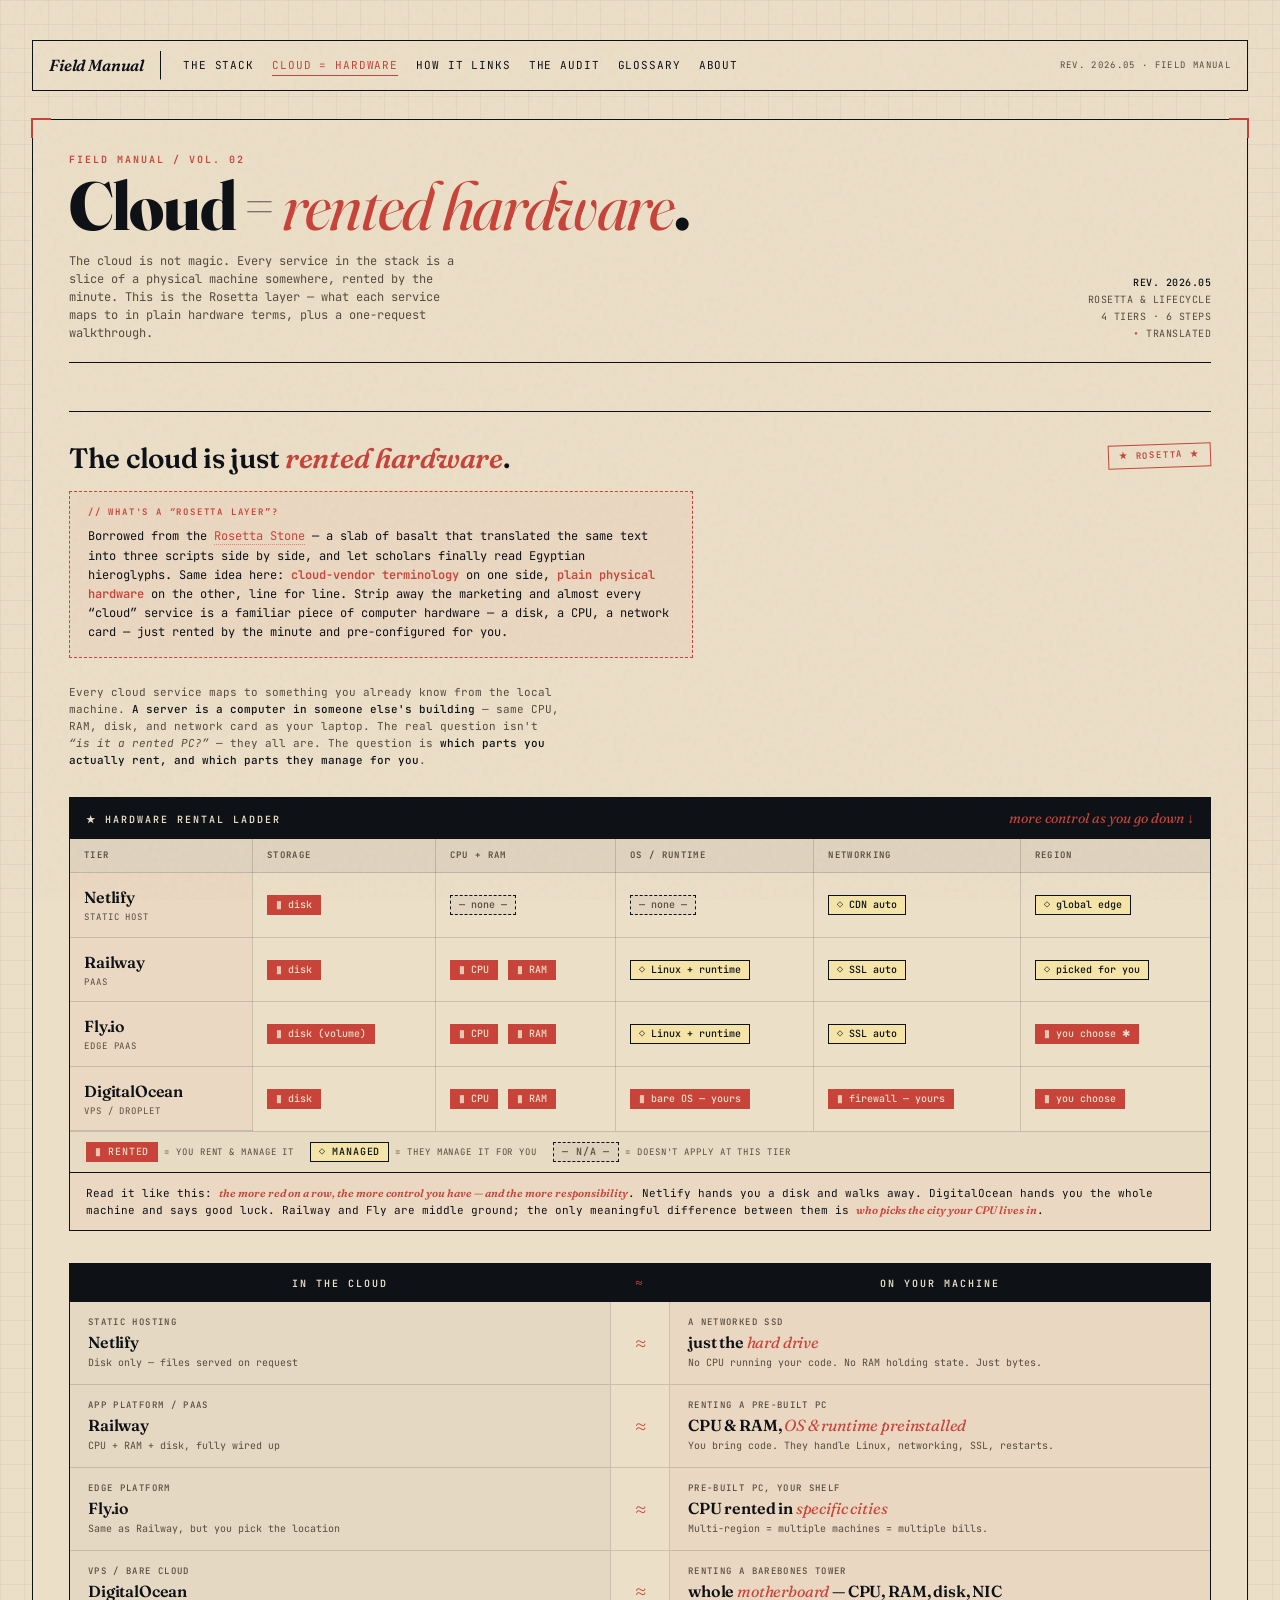
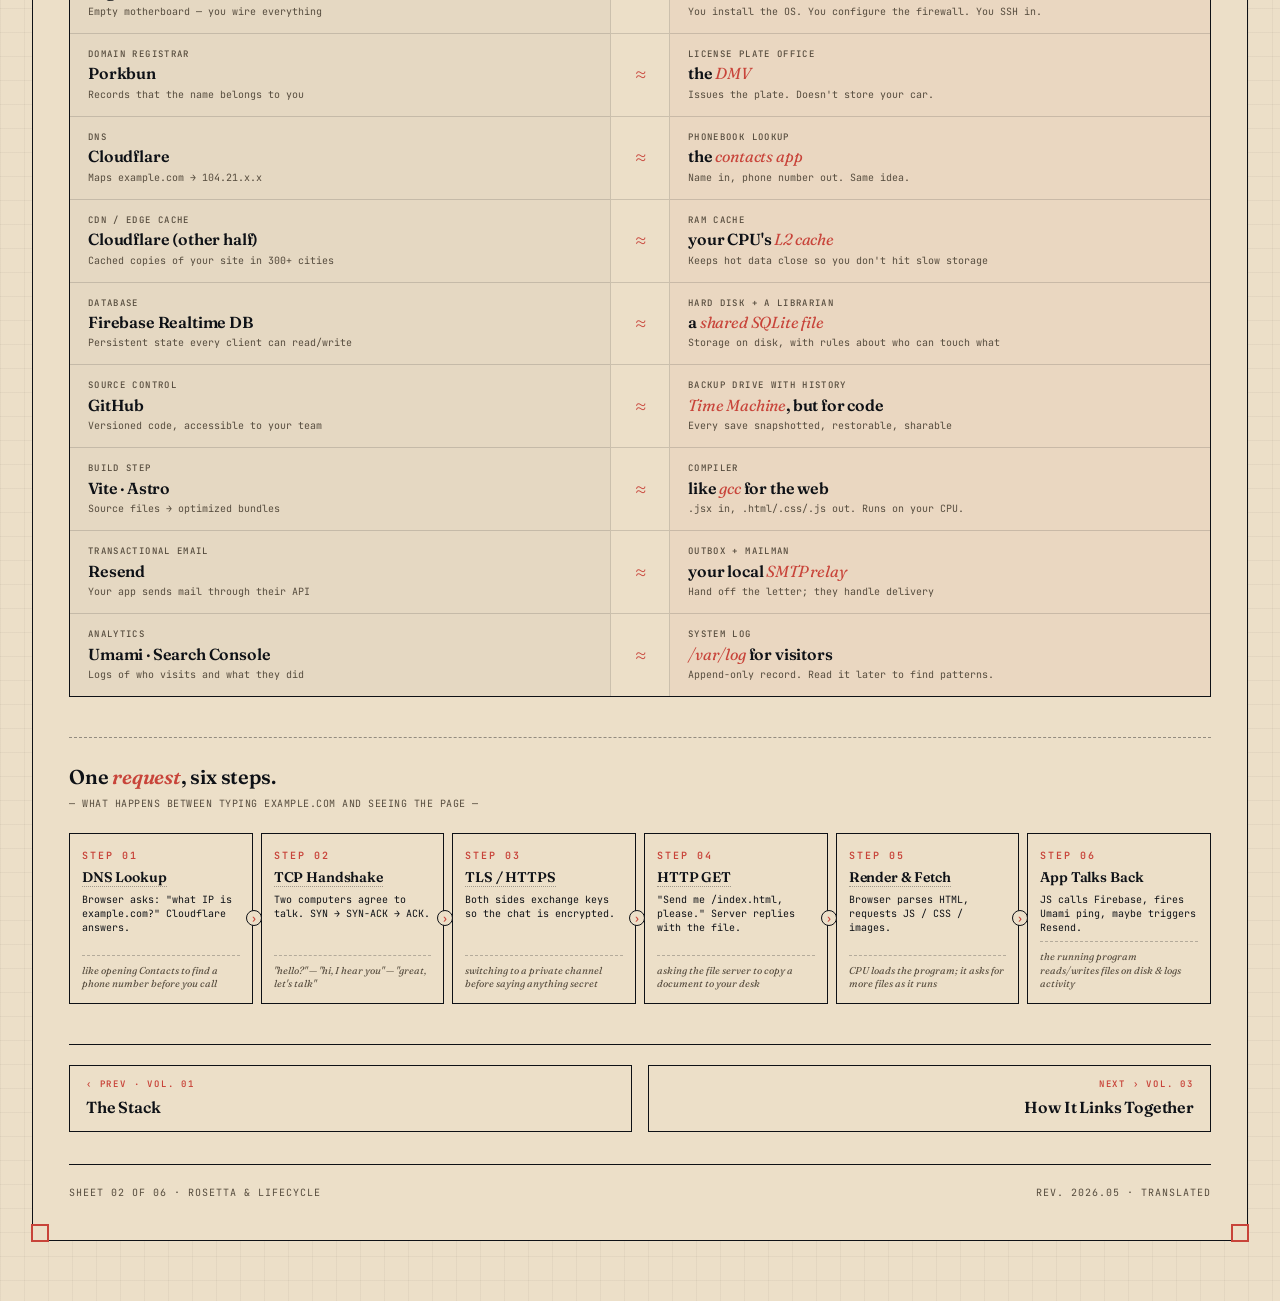
<file: hardware.html>
<!DOCTYPE html>
<html lang="en">
<head>
<meta charset="UTF-8">
<meta name="viewport" content="width=device-width, initial-scale=1.0">
<title>Cloud = Rented Hardware &mdash; A Field Manual</title>
<meta name="description" content="The Rosetta layer: every cloud service translated back into rented hardware, plus a six-step lifecycle of one request.">
<link rel="canonical" href="https://flintomm.github.io/web-stack/hardware.html">
<link rel="icon" href="assets/favicon.svg" type="image/svg+xml">
<meta name="theme-color" content="#ecdfc8">
<meta property="og:type" content="website">
<meta property="og:site_name" content="The Stack">
<meta property="og:title" content="Cloud = Rented Hardware — The Stack">
<meta property="og:description" content="The Rosetta layer: every cloud service translated back into rented hardware, plus a six-step lifecycle of one request.">
<meta property="og:url" content="https://flintomm.github.io/web-stack/hardware.html">
<meta property="og:image" content="https://flintomm.github.io/web-stack/assets/og-image.png">
<meta property="og:image:width" content="1200">
<meta property="og:image:height" content="630">
<meta name="twitter:card" content="summary_large_image">
<meta name="twitter:title" content="Cloud = Rented Hardware — The Stack">
<meta name="twitter:description" content="The Rosetta layer: every cloud service translated back into rented hardware.">
<meta name="twitter:image" content="https://flintomm.github.io/web-stack/assets/og-image.png">
<link rel="preconnect" href="https://fonts.googleapis.com">
<link rel="preconnect" href="https://fonts.gstatic.com" crossorigin>
<link href="https://fonts.googleapis.com/css2?family=Fraunces:opsz,wght@9..144,400;9..144,600;9..144,800&family=JetBrains+Mono:wght@300;400;500;600&display=swap" rel="stylesheet">
<link rel="stylesheet" href="assets/style.css">
</head>
<body>

<nav class="site-nav">
  <a href="index.html" class="brand">Field Manual</a>
  <a href="index.html">The Stack</a>
  <a href="hardware.html" class="current" aria-current="page">Cloud = Hardware</a>
  <a href="flow.html">How It Links</a>
  <a href="audit.html">The Audit</a>
  <a href="glossary.html">Glossary</a>
  <a href="about.html">About</a>
  <span class="nav-spacer"></span>
  <span class="nav-meta">REV. 2026.05 &middot; FIELD MANUAL</span>
</nav>

<div class="frame">
  <span class="corner-bl"></span>
  <span class="corner-br"></span>

  <header class="header">
    <div class="title-block">
      <div class="eyebrow">Field Manual / Vol. 02</div>
      <h1>Cloud = <em>rented hardware</em>.</h1>
      <p class="subtitle">The cloud is not magic. Every service in the stack is a slice of a physical machine somewhere, rented by the minute. This is the Rosetta layer &mdash; what each service maps to in plain hardware terms, plus a one-request walkthrough.</p>
    </div>
    <div class="meta">
      <strong>REV. 2026.05</strong><br>
      ROSETTA &amp; LIFECYCLE<br>
      4 TIERS &middot; 6 STEPS<br>
      <span style="color: var(--accent);">&bull;</span> TRANSLATED
    </div>
  </header>
  <section class="rosetta" id="rosetta">
    <div class="rosetta-head">
      <h2 class="rosetta-title">The cloud is just <em>rented hardware</em>.</h2>
      <span class="rosetta-stamp">★ ROSETTA ★</span>
    </div>

    <aside class="rosetta-explainer">
      <span class="rosetta-explainer-label">// what's a &ldquo;Rosetta layer&rdquo;?</span>
      <p>Borrowed from the <a href="https://en.wikipedia.org/wiki/Rosetta_Stone" target="_blank" rel="noopener">Rosetta Stone</a> — a slab of basalt that translated the same text into three scripts side by side, and let scholars finally read Egyptian hieroglyphs. Same idea here: <strong>cloud-vendor terminology</strong> on one side, <strong>plain physical hardware</strong> on the other, line for line. Strip away the marketing and almost every &ldquo;cloud&rdquo; service is a familiar piece of computer hardware — a disk, a CPU, a network card — just rented by the minute and pre-configured for you.</p>
    </aside>

    <p class="rosetta-sub">Every cloud service maps to something you already know from the local machine. <strong>A server is a computer in someone else's building</strong> — same CPU, RAM, disk, and network card as your laptop. The real question isn't <em>&ldquo;is it a rented PC?&rdquo;</em> — they all are. The question is <strong>which parts you actually rent, and which parts they manage for you</strong>.</p>

    <!-- HARDWARE RENTAL LADDER -->
    <div class="ladder" id="hardware-ladder">
      <div class="ladder-head">
        <span>★ Hardware Rental Ladder</span>
        <em>more control as you go down ↓</em>
      </div>
      <table class="ladder-table">
        <thead>
          <tr>
            <th class="tier">Tier</th>
            <th>Storage</th>
            <th>CPU + RAM</th>
            <th>OS / Runtime</th>
            <th>Networking</th>
            <th>Region</th>
          </tr>
        </thead>
        <tbody>
          <tr>
            <th>Netlify<span class="tier-sub">static host</span></th>
            <td><span class="part rented">disk</span></td>
            <td><span class="part yours">— none —</span></td>
            <td><span class="part yours">— none —</span></td>
            <td><span class="part managed">CDN auto</span></td>
            <td><span class="part managed">global edge</span></td>
          </tr>
          <tr>
            <th>Railway<span class="tier-sub">PaaS</span></th>
            <td><span class="part rented">disk</span></td>
            <td><span class="part rented">CPU</span> <span class="part rented">RAM</span></td>
            <td><span class="part managed">Linux + runtime</span></td>
            <td><span class="part managed">SSL auto</span></td>
            <td><span class="part managed">picked for you</span></td>
          </tr>
          <tr>
            <th>Fly.io<span class="tier-sub">edge PaaS</span></th>
            <td><span class="part rented">disk (volume)</span></td>
            <td><span class="part rented">CPU</span> <span class="part rented">RAM</span></td>
            <td><span class="part managed">Linux + runtime</span></td>
            <td><span class="part managed">SSL auto</span></td>
            <td><span class="part rented">you choose ✱</span></td>
          </tr>
          <tr>
            <th>DigitalOcean<span class="tier-sub">VPS / droplet</span></th>
            <td><span class="part rented">disk</span></td>
            <td><span class="part rented">CPU</span> <span class="part rented">RAM</span></td>
            <td><span class="part rented">bare OS — yours</span></td>
            <td><span class="part rented">firewall — yours</span></td>
            <td><span class="part rented">you choose</span></td>
          </tr>
        </tbody>
      </table>
      <div class="ladder-legend">
        <div class="leg"><span class="part rented">rented</span> = you rent &amp; manage it</div>
        <div class="leg"><span class="part managed">managed</span> = they manage it for you</div>
        <div class="leg"><span class="part yours">— n/a —</span> = doesn't apply at this tier</div>
      </div>
      <div class="ladder-note">
        Read it like this: <strong>the more red on a row, the more control you have — and the more responsibility</strong>. Netlify hands you a disk and walks away. DigitalOcean hands you the whole machine and says good luck. Railway and Fly are middle ground; the only meaningful difference between them is <strong>who picks the city your CPU lives in</strong>.
      </div>
    </div>

    <div class="rosetta-grid">

      <div class="rosetta-header-row">
        <div class="rosetta-cell">In the cloud</div>
        <div class="rosetta-cell bridge">≈</div>
        <div class="rosetta-cell">On your machine</div>
      </div>

      <div class="rosetta-row">
        <div class="rosetta-cell cloud">
          <span class="rcell-label">Static Hosting</span>
          <span class="rcell-name">Netlify</span>
          <span class="rcell-note">Disk only — files served on request</span>
        </div>
        <div class="rosetta-cell bridge">≈</div>
        <div class="rosetta-cell local">
          <span class="rcell-label">A networked SSD</span>
          <span class="rcell-name">just the <em>hard drive</em></span>
          <span class="rcell-note">No CPU running your code. No RAM holding state. Just bytes.</span>
        </div>
      </div>

      <div class="rosetta-row">
        <div class="rosetta-cell cloud">
          <span class="rcell-label">App Platform / PaaS</span>
          <span class="rcell-name">Railway</span>
          <span class="rcell-note">CPU + RAM + disk, fully wired up</span>
        </div>
        <div class="rosetta-cell bridge">≈</div>
        <div class="rosetta-cell local">
          <span class="rcell-label">Renting a pre-built PC</span>
          <span class="rcell-name">CPU &amp; RAM, <em>OS &amp; runtime preinstalled</em></span>
          <span class="rcell-note">You bring code. They handle Linux, networking, SSL, restarts.</span>
        </div>
      </div>

      <div class="rosetta-row">
        <div class="rosetta-cell cloud">
          <span class="rcell-label">Edge Platform</span>
          <span class="rcell-name">Fly.io</span>
          <span class="rcell-note">Same as Railway, but you pick the location</span>
        </div>
        <div class="rosetta-cell bridge">≈</div>
        <div class="rosetta-cell local">
          <span class="rcell-label">Pre-built PC, your shelf</span>
          <span class="rcell-name">CPU rented in <em>specific cities</em></span>
          <span class="rcell-note">Multi-region = multiple machines = multiple bills.</span>
        </div>
      </div>

      <div class="rosetta-row">
        <div class="rosetta-cell cloud">
          <span class="rcell-label">VPS / Bare Cloud</span>
          <span class="rcell-name">DigitalOcean</span>
          <span class="rcell-note">Empty motherboard — you wire everything</span>
        </div>
        <div class="rosetta-cell bridge">≈</div>
        <div class="rosetta-cell local">
          <span class="rcell-label">Renting a barebones tower</span>
          <span class="rcell-name">whole <em>motherboard</em> — CPU, RAM, disk, NIC</span>
          <span class="rcell-note">You install the OS. You configure the firewall. You SSH in.</span>
        </div>
      </div>

      <div class="rosetta-row">
        <div class="rosetta-cell cloud">
          <span class="rcell-label">Domain Registrar</span>
          <span class="rcell-name">Porkbun</span>
          <span class="rcell-note">Records that the name belongs to you</span>
        </div>
        <div class="rosetta-cell bridge">≈</div>
        <div class="rosetta-cell local">
          <span class="rcell-label">License plate office</span>
          <span class="rcell-name">the <em>DMV</em></span>
          <span class="rcell-note">Issues the plate. Doesn't store your car.</span>
        </div>
      </div>

      <div class="rosetta-row">
        <div class="rosetta-cell cloud">
          <span class="rcell-label">DNS</span>
          <span class="rcell-name">Cloudflare</span>
          <span class="rcell-note">Maps example.com → 104.21.x.x</span>
        </div>
        <div class="rosetta-cell bridge">≈</div>
        <div class="rosetta-cell local">
          <span class="rcell-label">Phonebook lookup</span>
          <span class="rcell-name">the <em>contacts app</em></span>
          <span class="rcell-note">Name in, phone number out. Same idea.</span>
        </div>
      </div>

      <div class="rosetta-row">
        <div class="rosetta-cell cloud">
          <span class="rcell-label">CDN / Edge cache</span>
          <span class="rcell-name">Cloudflare (other half)</span>
          <span class="rcell-note">Cached copies of your site in 300+ cities</span>
        </div>
        <div class="rosetta-cell bridge">≈</div>
        <div class="rosetta-cell local">
          <span class="rcell-label">RAM cache</span>
          <span class="rcell-name">your CPU's <em>L2 cache</em></span>
          <span class="rcell-note">Keeps hot data close so you don't hit slow storage</span>
        </div>
      </div>

      <div class="rosetta-row">
        <div class="rosetta-cell cloud">
          <span class="rcell-label">Database</span>
          <span class="rcell-name">Firebase Realtime DB</span>
          <span class="rcell-note">Persistent state every client can read/write</span>
        </div>
        <div class="rosetta-cell bridge">≈</div>
        <div class="rosetta-cell local">
          <span class="rcell-label">Hard disk + a librarian</span>
          <span class="rcell-name">a <em>shared SQLite file</em></span>
          <span class="rcell-note">Storage on disk, with rules about who can touch what</span>
        </div>
      </div>

      <div class="rosetta-row">
        <div class="rosetta-cell cloud">
          <span class="rcell-label">Source control</span>
          <span class="rcell-name">GitHub</span>
          <span class="rcell-note">Versioned code, accessible to your team</span>
        </div>
        <div class="rosetta-cell bridge">≈</div>
        <div class="rosetta-cell local">
          <span class="rcell-label">Backup drive with history</span>
          <span class="rcell-name"><em>Time Machine</em>, but for code</span>
          <span class="rcell-note">Every save snapshotted, restorable, sharable</span>
        </div>
      </div>

      <div class="rosetta-row">
        <div class="rosetta-cell cloud">
          <span class="rcell-label">Build step</span>
          <span class="rcell-name">Vite · Astro</span>
          <span class="rcell-note">Source files → optimized bundles</span>
        </div>
        <div class="rosetta-cell bridge">≈</div>
        <div class="rosetta-cell local">
          <span class="rcell-label">Compiler</span>
          <span class="rcell-name">like <em>gcc</em> for the web</span>
          <span class="rcell-note">.jsx in, .html/.css/.js out. Runs on your CPU.</span>
        </div>
      </div>

      <div class="rosetta-row">
        <div class="rosetta-cell cloud">
          <span class="rcell-label">Transactional email</span>
          <span class="rcell-name">Resend</span>
          <span class="rcell-note">Your app sends mail through their API</span>
        </div>
        <div class="rosetta-cell bridge">≈</div>
        <div class="rosetta-cell local">
          <span class="rcell-label">Outbox + mailman</span>
          <span class="rcell-name">your local <em>SMTP relay</em></span>
          <span class="rcell-note">Hand off the letter; they handle delivery</span>
        </div>
      </div>

      <div class="rosetta-row">
        <div class="rosetta-cell cloud">
          <span class="rcell-label">Analytics</span>
          <span class="rcell-name">Umami · Search Console</span>
          <span class="rcell-note">Logs of who visits and what they did</span>
        </div>
        <div class="rosetta-cell bridge">≈</div>
        <div class="rosetta-cell local">
          <span class="rcell-label">System log</span>
          <span class="rcell-name"><em>/var/log</em> for visitors</span>
          <span class="rcell-note">Append-only record. Read it later to find patterns.</span>
        </div>
      </div>

    </div>

    <!-- REQUEST LIFECYCLE STRIP -->
    <div class="lifecycle">
      <h3 class="lifecycle-title">One <em>request</em>, six steps.</h3>
      <p class="lifecycle-sub">— what happens between typing example.com and seeing the page —</p>

      <div class="lifecycle-strip">

        <div class="step" id="step-01">
          <span class="step-num">STEP 01</span>
          <span class="step-title"><a href="https://developer.mozilla.org/en-US/docs/Glossary/DNS" target="_blank" rel="noopener">DNS Lookup</a></span>
          <p class="step-desc">Browser asks: "what IP is example.com?" Cloudflare answers.</p>
          <p class="step-analog">like opening Contacts to find a phone number before you call</p>
          <span class="step-arrow">›</span>
        </div>

        <div class="step" id="step-02">
          <span class="step-num">STEP 02</span>
          <span class="step-title"><a href="https://developer.mozilla.org/en-US/docs/Glossary/TCP_handshake" target="_blank" rel="noopener">TCP Handshake</a></span>
          <p class="step-desc">Two computers agree to talk. SYN → SYN-ACK → ACK.</p>
          <p class="step-analog">"hello?" — "hi, I hear you" — "great, let's talk"</p>
          <span class="step-arrow">›</span>
        </div>

        <div class="step" id="step-03">
          <span class="step-num">STEP 03</span>
          <span class="step-title"><a href="https://developer.mozilla.org/en-US/docs/Glossary/TLS" target="_blank" rel="noopener">TLS / HTTPS</a></span>
          <p class="step-desc">Both sides exchange keys so the chat is encrypted.</p>
          <p class="step-analog">switching to a private channel before saying anything secret</p>
          <span class="step-arrow">›</span>
        </div>

        <div class="step" id="step-04">
          <span class="step-num">STEP 04</span>
          <span class="step-title"><a href="https://developer.mozilla.org/en-US/docs/Web/HTTP/Methods/GET" target="_blank" rel="noopener">HTTP GET</a></span>
          <p class="step-desc">"Send me /index.html, please." Server replies with the file.</p>
          <p class="step-analog">asking the file server to copy a document to your desk</p>
          <span class="step-arrow">›</span>
        </div>

        <div class="step">
          <span class="step-num">STEP 05</span>
          <span class="step-title"><a href="https://developer.mozilla.org/en-US/docs/Web/Performance/How_browsers_work" target="_blank" rel="noopener">Render &amp; Fetch</a></span>
          <p class="step-desc">Browser parses HTML, requests JS / CSS / images.</p>
          <p class="step-analog">CPU loads the program; it asks for more files as it runs</p>
          <span class="step-arrow">›</span>
        </div>

        <div class="step">
          <span class="step-num">STEP 06</span>
          <span class="step-title">App Talks Back</span>
          <p class="step-desc">JS calls Firebase, fires Umami ping, maybe triggers Resend.</p>
          <p class="step-analog">the running program reads/writes files on disk &amp; logs activity</p>
        </div>

      </div>
    </div>

  </section>

  <nav class="volume-nav" aria-label="Field manual navigation">
    <a class="vn-prev" href="index.html">
      <span class="vn-dir">&lsaquo; Prev &middot; Vol. 01</span>
      <span class="vn-title">The Stack</span>
    </a>
    <a class="vn-next" href="flow.html">
      <span class="vn-dir">Next &rsaquo; Vol. 03</span>
      <span class="vn-title">How It Links Together</span>
    </a>
  </nav>

  <footer class="footer">
    <span>SHEET 02 OF 06 &middot; ROSETTA &amp; LIFECYCLE</span>
    <span>REV. 2026.05 &middot; TRANSLATED</span>
  </footer>

</div>

</body>
</html>
</file>
<file: assets/style.css>
:root {
    --ink: #0e1116;
    --paper: #ecdfc8;
    --paper-2: #e3d4b8;
    --accent: #c8443a;
    --accent-2: #1f3a5f;
    --line: #0e1116;
    --muted: #564c3e;
  }

  * { box-sizing: border-box; margin: 0; padding: 0; }

  html, body {
    background: var(--paper);
    color: var(--ink);
    font-family: 'JetBrains Mono', monospace;
    font-size: 13px;
    line-height: 1.5;
    overflow-x: hidden;
  }

  body {
    background-image:
      linear-gradient(rgba(14, 17, 22, 0.04) 1px, transparent 1px),
      linear-gradient(90deg, rgba(14, 17, 22, 0.04) 1px, transparent 1px);
    background-size: 24px 24px;
    min-height: 100vh;
    padding: 40px 32px 60px;
    position: relative;
  }

  /* paper grain */
  body::before {
    content: '';
    position: fixed;
    inset: 0;
    background-image: url("data:image/svg+xml,%3Csvg viewBox='0 0 200 200' xmlns='http://www.w3.org/2000/svg'%3E%3Cfilter id='n'%3E%3CfeTurbulence type='fractalNoise' baseFrequency='0.9' numOctaves='3' stitchTiles='stitch'/%3E%3C/filter%3E%3Crect width='100%25' height='100%25' filter='url(%23n)' opacity='0.5'/%3E%3C/svg%3E");
    opacity: 0.12;
    pointer-events: none;
    mix-blend-mode: multiply;
    z-index: 100;
  }

  .frame {
    max-width: 1280px;
    margin: 0 auto;
    border: 1.5px solid var(--ink);
    background: var(--paper);
    position: relative;
    padding: 32px 36px 40px;
  }

  /* corner brackets */
  .frame::before, .frame::after,
  .frame > .corner-bl, .frame > .corner-br {
    content: '';
    position: absolute;
    width: 18px;
    height: 18px;
    border: 2px solid var(--accent);
  }
  .frame::before { top: -2px; left: -2px; border-right: none; border-bottom: none; }
  .frame::after { top: -2px; right: -2px; border-left: none; border-bottom: none; }
  .corner-bl { bottom: -2px; left: -2px; border-right: none; border-top: none; }
  .corner-br { bottom: -2px; right: -2px; border-left: none; border-top: none; }

  /* header */
  .header {
    display: grid;
    grid-template-columns: 1fr auto;
    align-items: end;
    gap: 24px;
    border-bottom: 1.5px solid var(--ink);
    padding-bottom: 20px;
    margin-bottom: 36px;
  }

  .title-block {
    display: flex;
    flex-direction: column;
    gap: 6px;
  }

  .eyebrow {
    font-size: 10px;
    letter-spacing: 0.2em;
    text-transform: uppercase;
    color: var(--accent);
    font-weight: 600;
  }

  h1 {
    font-family: 'Fraunces', serif;
    font-weight: 800;
    font-size: clamp(38px, 5.5vw, 68px);
    line-height: 0.95;
    letter-spacing: -0.02em;
    font-variation-settings: "opsz" 144;
  }

  h1 em {
    font-style: italic;
    font-weight: 400;
    color: var(--accent);
  }

  .subtitle {
    font-size: 12px;
    color: var(--muted);
    margin-top: 8px;
    max-width: 56ch;
  }

  .meta {
    text-align: right;
    font-size: 10px;
    line-height: 1.7;
    color: var(--muted);
    letter-spacing: 0.05em;
  }

  .meta strong { color: var(--ink); font-weight: 500; }

  /* legend */
  .legend {
    display: flex;
    flex-wrap: wrap;
    gap: 18px;
    font-size: 10px;
    letter-spacing: 0.08em;
    text-transform: uppercase;
    margin-bottom: 28px;
    color: var(--muted);
  }

  .legend-item {
    display: flex;
    align-items: center;
    gap: 8px;
  }

  .swatch {
    width: 12px;
    height: 12px;
    border: 1.5px solid var(--ink);
  }
  .sw-build { background: #f4e4a8; }
  .sw-host { background: #d4a373; }
  .sw-data { background: #95b8a3; }
  .sw-edge { background: #b8c5d6; }
  .sw-ops { background: #e8b4b8; }

  /* the diagram */
  .diagram {
    position: relative;
    display: grid;
    grid-template-columns: repeat(12, 1fr);
    gap: 14px;
    margin-bottom: 32px;
  }

  .layer-label {
    grid-column: 1 / -1;
    display: flex;
    align-items: center;
    gap: 12px;
    font-size: 10px;
    letter-spacing: 0.2em;
    text-transform: uppercase;
    color: var(--ink);
    font-weight: 500;
    margin-top: 16px;
    margin-bottom: 4px;
  }

  .layer-label:first-child { margin-top: 0; }

  .layer-num {
    display: inline-block;
    width: 22px;
    height: 22px;
    border: 1.5px solid var(--ink);
    text-align: center;
    line-height: 19px;
    font-size: 11px;
    background: var(--ink);
    color: var(--paper);
    font-weight: 600;
  }

  .layer-line {
    flex: 1;
    height: 1px;
    background: var(--ink);
    opacity: 0.3;
  }

  /* node cards */
  .node {
    border: 1.5px solid var(--ink);
    background: var(--paper);
    padding: 14px 14px 12px;
    display: flex;
    flex-direction: column;
    gap: 8px;
    position: relative;
    transition: transform 0.2s ease, box-shadow 0.2s ease;
    min-height: 110px;
  }

  .node:has(.node-price) {
    min-height: 200px;
  }

  .node:hover {
    transform: translate(-2px, -2px);
    box-shadow: 4px 4px 0 var(--ink);
    z-index: 5;
  }

  .node-name {
    font-family: 'Fraunces', serif;
    font-size: 18px;
    font-weight: 600;
    line-height: 1;
    letter-spacing: -0.01em;
  }

  .node-tag {
    font-size: 9px;
    letter-spacing: 0.15em;
    text-transform: uppercase;
    color: var(--muted);
  }

  .node-desc {
    font-size: 11px;
    line-height: 1.45;
    color: var(--ink);
    margin-top: auto;
  }

  .node-num {
    position: absolute;
    top: -1px;
    right: -1px;
    background: var(--ink);
    color: var(--paper);
    font-size: 9px;
    padding: 2px 6px;
    letter-spacing: 0.1em;
    font-weight: 500;
  }

  /* translation badge — "this is just a ___" */
  .node-trans {
    margin-top: 6px;
    padding-top: 8px;
    border-top: 1px dashed rgba(14, 17, 22, 0.25);
    display: flex;
    align-items: baseline;
    gap: 6px;
    font-size: 10px;
    line-height: 1.35;
  }

  .node-trans-label {
    font-family: 'JetBrains Mono', monospace;
    font-size: 8px;
    letter-spacing: 0.15em;
    text-transform: uppercase;
    color: var(--accent);
    font-weight: 600;
    white-space: nowrap;
  }

  .node-trans-text {
    font-family: 'Fraunces', serif;
    font-style: italic;
    font-size: 12px;
    color: var(--ink);
    line-height: 1.3;
  }

  /* pricing strip on node card */
  .node-price {
    margin-top: 8px;
    padding: 6px 8px;
    background: rgba(14, 17, 22, 0.04);
    border: 1px solid rgba(14, 17, 22, 0.18);
    display: grid;
    grid-template-columns: auto 1fr;
    gap: 6px 10px;
    font-size: 9.5px;
    line-height: 1.4;
  }

  .node-price-label {
    font-family: 'JetBrains Mono', monospace;
    font-size: 8px;
    letter-spacing: 0.12em;
    text-transform: uppercase;
    color: var(--muted);
    font-weight: 600;
    white-space: nowrap;
  }

  .node-price-val {
    font-family: 'JetBrains Mono', monospace;
    font-size: 10px;
    color: var(--ink);
    font-weight: 500;
  }

  .node-price-val strong {
    color: var(--accent);
    font-weight: 600;
  }

  /* category coloring — left border accent */
  .node[data-cat="build"] { border-left: 6px solid #d4b04a; }
  .node[data-cat="host"]  { border-left: 6px solid #d4a373; }
  .node[data-cat="data"]  { border-left: 6px solid #6a9079; }
  .node[data-cat="edge"]  { border-left: 6px solid #7a93b8; }
  .node[data-cat="ops"]   { border-left: 6px solid #c98086; }

  /* grid placements */
  .span-3 { grid-column: span 3; }
  .span-4 { grid-column: span 4; }
  .span-6 { grid-column: span 6; }
  .span-12 { grid-column: 1 / -1; }

  /* flow section */
  .flow-section {
    margin-top: 48px;
    padding-top: 32px;
    border-top: 1.5px solid var(--ink);
  }

  /* === ROSETTA / TRANSLATION SECTION === */
  .rosetta {
    margin-top: 48px;
    padding-top: 32px;
    border-top: 1.5px solid var(--ink);
    position: relative;
  }

  .rosetta-head {
    display: flex;
    align-items: baseline;
    justify-content: space-between;
    gap: 24px;
    margin-bottom: 6px;
    flex-wrap: wrap;
  }

  .rosetta-title {
    font-family: 'Fraunces', serif;
    font-size: 28px;
    font-weight: 600;
    letter-spacing: -0.01em;
    line-height: 1.05;
  }

  .rosetta-title em {
    font-style: italic;
    color: var(--accent);
  }

  .rosetta-stamp {
    border: 1.5px solid var(--accent);
    color: var(--accent);
    padding: 4px 10px;
    font-size: 9px;
    letter-spacing: 0.2em;
    transform: rotate(-2deg);
    font-weight: 600;
    align-self: flex-start;
  }

  .rosetta-sub {
    font-size: 11px;
    color: var(--muted);
    margin-bottom: 24px;
    max-width: 70ch;
    line-height: 1.55;
  }

  .rosetta-sub strong {
    color: var(--ink);
    font-weight: 500;
  }

  /* === HARDWARE RENTAL LADDER === */
  .ladder {
    margin: 28px 0 32px;
    border: 1.5px solid var(--ink);
    background: var(--paper);
    overflow-x: auto;
  }

  .ladder-head {
    background: var(--ink);
    color: var(--paper);
    padding: 10px 16px;
    display: flex;
    justify-content: space-between;
    align-items: baseline;
    font-size: 10px;
    letter-spacing: 0.2em;
    text-transform: uppercase;
    font-weight: 600;
    gap: 16px;
    flex-wrap: wrap;
  }

  .ladder-head em {
    font-family: 'Fraunces', serif;
    font-style: italic;
    color: var(--accent);
    text-transform: none;
    letter-spacing: 0;
    font-size: 14px;
    font-weight: 400;
  }

  .ladder-table {
    width: 100%;
    min-width: 720px;
    border-collapse: collapse;
    font-size: 11px;
  }

  .ladder-table th,
  .ladder-table td {
    padding: 12px 14px;
    text-align: left;
    border-right: 1px solid rgba(14, 17, 22, 0.15);
    border-bottom: 1px solid rgba(14, 17, 22, 0.15);
    vertical-align: middle;
  }

  .ladder-table th:last-child,
  .ladder-table td:last-child {
    border-right: none;
  }

  .ladder-table tr:last-child td {
    border-bottom: none;
  }

  .ladder-table thead th {
    background: rgba(14, 17, 22, 0.05);
    font-family: 'JetBrains Mono', monospace;
    font-size: 9px;
    letter-spacing: 0.15em;
    text-transform: uppercase;
    font-weight: 600;
    color: var(--muted);
    padding: 10px 14px;
  }

  .ladder-table thead th.tier {
    width: 16%;
  }

  .ladder-table tbody th {
    font-family: 'Fraunces', serif;
    font-size: 16px;
    font-weight: 600;
    background: rgba(200, 68, 58, 0.04);
    color: var(--ink);
    letter-spacing: -0.01em;
    width: 16%;
  }

  .ladder-table tbody th .tier-sub {
    display: block;
    font-family: 'JetBrains Mono', monospace;
    font-size: 9px;
    font-weight: 400;
    color: var(--muted);
    letter-spacing: 0.1em;
    text-transform: uppercase;
    margin-top: 2px;
  }

  /* hardware part chips */
  .part {
    display: inline-flex;
    align-items: center;
    gap: 4px;
    padding: 3px 8px;
    margin: 2px 3px 2px 0;
    border: 1.5px solid var(--ink);
    font-family: 'JetBrains Mono', monospace;
    font-size: 10px;
    font-weight: 500;
    background: var(--paper);
    white-space: nowrap;
    line-height: 1.2;
  }

  .part::before {
    font-weight: 700;
    margin-right: 2px;
    opacity: 0.85;
  }

  .part.rented {
    background: var(--accent);
    color: var(--paper);
    border-color: var(--accent);
  }
  .part.rented::before { content: '▮ '; }

  .part.managed {
    background: #f4e4a8;
    color: var(--ink);
  }
  .part.managed::before { content: '◇ '; }

  .part.yours {
    background: rgba(14, 17, 22, 0.04);
    color: var(--muted);
    border-style: dashed;
  }

  .ladder-legend {
    display: flex;
    gap: 16px;
    flex-wrap: wrap;
    padding: 10px 16px;
    border-top: 1px solid rgba(14, 17, 22, 0.15);
    background: rgba(14, 17, 22, 0.02);
    font-size: 9px;
    letter-spacing: 0.1em;
    text-transform: uppercase;
    color: var(--muted);
    align-items: center;
  }

  .ladder-legend .leg {
    display: flex;
    align-items: center;
    gap: 6px;
  }

  .ladder-legend .leg .part {
    margin: 0;
  }

  .ladder-note {
    padding: 12px 16px;
    font-size: 11px;
    line-height: 1.5;
    color: var(--ink);
    border-top: 1.5px solid var(--ink);
    background: rgba(200, 68, 58, 0.04);
  }

  .ladder-note strong {
    font-family: 'Fraunces', serif;
    font-style: italic;
    font-weight: 600;
    color: var(--accent);
  }

  @media (max-width: 720px) {
    .ladder { font-size: 10px; }
    .part { font-size: 9px; padding: 2px 6px; }
  }

  .rosetta-grid {
    display: grid;
    grid-template-columns: 1fr auto 1fr;
    gap: 0;
    border: 1.5px solid var(--ink);
    background: var(--paper);
  }

  .rosetta-row {
    display: contents;
  }

  .rosetta-cell {
    padding: 14px 18px;
    border-bottom: 1px solid rgba(14, 17, 22, 0.15);
    display: flex;
    flex-direction: column;
    gap: 3px;
    justify-content: center;
  }

  .rosetta-row:last-child .rosetta-cell {
    border-bottom: none;
  }

  .rosetta-cell.cloud {
    background: rgba(14, 17, 22, 0.03);
  }

  .rosetta-cell.local {
    background: rgba(200, 68, 58, 0.05);
  }

  .rosetta-cell.bridge {
    border-left: 1px solid rgba(14, 17, 22, 0.15);
    border-right: 1px solid rgba(14, 17, 22, 0.15);
    padding: 14px 16px;
    align-items: center;
    justify-content: center;
    color: var(--accent);
    font-size: 18px;
    font-family: 'Fraunces', serif;
    min-width: 60px;
  }

  .rcell-label {
    font-size: 9px;
    letter-spacing: 0.15em;
    text-transform: uppercase;
    color: var(--muted);
    font-weight: 500;
  }

  .rcell-name {
    font-family: 'Fraunces', serif;
    font-size: 16px;
    font-weight: 600;
    line-height: 1.15;
    letter-spacing: -0.01em;
  }

  .rcell-name em {
    font-style: italic;
    font-weight: 400;
    color: var(--accent);
  }

  .rcell-note {
    font-size: 10px;
    color: var(--muted);
    line-height: 1.4;
    margin-top: 2px;
  }

  .rosetta-header-row {
    display: contents;
  }

  .rosetta-header-row .rosetta-cell {
    background: var(--ink);
    color: var(--paper);
    padding: 10px 18px;
    font-size: 10px;
    letter-spacing: 0.2em;
    text-transform: uppercase;
    font-weight: 600;
    flex-direction: row;
    align-items: center;
    gap: 8px;
    border-bottom: none;
  }

  .rosetta-header-row .rosetta-cell.bridge {
    background: var(--ink);
    color: var(--accent);
    font-size: 12px;
  }

  /* === REQUEST LIFECYCLE STRIP === */
  .lifecycle {
    margin-top: 40px;
    padding: 24px 0 0;
    border-top: 1.5px dashed rgba(14, 17, 22, 0.4);
  }

  .lifecycle-title {
    font-family: 'Fraunces', serif;
    font-size: 20px;
    font-weight: 600;
    margin-bottom: 4px;
    letter-spacing: -0.01em;
  }

  .lifecycle-title em {
    font-style: italic;
    color: var(--accent);
  }

  .lifecycle-sub {
    font-size: 10px;
    color: var(--muted);
    margin-bottom: 22px;
    letter-spacing: 0.05em;
    text-transform: uppercase;
  }

  .lifecycle-strip {
    display: grid;
    grid-template-columns: repeat(6, 1fr);
    gap: 8px;
    position: relative;
  }

  .step {
    border: 1.5px solid var(--ink);
    padding: 14px 12px 12px;
    background: var(--paper);
    position: relative;
    display: flex;
    flex-direction: column;
    gap: 6px;
    min-height: 140px;
  }

  .step-num {
    font-family: 'JetBrains Mono', monospace;
    font-size: 10px;
    letter-spacing: 0.2em;
    color: var(--accent);
    font-weight: 600;
  }

  .step-title {
    font-family: 'Fraunces', serif;
    font-size: 14px;
    font-weight: 600;
    line-height: 1.15;
    letter-spacing: -0.01em;
  }

  .step-desc {
    font-size: 10px;
    line-height: 1.4;
    color: var(--ink);
    margin-top: 2px;
  }

  .step-analog {
    margin-top: auto;
    padding-top: 8px;
    border-top: 1px dashed rgba(14, 17, 22, 0.25);
    font-family: 'Fraunces', serif;
    font-style: italic;
    font-size: 10px;
    line-height: 1.35;
    color: var(--muted);
  }

  .step-arrow {
    position: absolute;
    right: -10px;
    top: 50%;
    transform: translateY(-50%);
    width: 16px;
    height: 16px;
    background: var(--paper);
    border: 1.5px solid var(--ink);
    border-radius: 50%;
    display: flex;
    align-items: center;
    justify-content: center;
    z-index: 2;
    font-size: 10px;
    color: var(--accent);
    font-weight: 700;
  }

  .step:last-child .step-arrow { display: none; }

  @media (max-width: 1000px) {
    .lifecycle-strip { grid-template-columns: repeat(3, 1fr); }
    .step:nth-child(3) .step-arrow { display: none; }
  }
  @media (max-width: 600px) {
    .lifecycle-strip { grid-template-columns: 1fr; }
    .step-arrow { display: none !important; }
    .rosetta-grid { grid-template-columns: 1fr; }
    .rosetta-cell.bridge {
      border-left: none;
      border-right: none;
      border-top: 1px solid rgba(14, 17, 22, 0.15);
      border-bottom: 1px solid rgba(14, 17, 22, 0.15);
    }
    .rosetta-header-row { display: none; }
  }

  .flow-title {
    font-family: 'Fraunces', serif;
    font-size: 24px;
    font-weight: 600;
    margin-bottom: 6px;
    letter-spacing: -0.01em;
  }

  .flow-title em {
    font-style: italic;
    color: var(--accent);
  }

  .flow-sub {
    font-size: 11px;
    color: var(--muted);
    margin-bottom: 28px;
    letter-spacing: 0.02em;
  }

  .flow-diagram {
    position: relative;
    overflow-x: auto;
    padding: 8px 0;
  }

  .flow-svg {
    width: 100%;
    min-width: 720px;
    height: auto;
    display: block;
  }

  /* footnotes */
  .footnotes {
    margin-top: 40px;
    padding-top: 24px;
    border-top: 1.5px solid var(--ink);
    display: grid;
    grid-template-columns: repeat(3, 1fr);
    gap: 24px;
    font-size: 11px;
  }

  .fn {
    display: flex;
    flex-direction: column;
    gap: 6px;
  }

  .fn-label {
    font-size: 9px;
    letter-spacing: 0.2em;
    text-transform: uppercase;
    color: var(--accent);
    font-weight: 600;
  }

  .fn-text {
    color: var(--ink);
    line-height: 1.5;
  }

  .fn-text em {
    font-family: 'Fraunces', serif;
    font-style: italic;
    color: var(--muted);
  }

  /* === AUDIT SECTION === */
  .audit {
    margin-top: 48px;
    padding-top: 32px;
    border-top: 1.5px solid var(--ink);
  }

  .audit-head {
    display: flex;
    align-items: baseline;
    justify-content: space-between;
    gap: 24px;
    margin-bottom: 6px;
    flex-wrap: wrap;
  }

  .audit-title {
    font-family: 'Fraunces', serif;
    font-size: 28px;
    font-weight: 600;
    letter-spacing: -0.01em;
    line-height: 1.05;
  }

  .audit-title em {
    font-style: italic;
    color: var(--accent);
  }

  .audit-stamp {
    border: 1.5px solid var(--ink);
    background: var(--ink);
    color: var(--paper);
    padding: 4px 10px;
    font-size: 9px;
    letter-spacing: 0.2em;
    font-weight: 600;
  }

  .audit-sub {
    font-size: 11px;
    color: var(--muted);
    margin-bottom: 28px;
    max-width: 70ch;
    line-height: 1.55;
  }

  /* total cost callout */
  .audit-total {
    border: 2px solid var(--accent);
    padding: 18px 22px;
    margin-bottom: 32px;
    display: grid;
    grid-template-columns: auto 1fr;
    gap: 14px 24px;
    align-items: baseline;
    background: rgba(200, 68, 58, 0.04);
  }

  .audit-total-label {
    font-family: 'JetBrains Mono', monospace;
    font-size: 9px;
    letter-spacing: 0.2em;
    text-transform: uppercase;
    color: var(--accent);
    font-weight: 600;
  }

  .audit-total-val {
    font-family: 'Fraunces', serif;
    font-size: 28px;
    font-weight: 600;
    letter-spacing: -0.02em;
    line-height: 1;
  }

  .audit-total-note {
    grid-column: 1 / -1;
    font-size: 11px;
    color: var(--muted);
    line-height: 1.5;
    border-top: 1px dashed rgba(200, 68, 58, 0.4);
    padding-top: 10px;
  }

  .audit-total-note em {
    font-family: 'Fraunces', serif;
    font-style: italic;
    color: var(--ink);
  }

  /* overlap diagram */
  .overlap-section {
    margin-bottom: 36px;
  }

  .audit-h3 {
    font-family: 'Fraunces', serif;
    font-size: 18px;
    font-weight: 600;
    margin-bottom: 6px;
    letter-spacing: -0.01em;
  }

  .audit-h3 em {
    font-style: italic;
    color: var(--accent);
  }

  .audit-h3-sub {
    font-size: 10px;
    color: var(--muted);
    margin-bottom: 16px;
    letter-spacing: 0.05em;
    text-transform: uppercase;
  }

  .overlap-list {
    display: grid;
    gap: 14px;
  }

  .overlap-card {
    border: 1.5px solid var(--ink);
    padding: 14px 18px;
    background: var(--paper);
    display: grid;
    grid-template-columns: 1fr auto;
    gap: 8px 16px;
    align-items: start;
  }

  .overlap-tools {
    font-family: 'Fraunces', serif;
    font-size: 16px;
    font-weight: 600;
    letter-spacing: -0.01em;
  }

  .overlap-tools span.vs {
    color: var(--accent);
    font-style: italic;
    font-weight: 400;
    margin: 0 6px;
  }

  .overlap-severity {
    font-family: 'JetBrains Mono', monospace;
    font-size: 8px;
    letter-spacing: 0.15em;
    text-transform: uppercase;
    padding: 3px 8px;
    border: 1.5px solid var(--ink);
    font-weight: 600;
    align-self: start;
    white-space: nowrap;
  }

  .overlap-severity.low { background: #f4e4a8; color: var(--ink); }
  .overlap-severity.med { background: #d4a373; color: var(--ink); }
  .overlap-severity.high { background: var(--accent); color: var(--paper); border-color: var(--accent); }

  .overlap-desc {
    grid-column: 1 / -1;
    font-size: 11px;
    line-height: 1.55;
    color: var(--ink);
  }

  .overlap-desc strong {
    color: var(--accent);
    font-weight: 600;
  }

  .overlap-verdict {
    grid-column: 1 / -1;
    font-family: 'Fraunces', serif;
    font-style: italic;
    font-size: 12px;
    color: var(--muted);
    border-top: 1px dashed rgba(14, 17, 22, 0.2);
    padding-top: 8px;
    margin-top: 4px;
  }

  /* gaps grid */
  .gaps-grid {
    display: grid;
    grid-template-columns: repeat(3, 1fr);
    gap: 14px;
  }

  .gap-card {
    border: 1.5px dashed var(--ink);
    padding: 14px 16px;
    background: rgba(14, 17, 22, 0.02);
    display: flex;
    flex-direction: column;
    gap: 4px;
  }

  .gap-tag {
    font-family: 'JetBrains Mono', monospace;
    font-size: 9px;
    letter-spacing: 0.15em;
    text-transform: uppercase;
    color: var(--accent);
    font-weight: 600;
  }

  .gap-name {
    font-family: 'Fraunces', serif;
    font-size: 16px;
    font-weight: 600;
    line-height: 1.15;
  }

  .gap-desc {
    font-size: 10.5px;
    line-height: 1.45;
    color: var(--ink);
    margin-top: 2px;
  }

  .gap-pick {
    margin-top: auto;
    padding-top: 8px;
    font-size: 10px;
    color: var(--muted);
    line-height: 1.4;
    border-top: 1px dashed rgba(14, 17, 22, 0.2);
  }

  .gap-pick strong {
    color: var(--ink);
    font-weight: 600;
  }

  @media (max-width: 880px) {
    .gaps-grid { grid-template-columns: 1fr; }
    .audit-total { grid-template-columns: 1fr; }
  }

  /* responsive */
  @media (max-width: 880px) {
    body { padding: 20px 12px 40px; }
    .frame { padding: 24px 18px 28px; }
    .header { grid-template-columns: 1fr; }
    .meta { text-align: left; }
    .span-3, .span-4, .span-6 { grid-column: span 6; }
    .footnotes { grid-template-columns: 1fr; }
  }

  @media (max-width: 520px) {
    .span-3, .span-4, .span-6 { grid-column: 1 / -1; }
    h1 { font-size: 36px; }
  }

  /* subtle entrance */
  .node {
    opacity: 0;
    animation: fadeUp 0.5s ease forwards;
  }
  @keyframes fadeUp {
    from { opacity: 0; transform: translateY(8px); }
    to { opacity: 1; transform: translateY(0); }
  }
  .node:nth-child(2)  { animation-delay: 0.05s; }
  .node:nth-child(3)  { animation-delay: 0.10s; }
  .node:nth-child(4)  { animation-delay: 0.15s; }
  .node:nth-child(5)  { animation-delay: 0.20s; }
  .node:nth-child(6)  { animation-delay: 0.25s; }
  .node:nth-child(7)  { animation-delay: 0.30s; }
  .node:nth-child(8)  { animation-delay: 0.35s; }
  .node:nth-child(9)  { animation-delay: 0.40s; }
  .node:nth-child(10) { animation-delay: 0.45s; }
  .node:nth-child(11) { animation-delay: 0.50s; }
  .node:nth-child(12) { animation-delay: 0.55s; }
  .node:nth-child(13) { animation-delay: 0.60s; }

  /* === SITE NAV (added for multi-page split) === */
  .site-nav {
    border: 1.5px solid var(--ink);
    background: var(--paper);
    margin: 0 auto 28px;
    max-width: 1280px;
    padding: 10px 16px;
    display: flex;
    align-items: center;
    gap: 18px;
    flex-wrap: wrap;
    font-size: 11px;
    letter-spacing: 0.08em;
    text-transform: uppercase;
  }
  .site-nav .brand {
    font-family: 'Fraunces', serif;
    font-style: italic;
    font-size: 16px;
    font-weight: 600;
    text-transform: none;
    letter-spacing: -0.01em;
    color: var(--ink);
    text-decoration: none;
    border-right: 1.5px solid var(--ink);
    padding-right: 16px;
    margin-right: 4px;
  }
  .site-nav a {
    color: var(--ink);
    text-decoration: none;
    border-bottom: 1.5px solid transparent;
    padding: 2px 0;
    transition: border-color 0.15s ease;
  }
  .site-nav a:hover { border-color: var(--accent); }
  .site-nav a.current {
    color: var(--accent);
    border-color: var(--accent);
  }
  .site-nav .nav-spacer { flex: 1; }
  .site-nav .nav-meta {
    color: var(--muted);
    font-size: 9px;
    letter-spacing: 0.15em;
  }

  /* === SHARED: private-repo annotation === */
  .node-private {
    color: var(--muted);
    font-style: italic;
  }

  /* === OUTBOUND LINKS inside content cards === */
  .node-name a,
  .gap-name a,
  .step-title a,
  .rcell-name a {
    color: inherit;
    text-decoration: none;
    border-bottom: 1px dotted rgba(14, 17, 22, 0.35);
    transition: color 0.15s ease, border-color 0.15s ease;
  }
  .node-name a:hover,
  .gap-name a:hover,
  .step-title a:hover,
  .rcell-name a:hover {
    color: var(--accent);
    border-color: var(--accent);
  }

  .gap-pick a,
  .overlap-desc a,
  .audit-total-note a,
  .ladder-note a,
  .rosetta-sub a,
  .rosetta-explainer a {
    color: var(--accent);
    text-decoration: none;
    border-bottom: 1px dotted rgba(200, 68, 58, 0.5);
    transition: border-color 0.15s ease;
  }
  .gap-pick a:hover,
  .overlap-desc a:hover,
  .audit-total-note a:hover,
  .ladder-note a:hover,
  .rosetta-sub a:hover,
  .rosetta-explainer a:hover {
    border-bottom-color: var(--accent);
  }

  /* === GLOSSARY === */
  .glossary {
    margin-top: 8px;
  }
  .gloss-toc {
    margin-bottom: 32px;
    padding: 14px 18px;
    border: 1.5px solid var(--ink);
    background: rgba(14, 17, 22, 0.03);
    display: flex;
    gap: 8px 14px;
    flex-wrap: wrap;
    align-items: baseline;
  }
  .gloss-toc-label {
    font-family: 'JetBrains Mono', monospace;
    font-size: 9px;
    letter-spacing: 0.2em;
    text-transform: uppercase;
    color: var(--accent);
    font-weight: 600;
    margin-right: 4px;
  }
  .gloss-toc a {
    color: var(--ink);
    text-decoration: none;
    border-bottom: 1px dotted rgba(14, 17, 22, 0.4);
    font-family: 'JetBrains Mono', monospace;
    font-size: 11px;
    padding: 1px 0;
  }
  .gloss-toc a:hover {
    color: var(--accent);
    border-color: var(--accent);
  }

  .gloss-cat {
    margin-bottom: 36px;
    scroll-margin-top: 24px;
  }
  .gloss-cat-title {
    font-family: 'Fraunces', serif;
    font-size: 22px;
    font-weight: 600;
    letter-spacing: -0.01em;
    margin-bottom: 4px;
    display: flex;
    align-items: baseline;
    gap: 12px;
  }
  .gloss-cat-title em {
    font-style: italic;
    color: var(--accent);
  }
  .gloss-cat-num {
    font-family: 'JetBrains Mono', monospace;
    font-size: 10px;
    letter-spacing: 0.2em;
    color: var(--accent);
    font-weight: 600;
    text-transform: uppercase;
    background: rgba(200, 68, 58, 0.08);
    padding: 2px 8px;
    border: 1px solid var(--accent);
  }
  .gloss-cat-line {
    flex: 1;
    height: 1px;
    background: var(--ink);
    opacity: 0.25;
  }
  .gloss-cat-sub {
    font-size: 11px;
    color: var(--muted);
    margin-bottom: 16px;
    letter-spacing: 0.02em;
  }

  .gloss-grid {
    display: grid;
    grid-template-columns: repeat(2, 1fr);
    gap: 12px;
  }

  .gloss-entry {
    border: 1.5px solid var(--ink);
    padding: 12px 14px 10px;
    background: var(--paper);
    display: flex;
    flex-direction: column;
    gap: 6px;
    scroll-margin-top: 24px;
  }
  .gloss-term {
    font-family: 'Fraunces', serif;
    font-size: 16px;
    font-weight: 600;
    line-height: 1.2;
    letter-spacing: -0.01em;
  }
  .gloss-term .gloss-expand {
    font-family: 'JetBrains Mono', monospace;
    font-size: 10px;
    font-weight: 400;
    color: var(--muted);
    letter-spacing: 0.02em;
    margin-left: 4px;
  }
  .gloss-def {
    font-size: 11.5px;
    line-height: 1.55;
    color: var(--ink);
  }
  .gloss-def strong {
    font-weight: 600;
    color: var(--ink);
  }
  .gloss-def em {
    font-family: 'Fraunces', serif;
    font-style: italic;
    color: var(--muted);
  }
  .gloss-source {
    margin-top: auto;
    padding-top: 8px;
    border-top: 1px dashed rgba(14, 17, 22, 0.2);
    font-family: 'JetBrains Mono', monospace;
    font-size: 9px;
    letter-spacing: 0.1em;
    text-transform: uppercase;
    color: var(--muted);
  }
  .gloss-source a {
    color: var(--accent);
    text-decoration: none;
    border-bottom: 1px dotted rgba(200, 68, 58, 0.5);
  }
  .gloss-source a:hover {
    border-color: var(--accent);
  }
  .gloss-source.gloss-source-none {
    color: var(--muted);
    font-style: italic;
    text-transform: none;
    letter-spacing: 0.02em;
    font-family: 'Fraunces', serif;
    font-size: 10px;
  }

  @media (max-width: 720px) {
    .gloss-grid { grid-template-columns: 1fr; }
  }

  /* === ROSETTA EXPLAINER (what is a "Rosetta layer"?) === */
  .rosetta-explainer {
    margin: 18px 0 26px;
    padding: 14px 18px;
    border: 1.5px dashed var(--accent);
    background: rgba(200, 68, 58, 0.04);
    display: flex;
    flex-direction: column;
    gap: 8px;
    max-width: 78ch;
  }
  .rosetta-explainer-label {
    font-family: 'JetBrains Mono', monospace;
    font-size: 9px;
    letter-spacing: 0.2em;
    text-transform: uppercase;
    color: var(--accent);
    font-weight: 600;
  }
  .rosetta-explainer p {
    font-size: 12px;
    line-height: 1.6;
    color: var(--ink);
  }
  .rosetta-explainer strong {
    font-weight: 600;
    color: var(--accent);
  }

  /* === VOLUME NAV (prev / next at bottom) === */
  .volume-nav {
    margin-top: 40px;
    padding-top: 20px;
    border-top: 1.5px solid var(--ink);
    display: grid;
    grid-template-columns: 1fr 1fr;
    gap: 16px;
  }
  .volume-nav a {
    display: flex;
    flex-direction: column;
    gap: 4px;
    border: 1.5px solid var(--ink);
    padding: 12px 16px;
    text-decoration: none;
    color: var(--ink);
    background: var(--paper);
    transition: transform 0.15s ease, box-shadow 0.15s ease;
  }
  .volume-nav a:hover {
    transform: translate(-2px, -2px);
    box-shadow: 4px 4px 0 var(--ink);
  }
  .volume-nav .vn-dir {
    font-family: 'JetBrains Mono', monospace;
    font-size: 9px;
    letter-spacing: 0.2em;
    text-transform: uppercase;
    color: var(--accent);
    font-weight: 600;
  }
  .volume-nav .vn-title {
    font-family: 'Fraunces', serif;
    font-size: 16px;
    font-weight: 600;
    letter-spacing: -0.01em;
  }
  .volume-nav .vn-prev { text-align: left; }
  .volume-nav .vn-next { text-align: right; }
  .volume-nav .vn-placeholder {
    border: 1.5px dashed rgba(14, 17, 22, 0.25);
    background: transparent;
  }

  /* === SHEET FOOTER (now consistent across pages) === */
  .footer {
    margin-top: 32px;
    padding-top: 20px;
    border-top: 1.5px solid var(--ink);
    display: flex;
    justify-content: space-between;
    gap: 16px;
    flex-wrap: wrap;
    font-size: 10px;
    color: var(--muted);
    letter-spacing: 0.1em;
    text-transform: uppercase;
  }

  @media (max-width: 600px) {
    .volume-nav { grid-template-columns: 1fr; }
    .volume-nav .vn-next { text-align: left; }
  }

  /* === REDUCED MOTION === */
  @media (prefers-reduced-motion: reduce) {
    .node {
      opacity: 1;
      animation: none;
    }
    .node:hover,
    .volume-nav a:hover {
      transform: none;
      box-shadow: none;
    }
    * {
      transition: none !important;
      animation: none !important;
    }
  }

  /* === FLOW · expanded SVG === */
  .flow-svg { min-width: 1100px; }

  /* === FLOW · phase legend (top of page) === */
  .phase-legend {
    display: grid;
    grid-template-columns: repeat(3, 1fr);
    gap: 14px;
    margin-bottom: 32px;
  }
  .phase-legend-item {
    border: 1.5px solid var(--ink);
    background: var(--paper);
    padding: 14px 16px 12px;
    display: grid;
    grid-template-columns: auto 1fr;
    grid-template-rows: auto auto;
    column-gap: 12px;
    row-gap: 8px;
  }
  .phase-legend-num {
    grid-row: 1;
    grid-column: 1;
    width: 36px;
    height: 36px;
    display: inline-flex;
    align-items: center;
    justify-content: center;
    background: var(--ink);
    color: var(--paper);
    font-family: 'JetBrains Mono', monospace;
    font-size: 13px;
    font-weight: 600;
    letter-spacing: 0.05em;
  }
  .phase-legend-item > div {
    grid-row: 1;
    grid-column: 2;
    display: flex;
    flex-direction: column;
    gap: 2px;
    justify-content: center;
  }
  .phase-legend-name {
    font-family: 'Fraunces', serif;
    font-size: 18px;
    font-weight: 600;
    line-height: 1;
    letter-spacing: -0.01em;
  }
  .phase-legend-when {
    font-family: 'JetBrains Mono', monospace;
    font-size: 9px;
    letter-spacing: 0.15em;
    text-transform: uppercase;
    color: var(--muted);
  }
  .phase-legend-when em {
    font-style: italic;
    color: var(--accent);
    font-family: 'Fraunces', serif;
    text-transform: none;
    letter-spacing: 0;
    font-size: 11px;
  }
  .phase-legend-desc {
    grid-column: 1 / -1;
    font-size: 11px;
    line-height: 1.5;
    color: var(--ink);
    border-top: 1px dashed rgba(14, 17, 22, 0.2);
    padding-top: 8px;
  }

  /* === SHARED HEADERS (trace / scenarios / handoff / failure) === */
  .trace-head {
    display: flex;
    align-items: baseline;
    justify-content: space-between;
    gap: 24px;
    margin-bottom: 6px;
    flex-wrap: wrap;
  }
  .trace-title {
    font-family: 'Fraunces', serif;
    font-size: 28px;
    font-weight: 600;
    letter-spacing: -0.01em;
    line-height: 1.05;
  }
  .trace-title em {
    font-style: italic;
    color: var(--accent);
  }
  .trace-stamp {
    border: 1.5px solid var(--accent);
    color: var(--accent);
    padding: 4px 10px;
    font-size: 9px;
    letter-spacing: 0.2em;
    font-weight: 600;
    text-transform: uppercase;
  }
  .trace-sub {
    font-size: 11px;
    color: var(--muted);
    margin-bottom: 24px;
    max-width: 78ch;
    line-height: 1.55;
  }
  .trace-sub code {
    font-family: 'JetBrains Mono', monospace;
    font-size: 10.5px;
    background: rgba(14, 17, 22, 0.06);
    padding: 1px 5px;
    border-radius: 2px;
  }

  /* === TRACE · numbered beats === */
  .trace-section,
  .scenarios-section,
  .handoff-section,
  .failure-section {
    margin-top: 48px;
    padding-top: 32px;
    border-top: 1.5px solid var(--ink);
  }

  .trace-grid {
    display: grid;
    grid-template-columns: repeat(3, 1fr);
    gap: 12px;
  }

  .beat {
    border: 1.5px solid var(--ink);
    background: var(--paper);
    padding: 14px 16px 12px;
    display: flex;
    flex-direction: column;
    gap: 6px;
    position: relative;
    min-height: 165px;
  }
  .beat[data-phase="build"] { border-left: 6px solid #d4b04a; }
  .beat[data-phase="serve"] { border-left: 6px solid #7a93b8; }

  .beat-num {
    font-family: 'JetBrains Mono', monospace;
    font-size: 9px;
    letter-spacing: 0.2em;
    text-transform: uppercase;
    color: var(--paper);
    background: var(--ink);
    padding: 2px 7px;
    align-self: flex-start;
    font-weight: 600;
  }
  .beat-when {
    position: absolute;
    top: 12px;
    right: 14px;
    font-family: 'JetBrains Mono', monospace;
    font-size: 9px;
    letter-spacing: 0.12em;
    text-transform: uppercase;
    color: var(--accent);
    font-weight: 600;
  }
  .beat-title {
    font-family: 'Fraunces', serif;
    font-size: 16px;
    font-weight: 600;
    line-height: 1.15;
    letter-spacing: -0.01em;
    margin-top: 2px;
  }
  .beat-desc {
    font-size: 11px;
    line-height: 1.5;
    color: var(--ink);
  }
  .beat-desc code {
    font-family: 'JetBrains Mono', monospace;
    font-size: 10px;
    background: rgba(14, 17, 22, 0.06);
    padding: 1px 4px;
    border-radius: 2px;
  }
  .beat-tech {
    margin-top: auto;
    padding-top: 8px;
    border-top: 1px dashed rgba(14, 17, 22, 0.22);
    font-family: 'JetBrains Mono', monospace;
    font-size: 9.5px;
    letter-spacing: 0.04em;
    color: var(--muted);
  }

  /* === SCENARIOS · 4 cards === */
  .scenario-grid {
    display: grid;
    grid-template-columns: repeat(2, 1fr);
    gap: 14px;
  }
  .scenario-card {
    border: 1.5px solid var(--ink);
    background: var(--paper);
    padding: 16px 18px 14px;
    display: flex;
    flex-direction: column;
    gap: 12px;
  }
  .scenario-card-danger {
    border-color: var(--accent);
    background: rgba(200, 68, 58, 0.04);
  }
  .scenario-head {
    display: flex;
    flex-direction: column;
    gap: 4px;
  }
  .scenario-tag {
    font-family: 'JetBrains Mono', monospace;
    font-size: 9px;
    letter-spacing: 0.2em;
    text-transform: uppercase;
    color: var(--accent);
    font-weight: 600;
  }
  .scenario-name {
    font-family: 'Fraunces', serif;
    font-size: 20px;
    font-weight: 600;
    letter-spacing: -0.01em;
    line-height: 1.1;
  }
  .scenario-blurb {
    font-family: 'Fraunces', serif;
    font-style: italic;
    font-size: 12px;
    color: var(--muted);
    line-height: 1.4;
  }
  .scenario-flow {
    list-style: none;
    margin: 0;
    padding: 0;
    display: flex;
    flex-direction: column;
    gap: 6px;
    counter-reset: sf;
    border-top: 1px dashed rgba(14, 17, 22, 0.22);
    padding-top: 10px;
  }
  .scenario-flow li {
    display: grid;
    grid-template-columns: minmax(0, 1.1fr) auto minmax(0, 1.1fr) minmax(0, 1.4fr);
    gap: 8px;
    align-items: baseline;
    font-size: 10.5px;
    line-height: 1.45;
    padding: 4px 0;
    border-bottom: 1px dotted rgba(14, 17, 22, 0.12);
  }
  .scenario-flow li:last-child { border-bottom: none; }
  .sf-actor {
    font-family: 'Fraunces', serif;
    font-weight: 600;
    font-size: 12px;
    color: var(--ink);
    line-height: 1.2;
  }
  .sf-arrow {
    font-family: 'JetBrains Mono', monospace;
    color: var(--accent);
    font-size: 12px;
    text-align: center;
  }
  .sf-detail {
    font-family: 'JetBrains Mono', monospace;
    font-size: 10px;
    color: var(--muted);
    grid-column: 4;
    text-align: right;
  }
  .sf-detail-danger {
    font-family: 'JetBrains Mono', monospace;
    font-size: 10px;
    color: var(--accent);
    font-weight: 600;
    grid-column: 4;
    text-align: right;
  }
  .sf-detail code,
  .sf-detail-danger code {
    background: rgba(14, 17, 22, 0.06);
    padding: 1px 4px;
    border-radius: 2px;
    font-size: 9.5px;
  }
  .scenario-note {
    margin-top: auto;
    padding-top: 8px;
    border-top: 1px dashed rgba(14, 17, 22, 0.22);
    font-family: 'Fraunces', serif;
    font-style: italic;
    font-size: 11.5px;
    color: var(--muted);
    line-height: 1.45;
  }

  /* === HANDOFF TABLE === */
  .handoff-table {
    border: 1.5px solid var(--ink);
    background: var(--paper);
    overflow-x: auto;
  }
  .handoff-header,
  .handoff-row {
    display: grid;
    grid-template-columns: 1.1fr 1.2fr 1.4fr 1.6fr 1fr;
    gap: 0;
    align-items: stretch;
    min-width: 820px;
  }
  .handoff-header {
    background: var(--ink);
    color: var(--paper);
  }
  .handoff-header > span {
    font-family: 'JetBrains Mono', monospace;
    font-size: 9.5px;
    letter-spacing: 0.18em;
    text-transform: uppercase;
    font-weight: 600;
    padding: 10px 12px;
    border-right: 1px solid rgba(236, 223, 200, 0.18);
  }
  .handoff-header > span:last-child { border-right: none; }
  .handoff-row {
    border-top: 1px solid rgba(14, 17, 22, 0.18);
    transition: background 0.12s ease;
  }
  .handoff-row:hover {
    background: rgba(14, 17, 22, 0.04);
  }
  .handoff-row > span {
    padding: 10px 12px;
    font-size: 10.5px;
    line-height: 1.45;
    border-right: 1px dotted rgba(14, 17, 22, 0.18);
    display: block;
  }
  .handoff-row > span:last-child { border-right: none; }
  .handoff-row[data-phase="setup"] { background: rgba(232, 180, 184, 0.18); }
  .handoff-row[data-phase="build"] { background: rgba(244, 228, 168, 0.22); }
  .handoff-row[data-phase="serve"] { background: rgba(184, 197, 214, 0.18); }
  .handoff-row[data-phase="setup"]:hover { background: rgba(232, 180, 184, 0.32); }
  .handoff-row[data-phase="build"]:hover { background: rgba(244, 228, 168, 0.36); }
  .handoff-row[data-phase="serve"]:hover { background: rgba(184, 197, 214, 0.32); }
  .ho-from,
  .ho-to {
    font-family: 'Fraunces', serif;
    font-weight: 600;
    font-size: 12px;
  }
  .ho-mech,
  .ho-pay {
    font-family: 'JetBrains Mono', monospace;
    color: var(--ink);
  }
  .ho-when {
    font-family: 'JetBrains Mono', monospace;
    font-size: 9.5px;
    letter-spacing: 0.08em;
    text-transform: uppercase;
    color: var(--muted);
  }
  .handoff-row code {
    font-family: 'JetBrains Mono', monospace;
    background: rgba(14, 17, 22, 0.08);
    padding: 1px 4px;
    border-radius: 2px;
    font-size: 9.5px;
  }

  /* === FAILURE MODES === */
  .failure-grid {
    display: grid;
    grid-template-columns: repeat(2, 1fr);
    gap: 14px;
  }
  .failure-card {
    border: 1.5px dashed var(--ink);
    background: rgba(14, 17, 22, 0.02);
    padding: 14px 16px 12px;
    display: flex;
    flex-direction: column;
    gap: 8px;
  }
  .failure-tag {
    font-family: 'JetBrains Mono', monospace;
    font-size: 9px;
    letter-spacing: 0.18em;
    text-transform: uppercase;
    color: var(--accent);
    font-weight: 600;
  }
  .failure-name {
    font-family: 'Fraunces', serif;
    font-size: 17px;
    font-weight: 600;
    letter-spacing: -0.01em;
    line-height: 1.1;
    margin-top: -2px;
  }
  .failure-symptom,
  .failure-look,
  .failure-test {
    font-size: 11px;
    line-height: 1.5;
    color: var(--ink);
    margin: 0;
  }
  .failure-look {
    border-top: 1px dotted rgba(14, 17, 22, 0.22);
    padding-top: 8px;
  }
  .failure-test {
    border-top: 1px dotted rgba(14, 17, 22, 0.22);
    padding-top: 8px;
  }
  .fl-label {
    font-family: 'JetBrains Mono', monospace;
    font-size: 9px;
    letter-spacing: 0.15em;
    text-transform: uppercase;
    color: var(--accent);
    font-weight: 600;
    margin-right: 4px;
  }
  .failure-symptom code,
  .failure-look code,
  .failure-test code {
    font-family: 'JetBrains Mono', monospace;
    background: rgba(14, 17, 22, 0.07);
    padding: 1px 5px;
    border-radius: 2px;
    font-size: 10px;
  }
  .failure-coda {
    margin-top: 18px;
    padding: 14px 18px;
    border: 2px solid var(--accent);
    background: rgba(200, 68, 58, 0.04);
    display: flex;
    flex-direction: column;
    gap: 6px;
  }
  .failure-coda-label {
    font-family: 'JetBrains Mono', monospace;
    font-size: 9px;
    letter-spacing: 0.2em;
    text-transform: uppercase;
    color: var(--accent);
    font-weight: 600;
  }
  .failure-coda p {
    font-size: 12px;
    line-height: 1.55;
    color: var(--ink);
  }
  .failure-coda em {
    font-family: 'Fraunces', serif;
    font-style: italic;
    color: var(--accent);
    font-weight: 500;
  }
  .failure-coda code {
    font-family: 'JetBrains Mono', monospace;
    background: rgba(200, 68, 58, 0.1);
    padding: 1px 5px;
    border-radius: 2px;
    font-size: 10.5px;
  }

  /* === FLOW · responsive collapse === */
  @media (max-width: 1100px) {
    .trace-grid { grid-template-columns: repeat(2, 1fr); }
    .phase-legend { grid-template-columns: 1fr; }
  }
  @media (max-width: 880px) {
    .scenario-grid { grid-template-columns: 1fr; }
    .failure-grid { grid-template-columns: 1fr; }
    .trace-grid { grid-template-columns: 1fr; }
    .scenario-flow li {
      grid-template-columns: auto auto 1fr;
      grid-template-rows: auto auto;
      gap: 4px 8px;
    }
    .sf-detail,
    .sf-detail-danger {
      grid-column: 1 / -1;
      text-align: left;
      padding-left: 4px;
    }
  }

  /* === PRINT === */
  @media print {
    :root {
      --paper: #fff;
      --paper-2: #fff;
      --ink: #000;
      --muted: #444;
    }
    html, body {
      background: #fff;
      color: #000;
      font-size: 10pt;
    }
    body {
      background-image: none;
      padding: 0;
    }
    body::before { display: none; }
    .site-nav,
    .volume-nav,
    .corner-bl,
    .corner-br {
      display: none;
    }
    .frame {
      max-width: none;
      border: none;
      padding: 0;
    }
    .frame::before, .frame::after { display: none; }
    .node,
    .step,
    .beat,
    .scenario-card,
    .failure-card,
    .phase-legend-item,
    .handoff-row,
    .overlap-card,
    .gap-card,
    .ladder,
    .rosetta-grid,
    .audit-total,
    .failure-coda {
      break-inside: avoid;
      page-break-inside: avoid;
    }
    .node {
      opacity: 1;
      animation: none;
      box-shadow: none !important;
      transform: none !important;
    }
    .layer-label,
    h1, h2, h3 {
      break-after: avoid;
      page-break-after: avoid;
    }
    a { color: #000; text-decoration: none; }
    a[href^="http"]::after {
      content: " <" attr(href) ">";
      font-size: 8pt;
      color: #555;
      font-family: 'JetBrains Mono', monospace;
    }
    .footer {
      border-top: 1px solid #000;
      color: #444;
    }
  }
</file>
